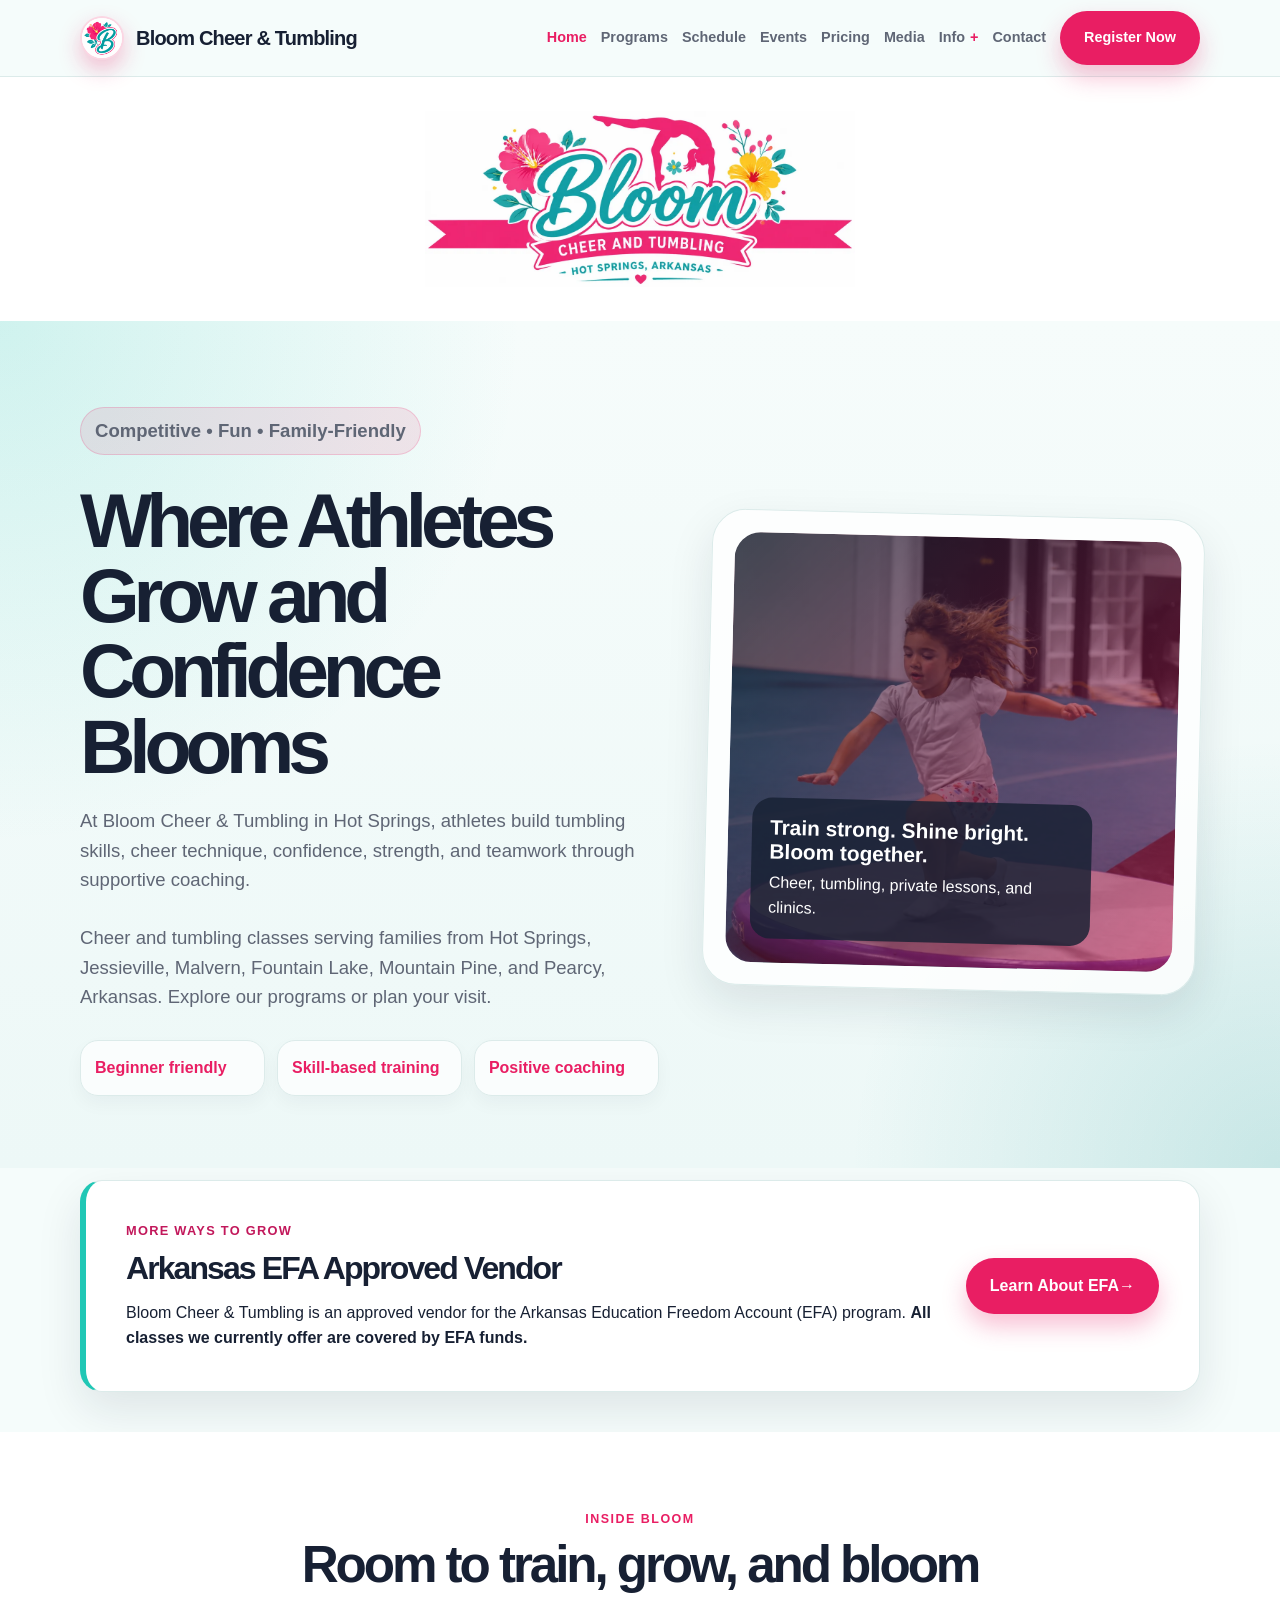
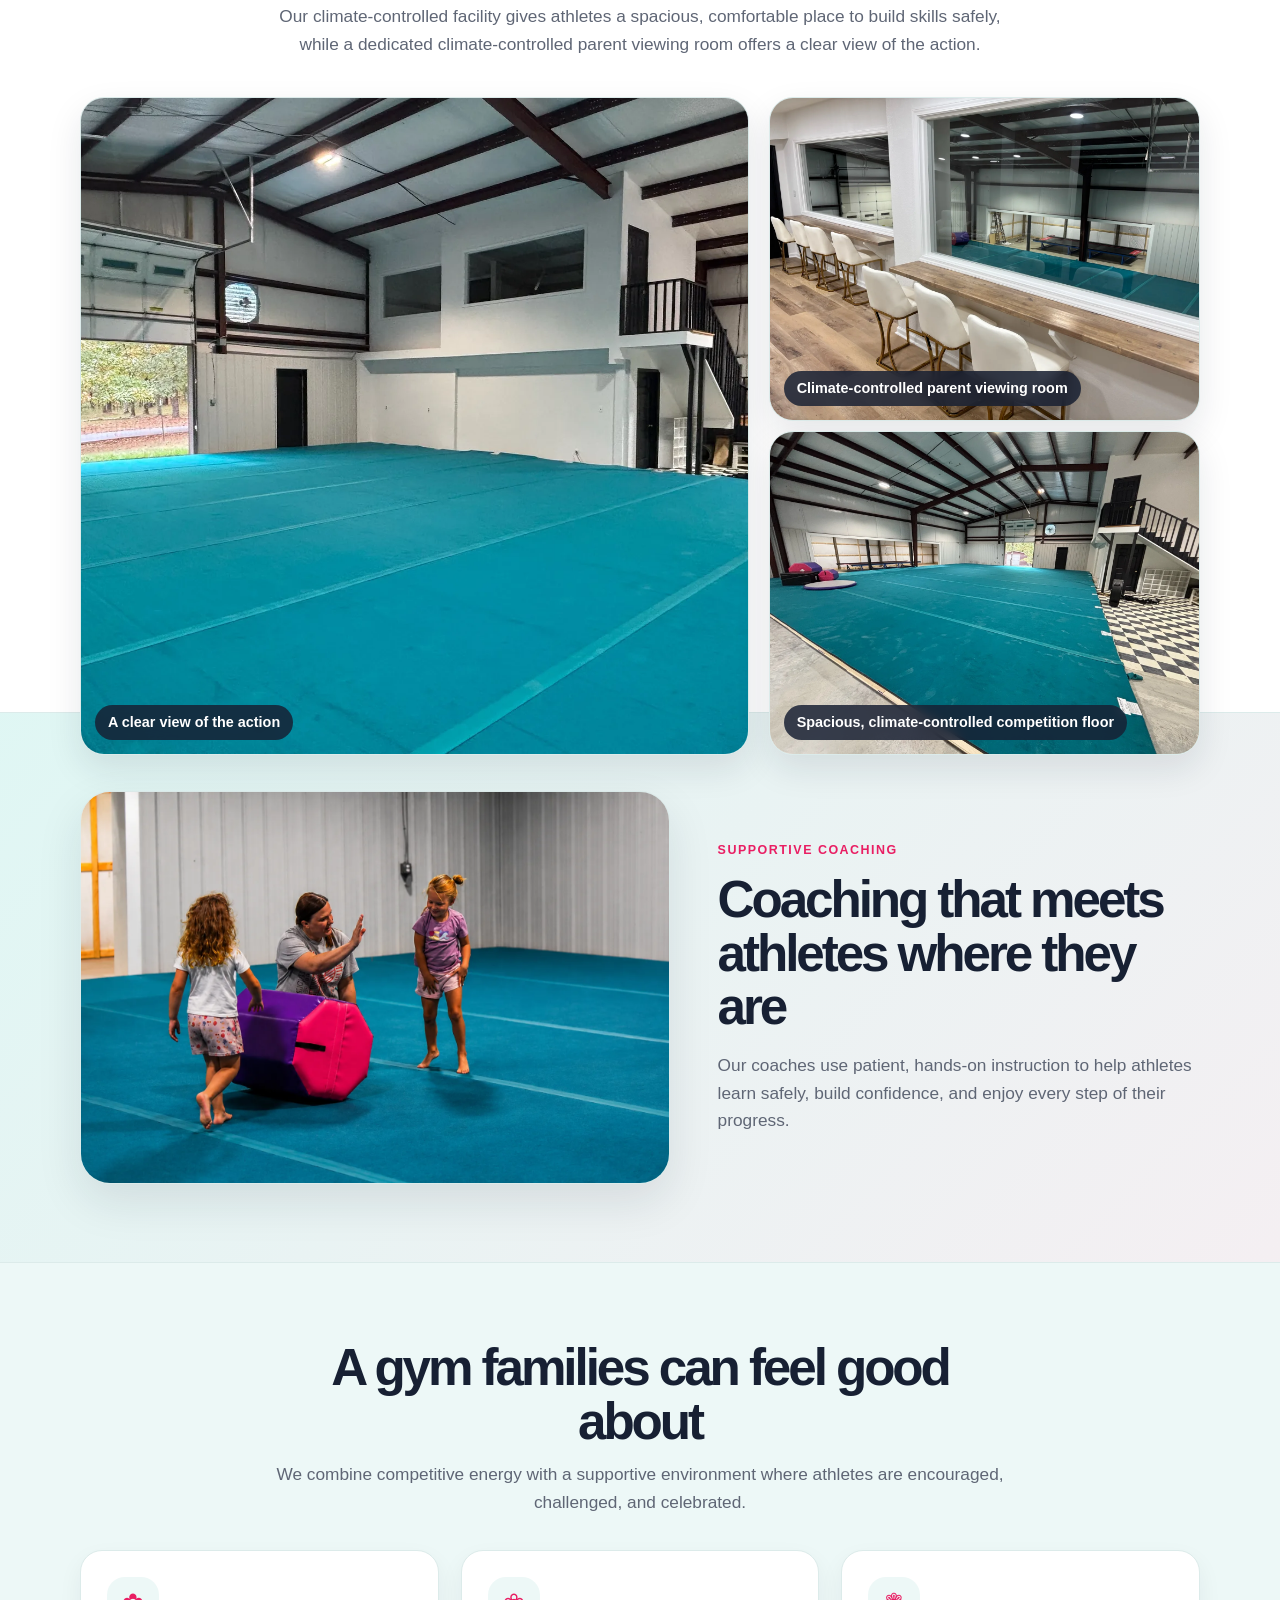
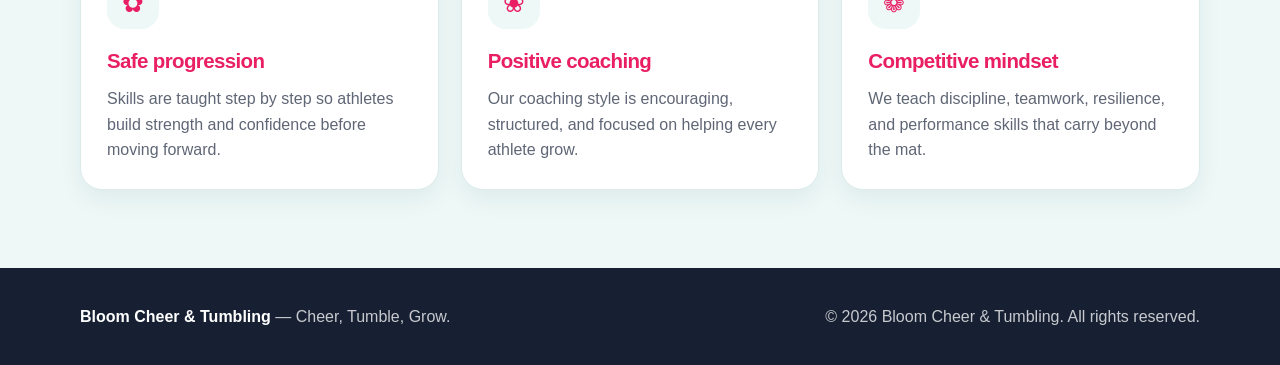
<file: index.html>
<!DOCTYPE html>
<html lang="en">
<head>
  <meta charset="UTF-8" />
  <meta name="viewport" content="width=device-width, initial-scale=1.0" />
  <title>Bloom Cheer & Tumbling | Cheer & Tumbling Classes in Hot Springs, AR</title>
  <meta name="description" content="Cheer and tumbling classes in Hot Springs, AR, serving families from Jessieville, Malvern, Fountain Lake, Mountain Pine, and Pearcy." />
  <link rel="canonical" href="https://bloomcheerandtumbling.com/" />
  <meta property="og:type" content="website" />
  <meta property="og:site_name" content="Bloom Cheer & Tumbling" />
  <meta property="og:title" content="Bloom Cheer & Tumbling | Cheer & Tumbling Classes in Hot Springs, AR" />
  <meta property="og:description" content="Cheer and tumbling classes in Hot Springs, AR, serving families from Jessieville, Malvern, Fountain Lake, Mountain Pine, and Pearcy." />
  <meta property="og:url" content="https://bloomcheerandtumbling.com/" />
  <meta property="og:image" content="https://bloomcheerandtumbling.com/assets/logo/logo_full.webp" />
  <meta property="og:image:alt" content="Bloom Cheer & Tumbling logo" />
  <meta name="twitter:card" content="summary_large_image" />
  <meta name="twitter:title" content="Bloom Cheer & Tumbling | Cheer & Tumbling Classes in Hot Springs, AR" />
  <meta name="twitter:description" content="Cheer and tumbling classes in Hot Springs, AR, serving families from Jessieville, Malvern, Fountain Lake, Mountain Pine, and Pearcy." />
  <meta name="twitter:image" content="https://bloomcheerandtumbling.com/assets/logo/logo_full.webp" />
  <script type="application/ld+json">
    {
      "@context": "https://schema.org",
      "@type": "SportsActivityLocation",
      "@id": "https://bloomcheerandtumbling.com/#business",
      "name": "Bloom Cheer & Tumbling",
      "url": "https://bloomcheerandtumbling.com/",
      "image": "https://bloomcheerandtumbling.com/assets/logo/logo_full.webp",
      "logo": "https://bloomcheerandtumbling.com/assets/logo/logo.webp",
      "email": "coach@bloomcheerandtumbling.com",
      "telephone": "+15012299368",
      "description": "Bloom Cheer & Tumbling offers cheer classes, tumbling classes, private lessons, clinics, and all-star cheer training in Hot Springs, Arkansas.",
      "address": {
        "@type": "PostalAddress",
        "streetAddress": "260 Wagonwheel Terrace",
        "addressLocality": "Hot Springs",
        "addressRegion": "AR",
        "postalCode": "71913",
        "addressCountry": "US"
      },
      "sameAs": [
        "https://www.facebook.com/people/Bloom-Cheer-and-Tumbling/61589331817205/"
      ],
      "areaServed": [
        "Hot Springs, AR",
        "Jessieville, AR",
        "Malvern, AR",
        "Fountain Lake, AR",
        "Mountain Pine, AR",
        "Pearcy, AR",
        "Hot Springs Village, AR",
        "Lake Hamilton, AR"
      ],
      "makesOffer": [
        {
          "@type": "Offer",
          "itemOffered": {
            "@type": "Service",
            "name": "Cheer classes"
          }
        },
        {
          "@type": "Offer",
          "itemOffered": {
            "@type": "Service",
            "name": "Tumbling classes"
          }
        },
        {
          "@type": "Offer",
          "itemOffered": {
            "@type": "Service",
            "name": "Private lessons"
          }
        },
        {
          "@type": "Offer",
          "itemOffered": {
            "@type": "Service",
            "name": "All-star cheer"
          }
        }
      ]
    }
  </script>
  <!-- Google tag (gtag.js) -->
  <script async src="https://www.googletagmanager.com/gtag/js?id=G-JEN015XNBV"></script>
  <script>
    window.dataLayer = window.dataLayer || [];
    function gtag(){dataLayer.push(arguments);}
    gtag('js', new Date());

    gtag('config', 'G-JEN015XNBV');
  </script>
  <link rel="stylesheet" href="css/styles.css?v=20261005-efa" />
  <style>
    .holiday-notice { position: fixed; inset: 0; margin: auto; width: min(90%, 460px); height: fit-content; border: 0; border-radius: 20px; padding: 2.25rem; text-align: center; color: #173c3b; box-shadow: 0 20px 60px rgba(0, 0, 0, .25); }
    .holiday-notice::backdrop { background: rgba(15, 38, 38, .65); }
    .holiday-notice h2 { margin: .4rem 0 1rem; font-size: 1.8rem; }
    .holiday-notice p { line-height: 1.6; }
    .holiday-notice .holiday-label { color: #a05b33; font-weight: 700; text-transform: uppercase; letter-spacing: .1em; font-size: .8rem; }
    .holiday-notice button { margin-top: .75rem; cursor: pointer; }
  </style>
</head><body>
  <dialog class="holiday-notice" id="holidayNotice" aria-labelledby="holidayNoticeTitle" aria-describedby="holidayNoticeMessage">
    <p class="holiday-label">Holiday announcement</p>
    <h2 id="holidayNoticeTitle">Closed for Thanksgiving</h2>
    <p id="holidayNoticeMessage">Bloom Cheer &amp; Tumbling is closed this week for the Thanksgiving holidays. We wish you and your family a wonderful Thanksgiving!</p>
    <form method="dialog"><button class="button button-primary" autofocus>Close</button></form>
  </dialog>
  <header>
    <div class="container nav">
      <a href="./" class="logo" aria-label="Bloom Cheer & Tumbling home">
        <img class="logo-mark" src="assets/logo/logo.webp" alt="" />
        <span>Bloom Cheer & Tumbling</span>
      </a>

      <button class="mobile-menu-button" id="menuButton" aria-label="Open navigation menu">
        Menu
      </button>

      <nav class="nav-links" id="navLinks" aria-label="Main navigation">
        <a href="./" class="active">Home</a>
        <a href="programs.html">Programs</a>
        <a href="schedule.html">Schedule</a>
        <a href="https://app.jackrabbitclass.com/eventcalendar.asp?orgID=558359">Events</a>
        <a href="pricing.html">Pricing</a>
        <a href="media.html">Media</a>
        <details class="nav-dropdown">
          <summary>Info</summary>
          <div class="nav-dropdown-menu">
            <a href="all-star-info.html" hidden>All Star Info</a>
            <a href="about.html">About</a>
            <a href="faq.html">FAQ</a>
          </div>
        </details>
        <a href="contact.html">Contact</a>
        <a href="register.html" class="button button-primary">Register Now</a>
      </nav>
    </div>
  </header>
  <main>
    <section class="brand-strip" aria-label="Bloom Cheer & Tumbling logo">
      <div class="container">
        <img src="assets/logo/logo_full.webp" alt="Bloom Cheer & Tumbling" />
      </div>
    </section>

<section class="hero">
      <div class="container hero-grid">
        <div>
          <p class="eyebrow">Competitive &bull; Fun &bull; Family-Friendly</p>
          <h1>Where Athletes Grow and Confidence Blooms</h1>
          <p>
            At Bloom Cheer &amp; Tumbling in Hot Springs, athletes build tumbling skills,
            cheer technique, confidence, strength, and teamwork through supportive coaching.
          </p>

          <p class="service-area">
            Cheer and tumbling classes serving families from Hot Springs, Jessieville, Malvern,
            Fountain Lake, Mountain Pine, and Pearcy, Arkansas.
            <a href="programs.html">Explore our programs</a> or <a href="contact.html">plan your visit</a>.
          </p>

          <div class="hero-points" aria-label="Highlights">
            <div class="hero-point">Beginner friendly</div>
            <div class="hero-point">Skill-based training</div>
            <div class="hero-point">Positive coaching</div>
          </div>
        </div>

        <div class="hero-card">
          <div class="photo-placeholder" role="img" aria-label="Young athlete building confidence during beginner tumbling practice at Bloom Cheer and Tumbling">
            <div class="photo-caption">
              <strong>Train strong. Shine bright. Bloom together.</strong>
              <span>Cheer, tumbling, private lessons, and clinics.</span>
            </div>
          </div>
        </div>
      </div>
    </section>

    <section class="efa-section" aria-labelledby="efa-heading">
      <div class="container">
        <div class="efa-callout">
          <div>
            <p class="efa-label">More ways to grow</p>
            <h2 id="efa-heading">Arkansas EFA Approved Vendor</h2>
            <p>Bloom Cheer &amp; Tumbling is an approved vendor for the Arkansas Education Freedom Account (EFA) program. <strong>All classes we currently offer are covered by EFA funds.</strong></p>
          </div>
          <a href="faq.html#efa" class="button button-primary">Learn About EFA <span aria-hidden="true">&rarr;</span></a>
        </div>
      </div>
    </section>

    <section class="facility-section" aria-labelledby="facility-heading">
      <div class="container">
        <div class="section-heading center">
          <div class="section-label">Inside Bloom</div>
          <h2 id="facility-heading">Room to train, grow, and bloom</h2>
          <p>
            Our climate-controlled facility gives athletes a spacious, comfortable place to build skills safely,
            while a dedicated climate-controlled parent viewing room offers a clear view of the action.
          </p>
        </div>

        <div class="facility-gallery">
          <figure class="facility-photo facility-photo-main">
            <img src="assets/photos/facility/bloom-cheer-tumbling-hot-springs-gym-floor.webp" alt="Bloom Cheer &amp; Tumbling gym floor and elevated parent viewing room in Hot Springs, Arkansas" width="1600" height="1200" loading="lazy" decoding="async" />
            <figcaption>A clear view of the action</figcaption>
          </figure>

          <div class="facility-photo-stack">
            <figure class="facility-photo">
              <img src="assets/photos/facility/parent-viewing-room-bloom-cheer-tumbling.webp" alt="Parent viewing room at Bloom Cheer &amp; Tumbling overlooking the training floor" width="1600" height="1200" loading="lazy" decoding="async" />
              <figcaption>Climate-controlled parent viewing room</figcaption>
            </figure>

            <figure class="facility-photo">
              <img src="assets/photos/facility/bloom-cheer-tumbling-hot-springs-competition-floor.webp" alt="Teal competition floor at Bloom Cheer &amp; Tumbling in Hot Springs, Arkansas" width="1600" height="1200" loading="lazy" decoding="async" />
              <figcaption>Spacious, climate-controlled competition floor</figcaption>
            </figure>
          </div>
        </div>
      </div>
    </section>

    <section class="coaching-section" aria-labelledby="coaching-heading">
      <div class="container coaching-feature">
        <div class="coaching-photo">
          <img src="assets/photos/about/supportive-youth-tumbling-coach-hot-springs.webp" alt="Coach encouraging young athletes during beginner tumbling practice at Bloom Cheer and Tumbling in Hot Springs" width="1536" height="1024" loading="lazy" decoding="async" />
        </div>

        <div class="coaching-content">
          <div class="section-label">Supportive coaching</div>
          <h2 id="coaching-heading">Coaching that meets athletes where they are</h2>
          <p>
            Our coaches use patient, hands-on instruction to help athletes learn safely,
            build confidence, and enjoy every step of their progress.
          </p>
        </div>
      </div>
    </section>

<section class="soft-section">
      <div class="container">
        <div class="section-heading center">
          <h2>A gym families can feel good about</h2>
          <p>
            We combine competitive energy with a supportive environment where athletes are encouraged, challenged, and celebrated.
          </p>
        </div>

        <div class="why-grid">
          <article class="card">
            <div class="card-icon">&#10047;</div>
            <h3>Safe progression</h3>
            <p>Skills are taught step by step so athletes build strength and confidence before moving forward.</p>
          </article>

          <article class="card">
            <div class="card-icon">&#10048;</div>
            <h3>Positive coaching</h3>
            <p>Our coaching style is encouraging, structured, and focused on helping every athlete grow.</p>
          </article>

          <article class="card">
            <div class="card-icon">&#10049;</div>
            <h3>Competitive mindset</h3>
            <p>We teach discipline, teamwork, resilience, and performance skills that carry beyond the mat.</p>
          </article>
        </div>
      </div>
    </section>
  </main>

<footer>
    <div class="container footer-grid">
      <p><strong>Bloom Cheer & Tumbling</strong> &mdash; Cheer, Tumble, Grow.</p>
      <p>&copy; <span id="year"></span> Bloom Cheer & Tumbling. All rights reserved.</p>
    </div>
  </footer>

  <script>
    // Hide the announcement at 8:00 a.m. Central Time on November 29.
    const holidayNotice = document.getElementById('holidayNotice');
    const holidayNoticeRemaining = Date.parse('2026-11-29T14:00:00Z') - Date.now();
    if (holidayNoticeRemaining > 0) {
      holidayNotice.showModal();
      setTimeout(() => holidayNotice.close(), holidayNoticeRemaining);
    }
  </script>
  <script src="js/media.js"></script>
  <script src="js/main.js"></script></body>
</html>
</file>
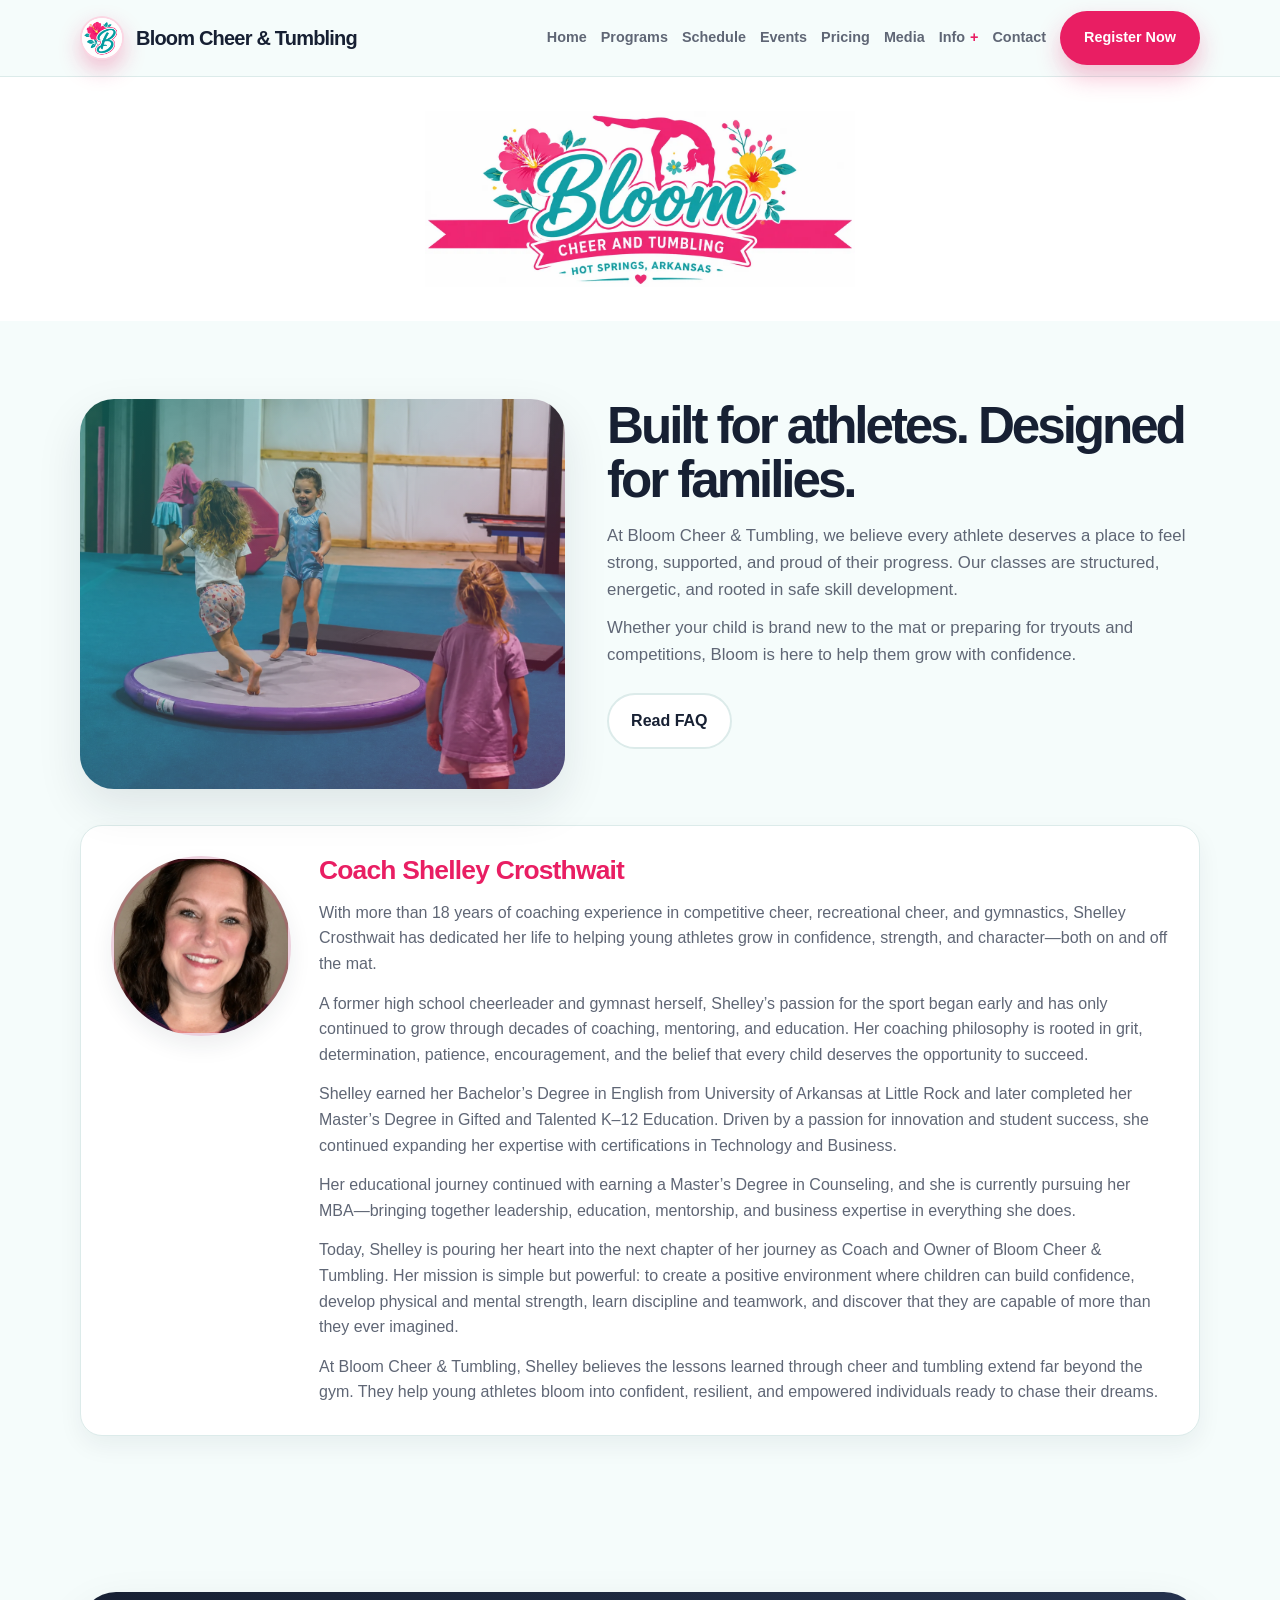
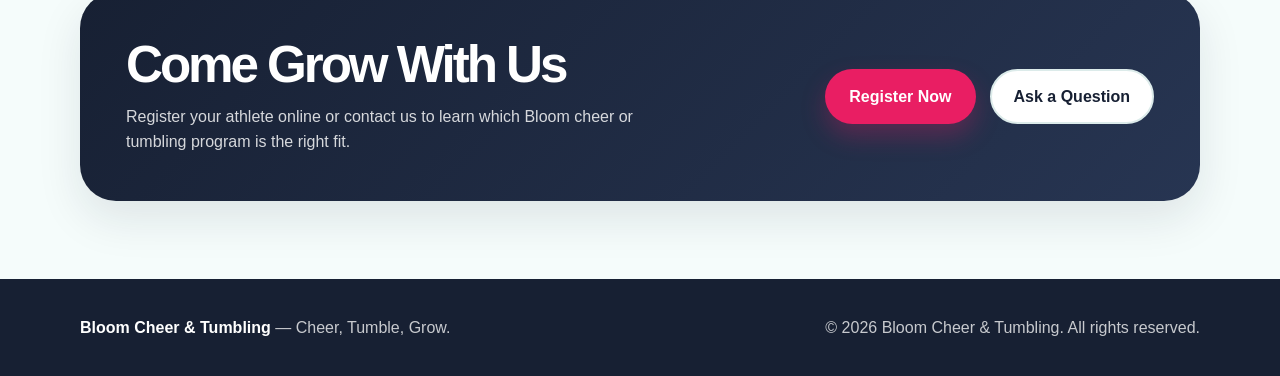
<file: about.html>
﻿<!DOCTYPE html>
<html lang="en">
<head>
  <meta charset="UTF-8" />
  <meta name="viewport" content="width=device-width, initial-scale=1.0" />
  <title>About Bloom Cheer & Tumbling in Hot Springs, AR</title>
  <meta name="description" content="Meet Coach Shelley and learn about Bloom Cheer & Tumbling, a positive cheer and tumbling gym helping athletes grow in Hot Springs, Arkansas." />
  <link rel="canonical" href="https://bloomcheerandtumbling.com/about.html" />
  <meta property="og:type" content="website" />
  <meta property="og:site_name" content="Bloom Cheer & Tumbling" />
  <meta property="og:title" content="About Bloom Cheer & Tumbling" />
  <meta property="og:description" content="Learn about Bloom Cheer & Tumbling, Coach Shelley Crosthwait, and the gym mission for athletes and families." />
  <meta property="og:url" content="https://bloomcheerandtumbling.com/about.html" />
  <meta property="og:image" content="https://bloomcheerandtumbling.com/assets/logo/logo_full.webp" />
  <meta property="og:image:alt" content="Bloom Cheer & Tumbling logo" />
  <meta name="twitter:card" content="summary_large_image" />
  <meta name="twitter:title" content="About Bloom Cheer & Tumbling" />
  <meta name="twitter:description" content="Learn about Bloom Cheer & Tumbling, Coach Shelley Crosthwait, and the gym mission for athletes and families." />
  <meta name="twitter:image" content="https://bloomcheerandtumbling.com/assets/logo/logo_full.webp" />
  <script type="application/ld+json">
    {
      "@context": "https://schema.org",
      "@type": "SportsActivityLocation",
      "@id": "https://bloomcheerandtumbling.com/#business",
      "name": "Bloom Cheer & Tumbling",
      "url": "https://bloomcheerandtumbling.com/",
      "image": "https://bloomcheerandtumbling.com/assets/logo/logo_full.webp",
      "logo": "https://bloomcheerandtumbling.com/assets/logo/logo.webp",
      "email": "coach@bloomcheerandtumbling.com",
      "telephone": "+15012299368",
      "description": "Bloom Cheer & Tumbling offers cheer, tumbling, private lessons, and all-star cheer training in Hot Springs, Arkansas.",
      "address": {
        "@type": "PostalAddress",
        "streetAddress": "260 Wagonwheel Terrace",
        "addressLocality": "Hot Springs",
        "addressRegion": "AR",
        "postalCode": "71913",
        "addressCountry": "US"
      },
      "sameAs": [
        "https://www.facebook.com/people/Bloom-Cheer-and-Tumbling/61589331817205/"
      ],
      "areaServed": {
        "@type": "City",
        "name": "Hot Springs"
      },
      "makesOffer": [
        {
          "@type": "Offer",
          "itemOffered": {
            "@type": "Service",
            "name": "Cheer classes"
          }
        },
        {
          "@type": "Offer",
          "itemOffered": {
            "@type": "Service",
            "name": "Tumbling classes"
          }
        },
        {
          "@type": "Offer",
          "itemOffered": {
            "@type": "Service",
            "name": "Private lessons"
          }
        },
        {
          "@type": "Offer",
          "itemOffered": {
            "@type": "Service",
            "name": "All-star cheer"
          }
        }
      ]
    }
  </script>
  <!-- Google tag (gtag.js) -->
  <script async src="https://www.googletagmanager.com/gtag/js?id=G-JEN015XNBV"></script>
  <script>
    window.dataLayer = window.dataLayer || [];
    function gtag(){dataLayer.push(arguments);}
    gtag('js', new Date());

    gtag('config', 'G-JEN015XNBV');
  </script>
  <link rel="stylesheet" href="css/styles.css" />
</head><body>
  <header>
    <div class="container nav">
      <a href="./" class="logo" aria-label="Bloom Cheer & Tumbling home">
        <img class="logo-mark" src="assets/logo/logo.webp" alt="" />
        <span>Bloom Cheer & Tumbling</span>
      </a>

      <button class="mobile-menu-button" id="menuButton" aria-label="Open navigation menu">
        Menu
      </button>

      <nav class="nav-links" id="navLinks" aria-label="Main navigation">
        <a href="./">Home</a>
        <a href="programs.html">Programs</a>
        <a href="schedule.html">Schedule</a>
        <a href="https://app.jackrabbitclass.com/eventcalendar.asp?orgID=558359">Events</a>
        <a href="pricing.html">Pricing</a>
        <a href="media.html">Media</a>
        <details class="nav-dropdown">
          <summary>Info</summary>
          <div class="nav-dropdown-menu">
            <a href="all-star-info.html" hidden>All Star Info</a>
            <a href="about.html" class="active">About</a>
            <a href="faq.html">FAQ</a>
          </div>
        </details>
        <a href="contact.html">Contact</a>
        <a href="register.html" class="button button-primary">Register Now</a>
      </nav>
    </div>
  </header>
  <main>
<section class="brand-strip" aria-label="Bloom Cheer & Tumbling logo">
      <div class="container">
        <img src="assets/logo/logo_full.webp" alt="Bloom Cheer & Tumbling" />
      </div>
    </section>

<section id="about">
      <div class="container">
        <div class="about-grid">
          <div class="about-image" role="img" aria-label="Young athletes smiling and encouraging one another during tumbling class at Bloom Cheer and Tumbling in Hot Springs"></div>
          <div class="about-content">
            <h1>Built for athletes. Designed for families.</h1>
            <div class="about-intro">
              <p>
                At Bloom Cheer &amp; Tumbling, we believe every athlete deserves a place to feel strong,
                supported, and proud of their progress. Our classes are structured, energetic, and rooted
                in safe skill development.
              </p>
              <p>
                Whether your child is brand new to the mat or preparing for tryouts and competitions,
                Bloom is here to help them grow with confidence.
              </p>
            </div>
            <div class="hero-actions" style="margin-top: 24px; margin-bottom: 0;">
              <a href="faq.html" class="button button-secondary">Read FAQ</a>
            </div>
          </div>
        </div>

        <div class="coach-bio">
          <div class="coach-bio-photo" role="img" aria-label="Coach Shelley Crosthwait headshot placeholder"></div>
          <div>
            <h3>Coach Shelley Crosthwait</h3>
            <p>
              With more than 18 years of coaching experience in competitive cheer, recreational cheer, and gymnastics, Shelley Crosthwait has dedicated her life to helping young athletes grow in confidence, strength, and character&mdash;both on and off the mat.
            </p>
            <p>
              A former high school cheerleader and gymnast herself, Shelley&rsquo;s passion for the sport began early and has only continued to grow through decades of coaching, mentoring, and education. Her coaching philosophy is rooted in grit, determination, patience, encouragement, and the belief that every child deserves the opportunity to succeed.
            </p>
            <p>
              Shelley earned her Bachelor&rsquo;s Degree in English from University of Arkansas at Little Rock and later completed her Master&rsquo;s Degree in Gifted and Talented K&ndash;12 Education. Driven by a passion for innovation and student success, she continued expanding her expertise with certifications in Technology and Business.
            </p>
            <p>
              Her educational journey continued with earning a Master&rsquo;s Degree in Counseling, and she is currently pursuing her MBA&mdash;bringing together leadership, education, mentorship, and business expertise in everything she does.
            </p>
            <p>
              Today, Shelley is pouring her heart into the next chapter of her journey as Coach and Owner of Bloom Cheer &amp; Tumbling. Her mission is simple but powerful: to create a positive environment where children can build confidence, develop physical and mental strength, learn discipline and teamwork, and discover that they are capable of more than they ever imagined.
            </p>
            <p>
              At Bloom Cheer &amp; Tumbling, Shelley believes the lessons learned through cheer and tumbling extend far beyond the gym. They help young athletes bloom into confident, resilient, and empowered individuals ready to chase their dreams.
            </p>
          </div>
        </div>
      </div>
    </section>

    <section class="cta-section">
      <div class="container">
        <div class="cta">
          <div>
            <h2>Come Grow With Us</h2>
            <p>Register your athlete online or contact us to learn which Bloom cheer or tumbling program is the right fit.</p>
          </div>
          <div class="cta-actions">
            <a href="register.html" class="button button-primary">Register Now</a>
            <a href="contact.html" class="button button-secondary">Ask a Question</a>
          </div>
        </div>
      </div>
    </section>
  </main>

<footer>
    <div class="container footer-grid">
      <p><strong>Bloom Cheer & Tumbling</strong> &mdash; Cheer, Tumble, Grow.</p>
      <p>&copy; <span id="year"></span> Bloom Cheer & Tumbling. All rights reserved.</p>
    </div>
  </footer>

  <script src="js/media.js"></script>
  <script src="js/main.js"></script></body>
</html>
</file>
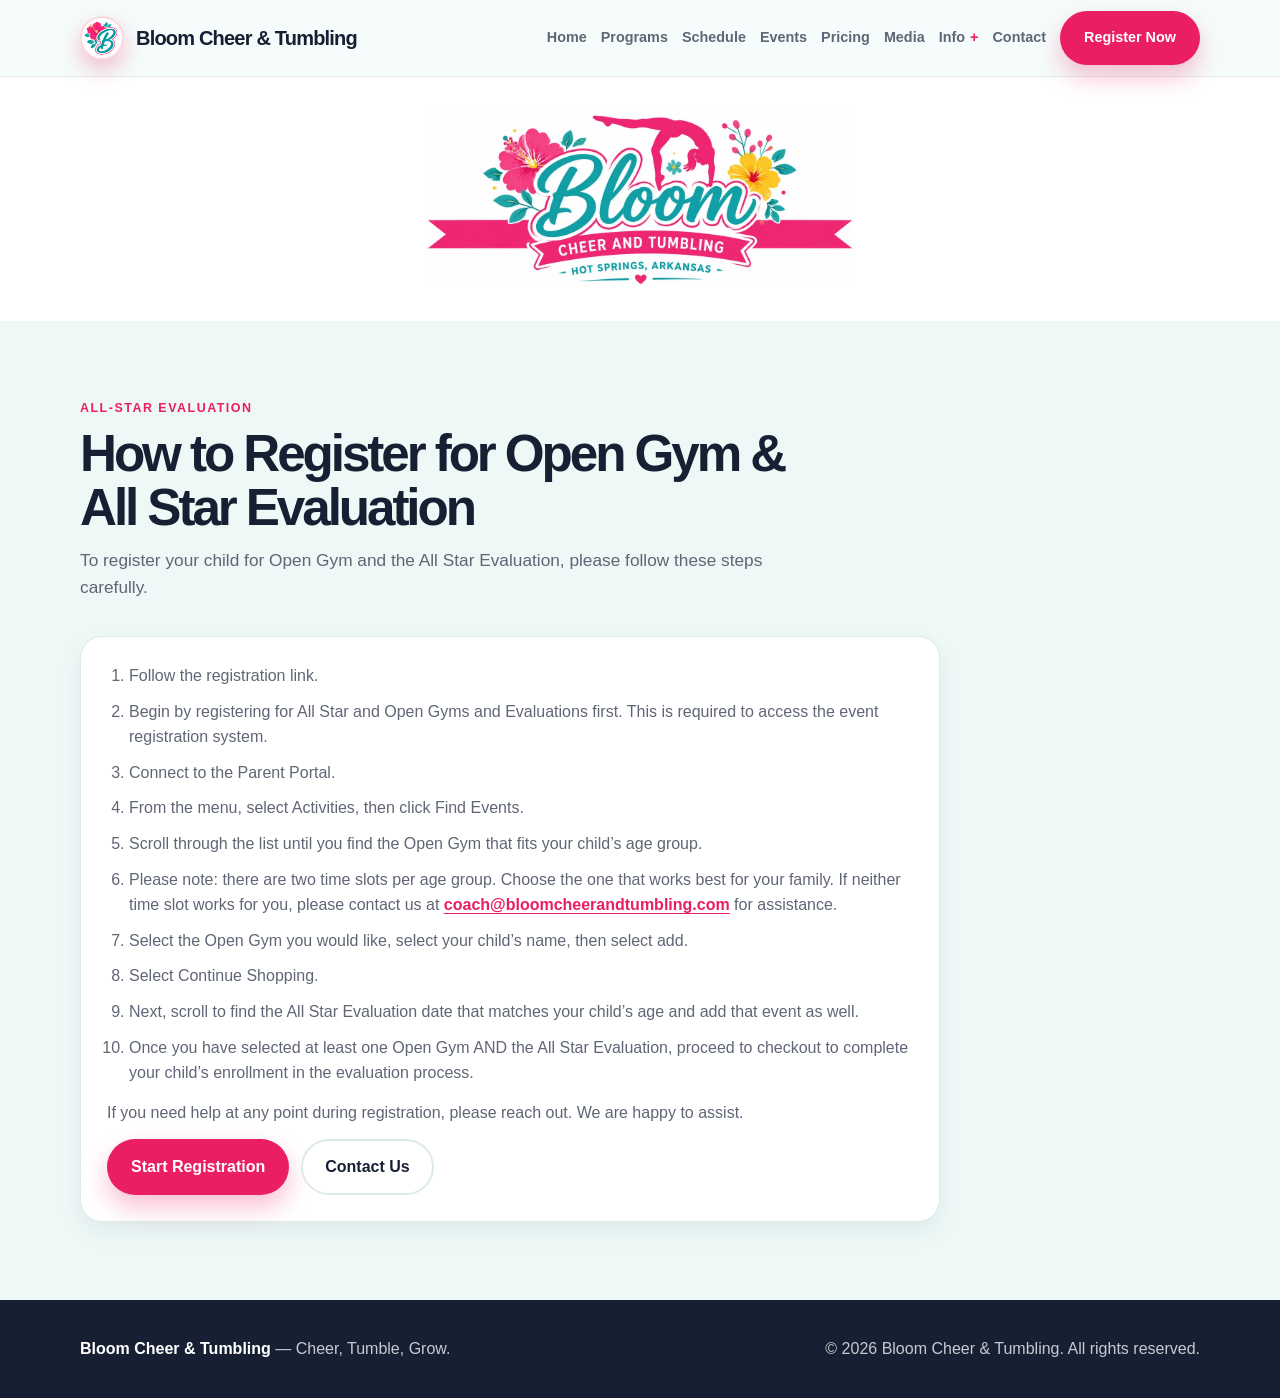
<file: all-star-evaluation-registration.html>
<!DOCTYPE html>
<html lang="en">
<head>
  <meta charset="UTF-8" />
  <meta name="viewport" content="width=device-width, initial-scale=1.0" />
  <title>All-Star Evaluation Registration | Bloom Cheer &amp; Tumbling</title>
  <meta name="description" content="Learn how to register for Open Gym and All Star Evaluation at Bloom Cheer & Tumbling." />
  <link rel="canonical" href="https://bloomcheerandtumbling.com/all-star-evaluation-registration.html" />
  <meta property="og:type" content="website" />
  <meta property="og:site_name" content="Bloom Cheer & Tumbling" />
  <meta property="og:title" content="All-Star Evaluation Registration | Bloom Cheer & Tumbling" />
  <meta property="og:description" content="Learn how to register for Open Gym and All Star Evaluation at Bloom Cheer & Tumbling." />
  <meta property="og:url" content="https://bloomcheerandtumbling.com/all-star-evaluation-registration.html" />
  <meta property="og:image" content="https://bloomcheerandtumbling.com/assets/logo/logo_full.webp" />
  <meta property="og:image:alt" content="Bloom Cheer & Tumbling logo" />
  <meta name="twitter:card" content="summary_large_image" />
  <meta name="twitter:title" content="All-Star Evaluation Registration | Bloom Cheer & Tumbling" />
  <meta name="twitter:description" content="Learn how to register for Open Gym and All Star Evaluation at Bloom Cheer & Tumbling." />
  <meta name="twitter:image" content="https://bloomcheerandtumbling.com/assets/logo/logo_full.webp" />
  <script type="application/ld+json">
    {
      "@context": "https://schema.org",
      "@type": "SportsActivityLocation",
      "@id": "https://bloomcheerandtumbling.com/#business",
      "name": "Bloom Cheer & Tumbling",
      "url": "https://bloomcheerandtumbling.com/",
      "image": "https://bloomcheerandtumbling.com/assets/logo/logo_full.webp",
      "logo": "https://bloomcheerandtumbling.com/assets/logo/logo.webp",
      "email": "coach@bloomcheerandtumbling.com",
      "telephone": "+15012299368",
      "description": "Bloom Cheer & Tumbling offers cheer, tumbling, private lessons, and all-star cheer training in Hot Springs, Arkansas.",
      "address": {
        "@type": "PostalAddress",
        "streetAddress": "260 Wagonwheel Terrace",
        "addressLocality": "Hot Springs",
        "addressRegion": "AR",
        "postalCode": "71913",
        "addressCountry": "US"
      },
      "sameAs": [
        "https://www.facebook.com/people/Bloom-Cheer-and-Tumbling/61589331817205/"
      ],
      "areaServed": {
        "@type": "City",
        "name": "Hot Springs"
      },
      "makesOffer": [
        {
          "@type": "Offer",
          "itemOffered": {
            "@type": "Service",
            "name": "Cheer classes"
          }
        },
        {
          "@type": "Offer",
          "itemOffered": {
            "@type": "Service",
            "name": "Tumbling classes"
          }
        },
        {
          "@type": "Offer",
          "itemOffered": {
            "@type": "Service",
            "name": "Private lessons"
          }
        },
        {
          "@type": "Offer",
          "itemOffered": {
            "@type": "Service",
            "name": "All-star cheer"
          }
        }
      ]
    }
  </script>
  <!-- Google tag (gtag.js) -->
  <script async src="https://www.googletagmanager.com/gtag/js?id=G-JEN015XNBV"></script>
  <script>
    window.dataLayer = window.dataLayer || [];
    function gtag(){dataLayer.push(arguments);}
    gtag('js', new Date());

    gtag('config', 'G-JEN015XNBV');
  </script>
  <link rel="stylesheet" href="css/styles.css" />
</head><body>
  <header>
    <div class="container nav">
      <a href="./" class="logo" aria-label="Bloom Cheer & Tumbling home">
        <img class="logo-mark" src="assets/logo/logo.webp" alt="" />
        <span>Bloom Cheer & Tumbling</span>
      </a>

      <button class="mobile-menu-button" id="menuButton" aria-label="Open navigation menu">
        Menu
      </button>

      <nav class="nav-links" id="navLinks" aria-label="Main navigation">
        <a href="./">Home</a>
        <a href="programs.html">Programs</a>
        <a href="schedule.html">Schedule</a>
        <a href="https://app.jackrabbitclass.com/eventcalendar.asp?orgID=558359">Events</a>
        <a href="pricing.html">Pricing</a>
        <a href="media.html">Media</a>
        <details class="nav-dropdown">
          <summary>Info</summary>
          <div class="nav-dropdown-menu">
            <a href="all-star-info.html" hidden>All Star Info</a>
            <a href="about.html">About</a>
            <a href="faq.html">FAQ</a>
          </div>
        </details>
        <a href="contact.html">Contact</a>
        <a href="register.html" class="button button-primary">Register Now</a>
      </nav>
    </div>
  </header>
  <main>
<section class="brand-strip" aria-label="Bloom Cheer & Tumbling logo">
      <div class="container">
        <img src="assets/logo/logo_full.webp" alt="Bloom Cheer & Tumbling" />
      </div>
    </section>

<section id="all-star-registration" class="soft-section">
      <div class="container">
        <div class="section-heading">
          <div class="section-label">All-Star Evaluation</div>
          <h1>How to Register for Open Gym &amp; All Star Evaluation</h1>
          <p>To register your child for Open Gym and the All Star Evaluation, please follow these steps carefully.</p>
        </div>

        <article class="registration-card registration-instructions">
          <ol>
            <li>Follow the registration link.</li>
            <li>Begin by registering for All Star and Open Gyms and Evaluations first. This is required to access the event registration system.</li>
            <li>Connect to the Parent Portal.</li>
            <li>From the menu, select Activities, then click Find Events.</li>
            <li>Scroll through the list until you find the Open Gym that fits your child&rsquo;s age group.</li>
            <li>Please note: there are two time slots per age group. Choose the one that works best for your family. If neither time slot works for you, please contact us at <a href="mailto:coach@bloomcheerandtumbling.com">coach@bloomcheerandtumbling.com</a> for assistance.</li>
            <li>Select the Open Gym you would like, select your child&rsquo;s name, then select add.</li>
            <li>Select Continue Shopping.</li>
            <li>Next, scroll to find the All Star Evaluation date that matches your child&rsquo;s age and add that event as well.</li>
            <li>Once you have selected at least one Open Gym AND the All Star Evaluation, proceed to checkout to complete your child&rsquo;s enrollment in the evaluation process.</li>
          </ol>

          <p>If you need help at any point during registration, please reach out. We are happy to assist.</p>

          <div class="registration-actions">
            <a href="https://app.jackrabbitclass.com/regv2.asp?id=558359" class="button button-primary" target="_blank" rel="noopener">Start Registration</a>
            <a href="contact.html" class="button button-secondary">Contact Us</a>
          </div>
        </article>
      </div>
    </section>
  </main>

<footer>
    <div class="container footer-grid">
      <p><strong>Bloom Cheer & Tumbling</strong> &mdash; Cheer, Tumble, Grow.</p>
      <p>&copy; <span id="year"></span> Bloom Cheer & Tumbling. All rights reserved.</p>
    </div>
  </footer>

  <script src="js/media.js"></script>
  <script src="js/main.js"></script></body>
</html>
</file>
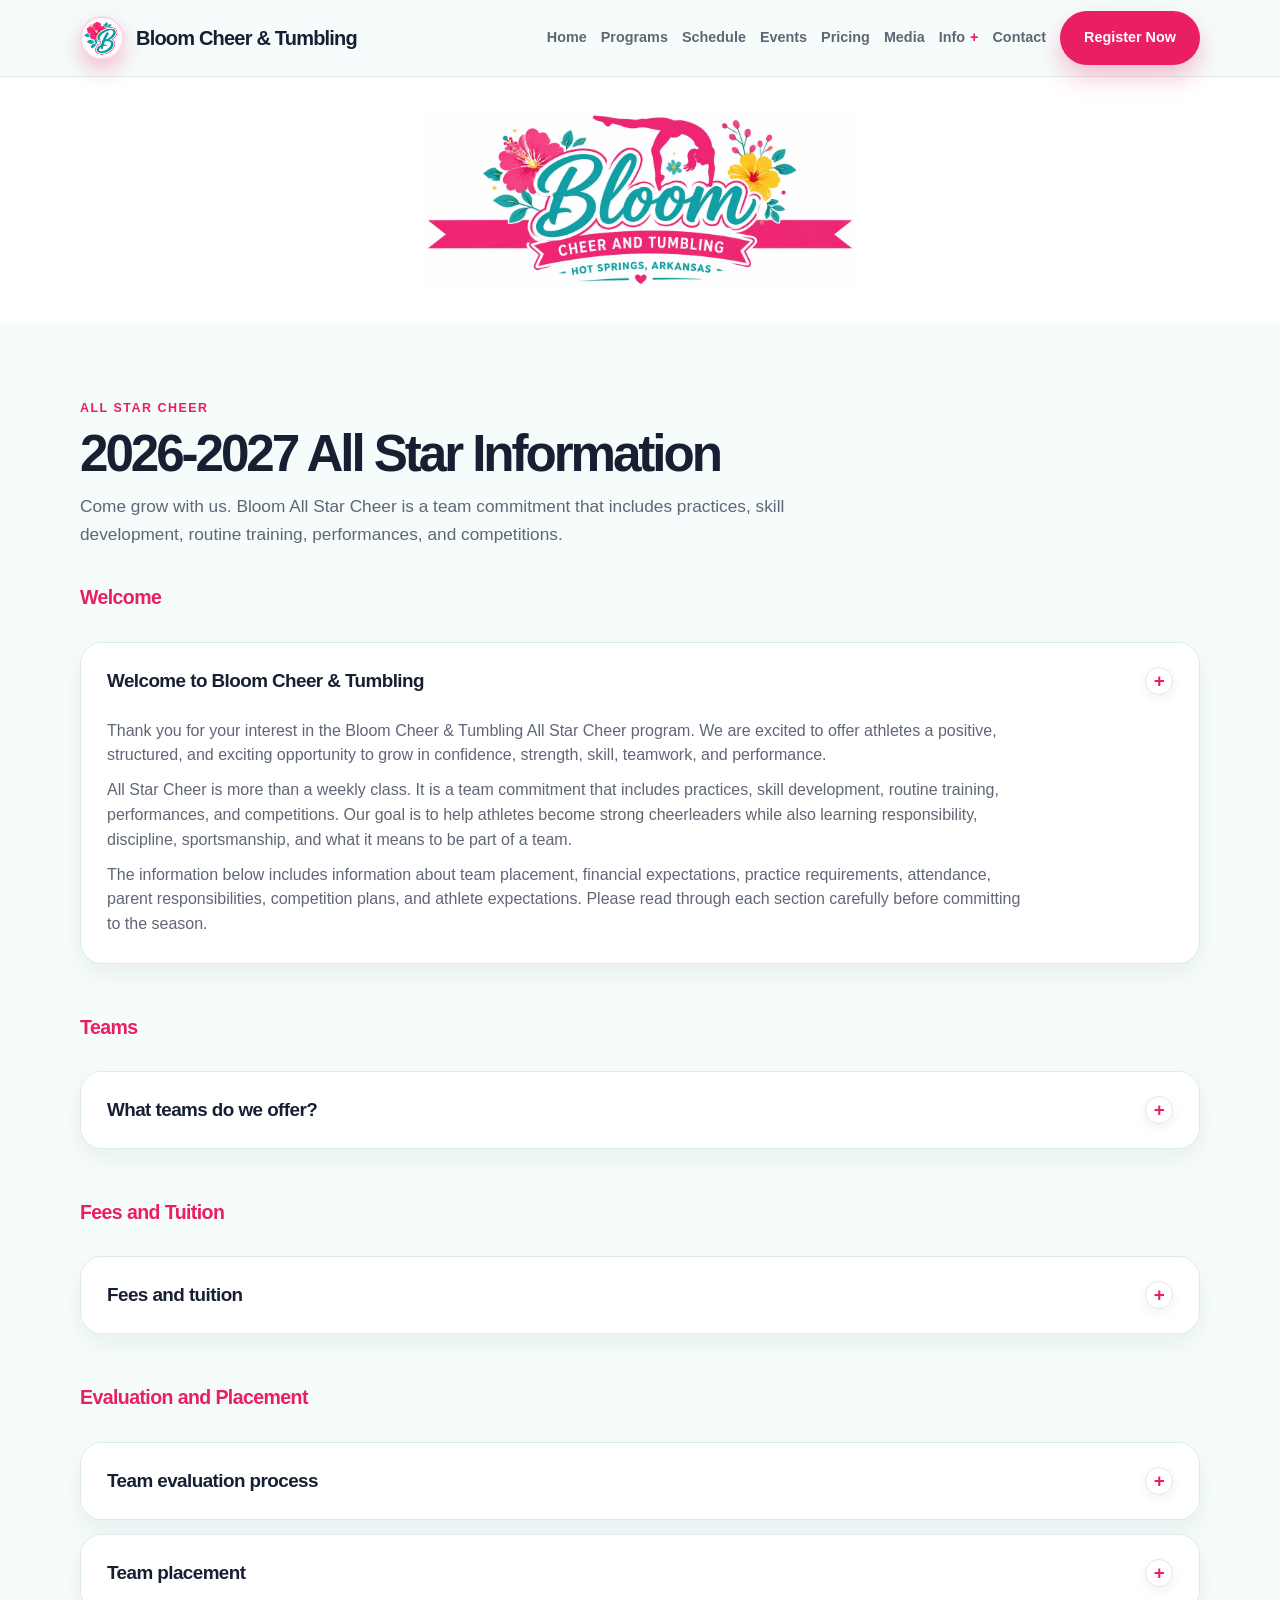
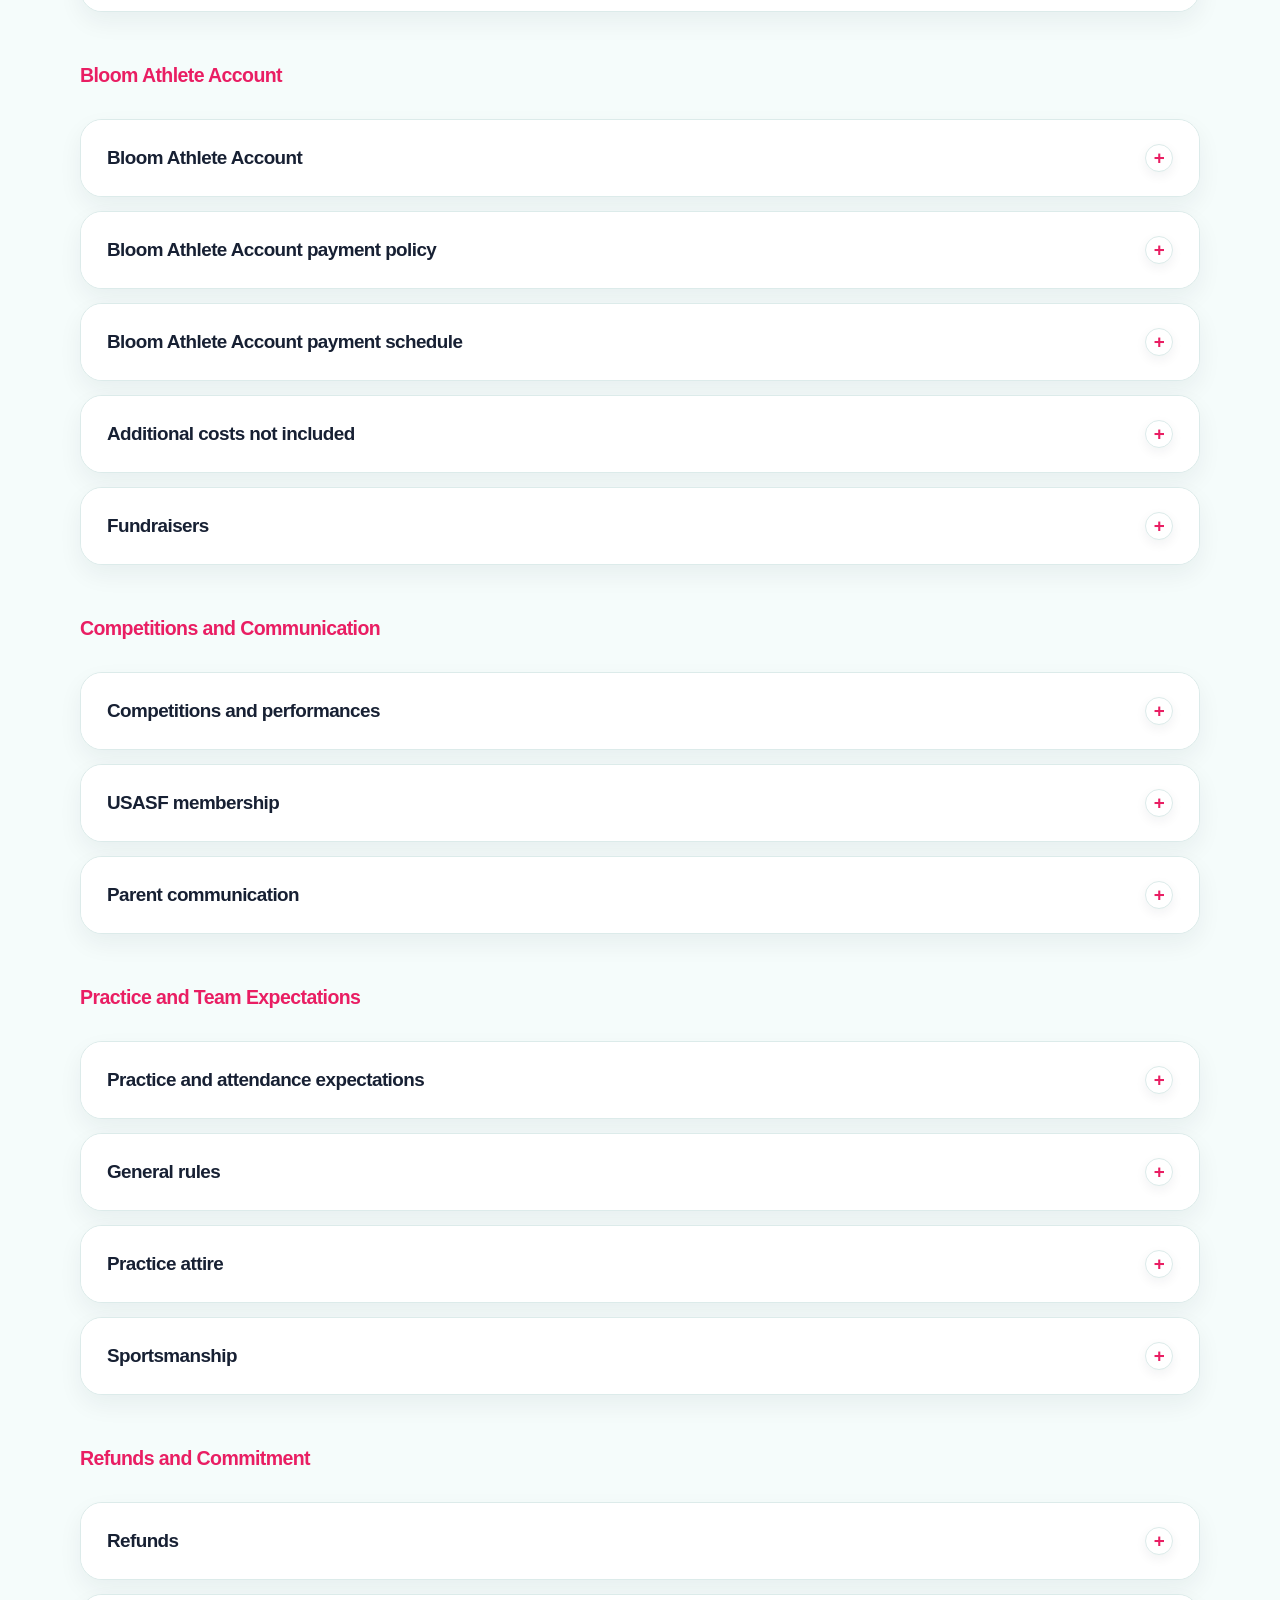
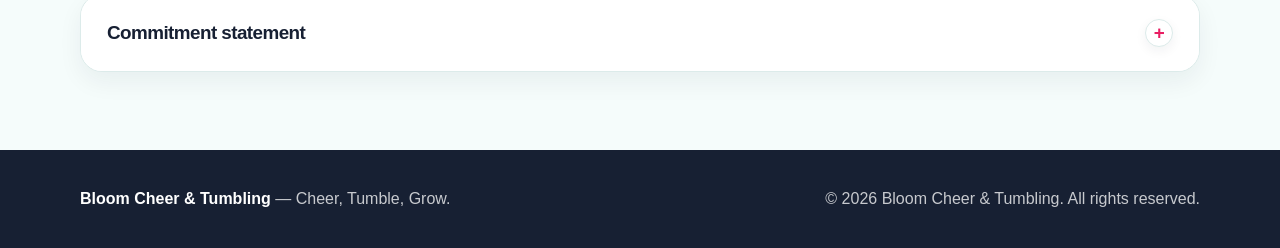
<file: all-star-info.html>
﻿<!DOCTYPE html>
<html lang="en">
<head>
  <meta charset="UTF-8" />
  <meta name="viewport" content="width=device-width, initial-scale=1.0" />
  <title>All Star Cheer in Hot Springs, AR | Bloom Cheer & Tumbling</title>
  <meta name="description" content="Read the Bloom Cheer & Tumbling 2026-2027 All Star Cheer information packet, including teams, tuition, athlete account details, expectations, and policies." />
  <link rel="canonical" href="https://bloomcheerandtumbling.com/all-star-info.html" />
  <meta property="og:type" content="website" />
  <meta property="og:site_name" content="Bloom Cheer & Tumbling" />
  <meta property="og:title" content="All Star Cheer Information | Bloom Cheer & Tumbling" />
  <meta property="og:description" content="Read the Bloom Cheer & Tumbling 2026-2027 All Star Cheer information packet, including teams, tuition, athlete account details, expectations, and policies." />
  <meta property="og:url" content="https://bloomcheerandtumbling.com/all-star-info.html" />
  <meta property="og:image" content="https://bloomcheerandtumbling.com/assets/logo/logo_full.webp" />
  <meta property="og:image:alt" content="Bloom Cheer & Tumbling logo" />
  <meta name="twitter:card" content="summary_large_image" />
  <meta name="twitter:title" content="All Star Cheer Information | Bloom Cheer & Tumbling" />
  <meta name="twitter:description" content="Read the Bloom Cheer & Tumbling 2026-2027 All Star Cheer information packet, including teams, tuition, athlete account details, expectations, and policies." />
  <meta name="twitter:image" content="https://bloomcheerandtumbling.com/assets/logo/logo_full.webp" />
  <script type="application/ld+json">
    {
      "@context": "https://schema.org",
      "@type": "SportsActivityLocation",
      "@id": "https://bloomcheerandtumbling.com/#business",
      "name": "Bloom Cheer & Tumbling",
      "url": "https://bloomcheerandtumbling.com/",
      "image": "https://bloomcheerandtumbling.com/assets/logo/logo_full.webp",
      "logo": "https://bloomcheerandtumbling.com/assets/logo/logo.webp",
      "email": "coach@bloomcheerandtumbling.com",
      "telephone": "+15012299368",
      "description": "Bloom Cheer & Tumbling offers cheer, tumbling, private lessons, and all-star cheer training in Hot Springs, Arkansas.",
      "address": {
        "@type": "PostalAddress",
        "streetAddress": "260 Wagonwheel Terrace",
        "addressLocality": "Hot Springs",
        "addressRegion": "AR",
        "postalCode": "71913",
        "addressCountry": "US"
      },
      "sameAs": [
        "https://www.facebook.com/people/Bloom-Cheer-and-Tumbling/61589331817205/"
      ],
      "areaServed": {
        "@type": "City",
        "name": "Hot Springs"
      },
      "makesOffer": [
        {
          "@type": "Offer",
          "itemOffered": {
            "@type": "Service",
            "name": "Cheer classes"
          }
        },
        {
          "@type": "Offer",
          "itemOffered": {
            "@type": "Service",
            "name": "Tumbling classes"
          }
        },
        {
          "@type": "Offer",
          "itemOffered": {
            "@type": "Service",
            "name": "Private lessons"
          }
        },
        {
          "@type": "Offer",
          "itemOffered": {
            "@type": "Service",
            "name": "All-star cheer"
          }
        }
      ]
    }
  </script>
  <!-- Google tag (gtag.js) -->
  <script async src="https://www.googletagmanager.com/gtag/js?id=G-JEN015XNBV"></script>
  <script>
    window.dataLayer = window.dataLayer || [];
    function gtag(){dataLayer.push(arguments);}
    gtag('js', new Date());

    gtag('config', 'G-JEN015XNBV');
  </script>
  <link rel="stylesheet" href="css/styles.css" />
</head><body>
  <header>
    <div class="container nav">
      <a href="./" class="logo" aria-label="Bloom Cheer & Tumbling home">
        <img class="logo-mark" src="assets/logo/logo.webp" alt="" />
        <span>Bloom Cheer & Tumbling</span>
      </a>

      <button class="mobile-menu-button" id="menuButton" aria-label="Open navigation menu">
        Menu
      </button>

      <nav class="nav-links" id="navLinks" aria-label="Main navigation">
        <a href="./">Home</a>
        <a href="programs.html">Programs</a>
        <a href="schedule.html">Schedule</a>
        <a href="https://app.jackrabbitclass.com/eventcalendar.asp?orgID=558359">Events</a>
        <a href="pricing.html">Pricing</a>
        <a href="media.html">Media</a>
        <details class="nav-dropdown">
          <summary>Info</summary>
          <div class="nav-dropdown-menu">
            <a href="all-star-info.html" class="active" hidden>All Star Info</a>
            <a href="about.html">About</a>
            <a href="faq.html">FAQ</a>
          </div>
        </details>
        <a href="contact.html">Contact</a>
        <a href="register.html" class="button button-primary">Register Now</a>
      </nav>
    </div>
  </header>
  <main>
<section class="brand-strip" aria-label="Bloom Cheer & Tumbling logo">
      <div class="container">
        <img src="assets/logo/logo_full.webp" alt="Bloom Cheer & Tumbling" />
      </div>
    </section>

<section id="all-star-info">
      <div class="container">
        <div class="section-heading">
          <div class="section-label">All Star Cheer</div>
          <h1>2026-2027 All Star Information</h1>
          <p>
            Come grow with us. Bloom All Star Cheer is a team commitment that includes practices, skill development, routine training, performances, and competitions.
          </p>
        </div>

        <div class="faq-list packet-list">
          <h3 class="faq-category">Welcome</h3>

          <div class="faq-item active">
            <button class="faq-question" type="button">
              Welcome to Bloom Cheer &amp; Tumbling
              <span>+</span>
            </button>
            <div class="faq-answer">
              <p>Thank you for your interest in the Bloom Cheer &amp; Tumbling All Star Cheer program. We are excited to offer athletes a positive, structured, and exciting opportunity to grow in confidence, strength, skill, teamwork, and performance.</p>
              <p>All Star Cheer is more than a weekly class. It is a team commitment that includes practices, skill development, routine training, performances, and competitions. Our goal is to help athletes become strong cheerleaders while also learning responsibility, discipline, sportsmanship, and what it means to be part of a team.</p>
              <p>The information below includes information about team placement, financial expectations, practice requirements, attendance, parent responsibilities, competition plans, and athlete expectations. Please read through each section carefully before committing to the season.</p>
            </div>
          </div>

          <h3 class="faq-category">Teams</h3>

          <div class="faq-item">
            <button class="faq-question" type="button">
              What teams do we offer?
              <span>+</span>
            </button>
            <div class="faq-answer">
              <div class="schedule-grid">
                <article class="schedule-day">
                  <h3>Bloom Novice Team</h3>
                  <div class="schedule-wrapper">
                    <table>
                      <tbody>
                        <tr>
                          <th>Team Type</th>
                          <td>Entry-level beginner team</td>
                        </tr>
                        <tr>
                          <th>Age Eligibility</th>
                          <td>Ages 5-13</td>
                        </tr>
                        <tr>
                          <th>Experience</th>
                          <td>No experience required</td>
                        </tr>
                        <tr>
                          <th>Routine Length</th>
                          <td>Approximately 1:30</td>
                        </tr>
                        <tr>
                          <th>Practice Requirements</th>
                          <td>1-2 practices per week</td>
                        </tr>
                        <tr>
                          <th>Expectations</th>
                          <td>Learn foundational cheer skills, teamwork, performance, and basic routine structure.</td>
                        </tr>
                        <tr>
                          <th>Events</th>
                          <td>Local performances and/or local competitions.</td>
                        </tr>
                      </tbody>
                    </table>
                  </div>
                  <p>Novice teams are designed for beginner athletes who are new to All Star Cheer and want to build confidence, learn the basics, and experience being part of a team.</p>
                </article>

                <article class="schedule-day">
                  <h3>Bloom Prep Team</h3>
                  <div class="schedule-wrapper">
                    <table>
                      <tbody>
                        <tr>
                          <th>Team Type</th>
                          <td>Experienced entry-level team</td>
                        </tr>
                        <tr>
                          <th>Age Eligibility</th>
                          <td>Ages 5-16</td>
                        </tr>
                        <tr>
                          <th>Experience</th>
                          <td>Some cheer, tumbling, or performance experience preferred</td>
                        </tr>
                        <tr>
                          <th>Routine Length</th>
                          <td>Approximately 2:00</td>
                        </tr>
                        <tr>
                          <th>Practice Requirements</th>
                          <td>2 practices per week</td>
                        </tr>
                        <tr>
                          <th>Expectations</th>
                          <td>Continue building cheer skills, stunts, jumps, tumbling, performance, and routine confidence.</td>
                        </tr>
                        <tr>
                          <th>Events</th>
                          <td>Local competitions and performances.</td>
                        </tr>
                      </tbody>
                    </table>
                  </div>
                  <p>Prep teams are designed for athletes who are ready for a stronger commitment than Novice but may not be ready for a full Elite-level season.</p>
                </article>
              </div>
            </div>
          </div>

          <h3 class="faq-category">Fees and Tuition</h3>

          <div class="faq-item">
            <button class="faq-question" type="button">
              Fees and tuition
              <span>+</span>
            </button>
            <div class="faq-answer">
              <div class="schedule-grid fees-tuition-grid">
                <article class="schedule-day">
                  <h3>Registration Fee</h3>
                  <div class="schedule-wrapper">
                    <table>
                      <thead>
                        <tr>
                          <th>Fee</th>
                          <th>Cost</th>
                          <th>Purpose</th>
                        </tr>
                      </thead>
                      <tbody>
                        <tr>
                          <td>Annual Registration Fee</td>
                          <td>$25</td>
                          <td>The registration fee helps cover administrative costs, insurance, system setup, and athlete processing.</td>
                        </tr>
                      </tbody>
                    </table>
                  </div>
                </article>

                <article class="schedule-day">
                  <h3>Monthly Tuition</h3>
                  <div class="schedule-wrapper">
                    <table>
                      <thead>
                        <tr>
                          <th>Program</th>
                          <th>Monthly Tuition</th>
                          <th>Includes</th>
                        </tr>
                      </thead>
                      <tbody>
                        <tr>
                          <td>Novice Team</td>
                          <td>$150/month</td>
                          <td>Team practices, tumbling class, coaching, routine instruction, skill training, stunt training, jump technique, motion technique, conditioning, flexibility, routine cleaning, performance preparation, and practice wear.</td>
                        </tr>
                        <tr>
                          <td>Prep Team</td>
                          <td>$175/month</td>
                          <td>Team practices, tumbling class, coaching, routine instruction, skill training, stunt training, jump technique, motion technique, conditioning, flexibility, routine cleaning, performance preparation, and practice wear.</td>
                        </tr>
                      </tbody>
                    </table>
                  </div>
                </article>
              </div>

              <p>Monthly tuition is separate from the Bloom Athlete Account.</p>
              <p>Tuition does not include uniform, competition bow, shoes, competition fees, choreography, music, travel, or private lessons.</p>
            </div>
          </div>

          <h3 class="faq-category">Evaluation and Placement</h3>

          <div class="faq-item">
            <button class="faq-question" type="button">
              Team evaluation process
              <span>+</span>
            </button>
            <div class="faq-answer">
              <p>All athletes interested in joining Bloom All Star Cheer will participate in a team evaluation. The evaluation process is designed to help coaches place athletes on the team where they will be most successful and safe.</p>
              <p>Athletes may be evaluated on:</p>
              <ul>
                <li>Jumps</li>
                <li>Motions</li>
                <li>Dance/performance</li>
                <li>Standing tumbling</li>
                <li>Running tumbling</li>
                <li>Stunting ability</li>
                <li>Flexibility</li>
                <li>Strength</li>
                <li>Learning pace</li>
                <li>Coachability</li>
                <li>Attention to detail</li>
                <li>Overall attitude and work ethic</li>
              </ul>
              <p>Team evaluations are not meant to be stressful. Athletes will have the opportunity to warm up, practice, and show the skills they are comfortable performing.</p>
            </div>
          </div>

          <div class="faq-item">
            <button class="faq-question" type="button">
              Team placement
              <span>+</span>
            </button>
            <div class="faq-answer">
              <p>All athletes will be placed on a team; however, team placement will be based on age, skill level, and what will help each athlete be successful and safe.</p>
              <p>Please understand that All Star Cheer is not only about tumbling, stunting, jumps, and motions. Performance, teamwork, and routine execution are also important parts of team placement.</p>
              <p>An athlete may have higher-level tumbling skills but still be placed on a team that best fits their overall ability and role. Coaches will make final placement decisions based on what is best for the athlete and the team.</p>
            </div>
          </div>

          <h3 class="faq-category">Bloom Athlete Account</h3>

          <div class="faq-item">
            <button class="faq-question" type="button">
              Bloom Athlete Account
              <span>+</span>
            </button>
            <div class="faq-answer">
              <p>Each All Star athlete will have a Bloom Athlete Account. This account is separate from monthly tuition and is used for season-related expenses. Monthly gym membership tuition payment is completely separate from the Bloom Athlete Account, which is the competition expenses account. The Bloom Athlete Account will hold all payments except tuition. All fundraising profits will accumulate in this account.</p>
              <p>The Bloom Athlete Account may cover:</p>
              <ul>
                <li>Uniform</li>
                <li>Bow</li>
                <li>Choreography</li>
                <li>Music</li>
                <li>Competition fees</li>
                <li>Coaches&rsquo; competition fees</li>
                <li>Showcase fees</li>
                <li>Team-related expenses</li>
              </ul>
              <p>Families may pay into the Bloom Athlete Account through scheduled payments, fundraising credits, or personal deposits. Fundraising profits can be applied to the athlete&rsquo;s account to help reduce out-of-pocket costs.</p>
            </div>
          </div>

          <div class="faq-item">
            <button class="faq-question" type="button">
              Bloom Athlete Account payment policy
              <span>+</span>
            </button>
            <div class="faq-answer">
              <p>All members must complete a Bloom Athlete Account Payment Intent Form as part of the online commitment forms. This form will let you choose whether you plan to fully participate in fundraising, partially participate, or pay all season expenses out-of-pocket.</p>
              <p>Regardless of your payment choice, all members are required to keep a debit or credit card on file for their Bloom Athlete Account. This card will only be charged if a scheduled payment is not fully covered by fundraising credits or personal deposits by the due date.</p>
              <p>For example, if a $300 payment is due on August 15 and your athlete has earned $100 through fundraising, only the remaining $200 would be due. If that balance is not paid by the due date, the card on file will be automatically charged for the remaining amount, plus a card processing fee.</p>
              <p>Families are encouraged to make payments through fundraising profits, cash, check, or other approved methods before each due date so the card on file does not need to be charged. If the full amount is available in your Bloom Athlete Account before the due date, your card will not be charged. If only a partial amount is available, only the remaining balance will be charged.</p>
              <p>Your Bloom Athlete Account should continue to build funds throughout the season like a savings account for your athlete. Expenses such as uniforms, competition fees, choreography, and other program costs may not show as deductions until Bloom Cheer &amp; Tumbling is required to make those payments based on vendor or event deadlines.</p>
              <p>Families will receive access to a Google account link showing deposits and deductions. It is your responsibility to review this regularly and make sure your account stays current.</p>
              <p>If the card on file is inactive or declined, and the required payment has not been made by the scheduled due date, the athlete will not be allowed to participate in practice or be choreographed into the routine. If payments remain past due after choreography, the athlete may be replaced with no refund issued.</p>
            </div>
          </div>

          <div class="faq-item">
            <button class="faq-question" type="button">
              Bloom Athlete Account payment schedule
              <span>+</span>
            </button>
            <div class="faq-answer">
              <div class="schedule-grid">
                <article class="schedule-day">
                  <h3>Novice Team Estimated Season</h3>
                  <div class="schedule-wrapper">
                    <table>
                      <thead>
                        <tr>
                          <th>Due Date</th>
                          <th>Amount Due</th>
                          <th>Covers</th>
                        </tr>
                      </thead>
                      <tbody>
                        <tr>
                          <td>August</td>
                          <td>$250</td>
                          <td>Partial uniform and partial choreography/music</td>
                        </tr>
                        <tr>
                          <td>September</td>
                          <td>$250</td>
                          <td>Partial uniform and competition fees</td>
                        </tr>
                        <tr>
                          <td>October</td>
                          <td>$250</td>
                          <td>Partial competition fees</td>
                        </tr>
                        <tr>
                          <td>December</td>
                          <td>$250</td>
                          <td>Final competition/team fees</td>
                        </tr>
                        <tr>
                          <td>Total</td>
                          <td>$1,000</td>
                          <td>Estimated season account total</td>
                        </tr>
                      </tbody>
                    </table>
                  </div>
                </article>

                <article class="schedule-day">
                  <h3>Prep Team Estimated Season</h3>
                  <div class="schedule-wrapper">
                    <table>
                      <thead>
                        <tr>
                          <th>Due Date</th>
                          <th>Amount Due</th>
                          <th>Covers</th>
                        </tr>
                      </thead>
                      <tbody>
                        <tr>
                          <td>August</td>
                          <td>$350</td>
                          <td>Partial uniform and choreography/music</td>
                        </tr>
                        <tr>
                          <td>September</td>
                          <td>$350</td>
                          <td>Partial choreography/music and competition fees</td>
                        </tr>
                        <tr>
                          <td>October</td>
                          <td>$350</td>
                          <td>Partial uniform and competition fees</td>
                        </tr>
                        <tr>
                          <td>December</td>
                          <td>$350</td>
                          <td>Final competition/team fees</td>
                        </tr>
                        <tr>
                          <td>Total</td>
                          <td>$1,400</td>
                          <td>Estimated season account total</td>
                        </tr>
                      </tbody>
                    </table>
                  </div>
                </article>
              </div>
            </div>
          </div>

          <div class="faq-item">
            <button class="faq-question" type="button">
              Additional costs not included
              <span>+</span>
            </button>
            <div class="faq-answer">
              <p>The following may not be included in tuition or the Bloom Athlete Account:</p>
              <ul>
                <li>Cheer shoes</li>
                <li>Makeup</li>
                <li>Extra bows</li>
                <li>Optional spirit wear</li>
                <li>Warm-ups</li>
                <li>Backpacks</li>
                <li>Private lessons</li>
                <li>Extra clinics</li>
                <li>Travel expenses</li>
                <li>Hotel expenses</li>
                <li>Food at competitions</li>
                <li>Spectator admission fees</li>
                <li>Optional end-of-season events</li>
              </ul>
            </div>
          </div>

          <div class="faq-item">
            <button class="faq-question" type="button">
              Fundraisers
              <span>+</span>
            </button>
            <div class="faq-answer">
              <p>Fundraisers are an optional way for families to help offset athlete expenses throughout the season. Money earned through approved fundraisers will be applied directly to the athlete&rsquo;s Bloom Athlete Account and may be used toward eligible cheer-related expenses such as competition fees, choreography, uniforms, music, practice wear, travel-related costs, and other program expenses.</p>
              <p>Families may choose to fully participate, partially participate, or opt out of fundraising. Any remaining balance that is not covered through fundraising will be the responsibility of the parent/guardian and must be paid by the scheduled due dates.</p>
              <p>Funds raised are non-refundable and remain connected to the athlete&rsquo;s account for approved program expenses. Fundraising does not replace payment deadlines unless the athlete has earned enough funds in their Bloom Athlete Account before the payment due date.</p>
            </div>
          </div>

          <h3 class="faq-category">Competitions and Communication</h3>

          <div class="faq-item">
            <button class="faq-question" type="button">
              Competitions and performances
              <span>+</span>
            </button>
            <div class="faq-answer">
              <p>Bloom All Star Cheer teams may participate in local performances, showcases, and competitions. Competition schedules will depend on team placement, readiness, athlete numbers, and the overall season plan.</p>
              <p>Possible events may include:</p>
              <ul>
                <li>Family and friends showcase</li>
                <li>Local community performances</li>
                <li>Local competitions</li>
                <li>Regional competitions</li>
                <li>Optional end-of-season events</li>
              </ul>
              <p>Competition season will typically take place during the second half of the season. Families will receive a tentative schedule once teams are formed and events are selected.</p>
            </div>
          </div>

          <div class="faq-item">
            <button class="faq-question" type="button">
              USASF membership
              <span>+</span>
            </button>
            <div class="faq-answer">
              <p>All athletes participating on a Bloom All Star competitive team will be required to join the U.S. All Star Federation, also known as USASF. USASF is the governing membership organization for All Star cheer and dance and helps provide structure, safety standards, age verification, rules, and competition guidelines for the sport.</p>
              <p>USASF membership is separate from Bloom Cheer &amp; Tumbling fees and must be completed by each athlete/parent through the USASF membership system. Athlete memberships are renewed each season and are required for athletes to be eligible to compete at USASF-sanctioned events. The current athlete membership fee listed by USASF is $49 per season, with the membership term running June 1 through May 31.</p>
              <p>Families will be responsible for creating or renewing their athlete&rsquo;s USASF membership, selecting Bloom Cheer &amp; Tumbling as their club, and completing any required athlete information or age verification. Athletes who are 18 or older during the membership season may have additional USASF requirements, including a background screening and abuse prevention training.</p>
            </div>
          </div>

          <div class="faq-item">
            <button class="faq-question" type="button">
              Parent communication
              <span>+</span>
            </button>
            <div class="faq-answer">
              <p>Communication is an important part of a successful season. Parents are responsible for staying informed about practices, payments, schedules, competitions, uniform information, and team updates.</p>
              <p>Bloom Cheer &amp; Tumbling may communicate through:</p>
              <ul>
                <li>Email</li>
                <li>Text message</li>
                <li>Band app or team app</li>
                <li>Website</li>
                <li>Social media</li>
                <li>Parent meetings</li>
              </ul>
              <p>Parents are expected to check communication regularly and respond when needed.</p>
            </div>
          </div>

          <h3 class="faq-category">Practice and Team Expectations</h3>

          <div class="faq-item">
            <button class="faq-question" type="button">
              Practice and attendance expectations
              <span>+</span>
            </button>
            <div class="faq-answer">
              <p>All Star Cheer is a team sport. Every athlete has an important role in the routine, and regular attendance is necessary for the team to be successful.</p>
              <p>Athletes are expected to attend all scheduled practices, performances, and competitions. Missing practice affects not only the athlete but also stunt groups, formations, timing, and the entire routine.</p>
              <p>Practices include:</p>
              <ul>
                <li>Warm-up and stretching</li>
                <li>Stunts</li>
                <li>Tumbling</li>
                <li>Jumps</li>
                <li>Motions</li>
                <li>Dance</li>
                <li>Conditioning</li>
                <li>Routine sections</li>
                <li>Full-out routine practice</li>
                <li>Routine cleaning</li>
              </ul>
              <p>Additional practices may be added closer to showcases or competitions if needed.</p>
            </div>
          </div>

          <div class="faq-item">
            <button class="faq-question" type="button">
              General rules
              <span>+</span>
            </button>
            <div class="faq-answer">
              <p>Athletes are expected to follow all gym rules during practices, performances, competitions, and team events.</p>
              <p>General expectations include:</p>
              <ul>
                <li>Be respectful to coaches, teammates, parents, and staff</li>
                <li>Arrive on time and ready to work</li>
                <li>No jewelry during practice or competition</li>
                <li>No gum</li>
                <li>Cell phones should stay put away during practice</li>
                <li>Practice only when a coach is present</li>
                <li>Use appropriate language</li>
                <li>Show good sportsmanship</li>
                <li>Follow uniform and appearance expectations</li>
                <li>Respect the facility and equipment</li>
                <li>Maintain a positive attitude</li>
              </ul>
            </div>
          </div>

          <div class="faq-item">
            <button class="faq-question" type="button">
              Practice attire
              <span>+</span>
            </button>
            <div class="faq-answer">
              <p>Athletes should arrive ready to practice with:</p>
              <ul class="practice-attire-list">
                <li>Hair pulled up and out of the face</li>
                <li>Proper practice wear</li>
                <li>No jewelry</li>
                <li>Nails trimmed</li>
                <li>Water bottle</li>
                <li>Positive attitude</li>
                <li>Cheer shoes or approved athletic shoes</li>
              </ul>
              <p>Once team practice wear is assigned, athletes will be expected to wear the correct outfit to practice.</p>
            </div>
          </div>

          <div class="faq-item">
            <button class="faq-question" type="button">
              Sportsmanship
              <span>+</span>
            </button>
            <div class="faq-answer">
              <p>Sportsmanship and team unity are extremely important at Bloom Cheer &amp; Tumbling. Athletes and parents are expected to represent the gym in a positive way at all times.</p>
              <p>Athletes and families should not speak negatively about:</p>
              <ul>
                <li>Other athletes</li>
                <li>Coaches</li>
                <li>Parents</li>
                <li>Teams</li>
                <li>Other gyms</li>
                <li>Scores</li>
                <li>Placements</li>
                <li>Competition results</li>
              </ul>
              <p>This includes comments made in person, by text, or on social media.</p>
            </div>
          </div>

          <h3 class="faq-category">Refunds and Commitment</h3>

          <div class="faq-item">
            <button class="faq-question" type="button">
              Refunds
              <span>+</span>
            </button>
            <div class="faq-answer">
              <p>If you quit or are removed from the program by Bloom Cheer &amp; Tumbling, you will not receive a refund of any kind. This includes any prepaid amounts to Bloom Athlete Account or fundraised money. Your tuition payment will continue to be drafted June 2026-April 2027 regardless of your departure, and you will be required to pay an in-full, up front cancellation fee of $550. Bloom Cheer &amp; Tumbling must be able to fund a replacement for your athlete as we choose our team numbers based on your athlete having a position.</p>
            </div>
          </div>

          <div class="faq-item">
            <button class="faq-question" type="button">
              Commitment statement
              <span>+</span>
            </button>
            <div class="faq-answer">
              <p>By joining Bloom All Star Cheer, athletes and families are committing to the team, the season, and the expectations listed in this packet. All Star Cheer requires dedication, teamwork, consistency, and a positive attitude.</p>
              <p>Our goal is to provide athletes with a fun, structured, and encouraging environment where they can grow as cheerleaders and as individuals.</p>
              <p>Thank you for being part of the Bloom Cheer &amp; Tumbling family. Come grow with us!</p>
            </div>
          </div>
        </div>
      </div>
    </section>
  </main>

<footer>
    <div class="container footer-grid">
      <p><strong>Bloom Cheer & Tumbling</strong> &mdash; Cheer, Tumble, Grow.</p>
      <p>&copy; <span id="year"></span> Bloom Cheer & Tumbling. All rights reserved.</p>
    </div>
  </footer>

  <script src="js/media.js"></script>
  <script src="js/main.js"></script></body>
</html>
</file>
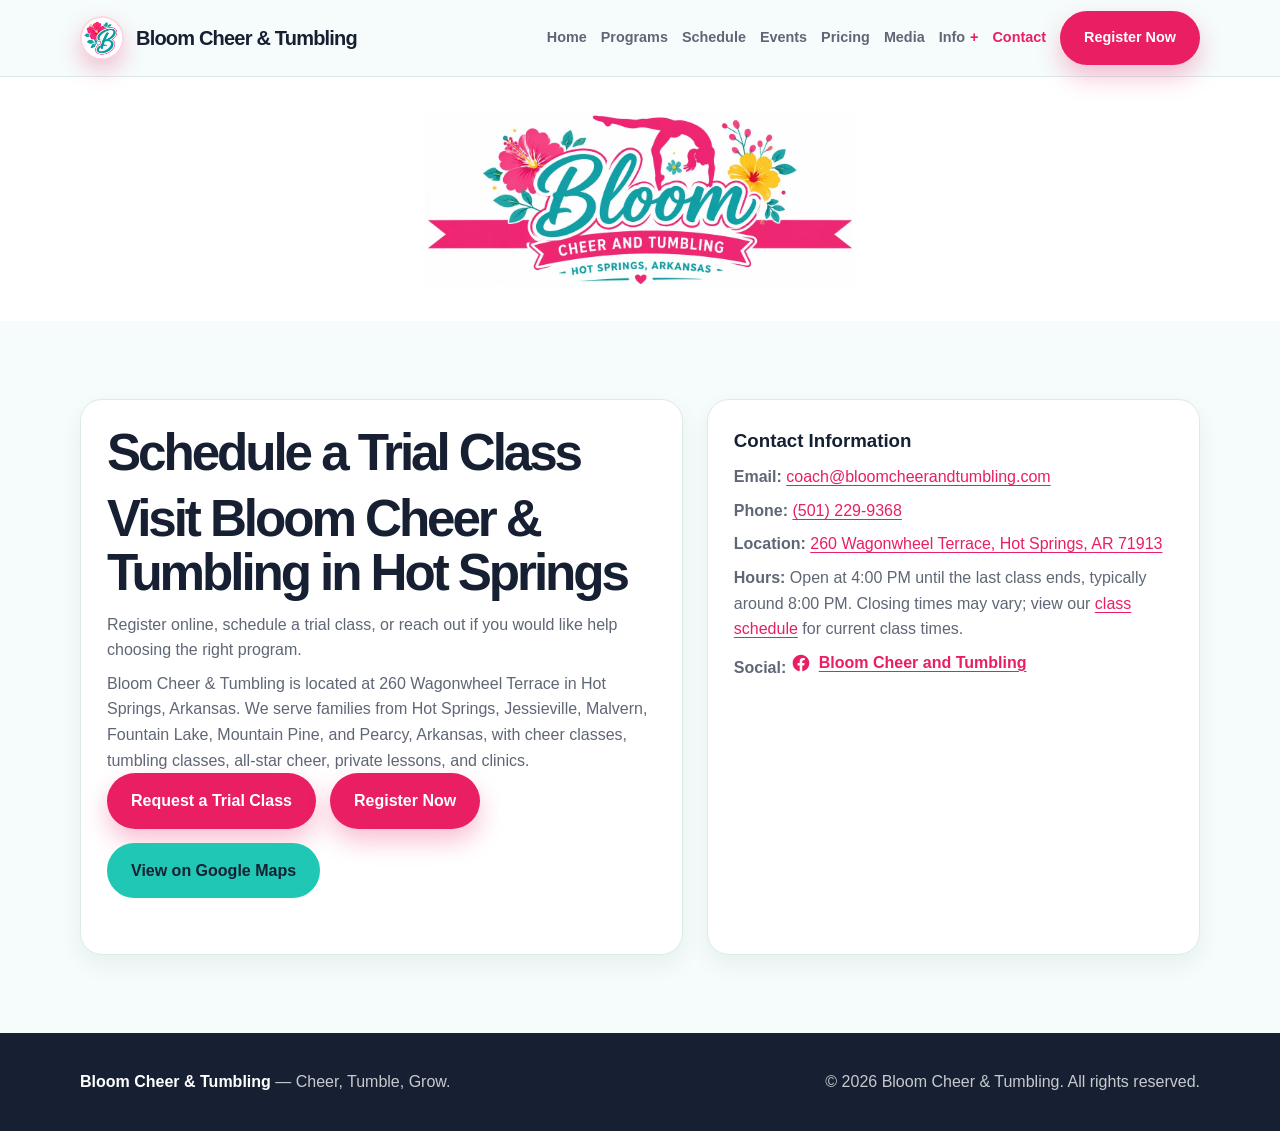
<file: contact.html>
﻿<!DOCTYPE html>
<html lang="en">
<head>
  <meta charset="UTF-8" />
  <meta name="viewport" content="width=device-width, initial-scale=1.0" />
  <title>Contact Bloom Cheer & Tumbling | Hot Springs, AR</title>
  <meta name="description" content="Visit Bloom in Hot Springs for cheer and tumbling. Welcoming families from Jessieville, Malvern, Fountain Lake, Mountain Pine, and Pearcy. Contact us." />
  <link rel="canonical" href="https://bloomcheerandtumbling.com/contact.html" />
  <meta property="og:type" content="website" />
  <meta property="og:site_name" content="Bloom Cheer & Tumbling" />
  <meta property="og:title" content="Contact Bloom Cheer & Tumbling" />
  <meta property="og:description" content="Visit Bloom in Hot Springs for cheer and tumbling. Welcoming families from Jessieville, Malvern, Fountain Lake, Mountain Pine, and Pearcy. Contact us." />
  <meta property="og:url" content="https://bloomcheerandtumbling.com/contact.html" />
  <meta property="og:image" content="https://bloomcheerandtumbling.com/assets/logo/logo_full.webp" />
  <meta property="og:image:alt" content="Bloom Cheer & Tumbling logo" />
  <meta name="twitter:card" content="summary_large_image" />
  <meta name="twitter:title" content="Contact Bloom Cheer & Tumbling" />
  <meta name="twitter:description" content="Visit Bloom in Hot Springs for cheer and tumbling. Welcoming families from Jessieville, Malvern, Fountain Lake, Mountain Pine, and Pearcy. Contact us." />
  <meta name="twitter:image" content="https://bloomcheerandtumbling.com/assets/logo/logo_full.webp" />
  <script type="application/ld+json">
    {
      "@context": "https://schema.org",
      "@type": "SportsActivityLocation",
      "@id": "https://bloomcheerandtumbling.com/#business",
      "name": "Bloom Cheer & Tumbling",
      "url": "https://bloomcheerandtumbling.com/",
      "image": "https://bloomcheerandtumbling.com/assets/logo/logo_full.webp",
      "logo": "https://bloomcheerandtumbling.com/assets/logo/logo.webp",
      "email": "coach@bloomcheerandtumbling.com",
      "telephone": "+15012299368",
      "description": "Bloom Cheer & Tumbling offers cheer classes, tumbling classes, private lessons, clinics, and all-star cheer training in Hot Springs, Arkansas.",
      "address": {
        "@type": "PostalAddress",
        "streetAddress": "260 Wagonwheel Terrace",
        "addressLocality": "Hot Springs",
        "addressRegion": "AR",
        "postalCode": "71913",
        "addressCountry": "US"
      },
      "sameAs": [
        "https://www.facebook.com/people/Bloom-Cheer-and-Tumbling/61589331817205/"
      ],
      "areaServed": [
        "Hot Springs, AR",
        "Jessieville, AR",
        "Malvern, AR",
        "Fountain Lake, AR",
        "Mountain Pine, AR",
        "Pearcy, AR",
        "Hot Springs Village, AR",
        "Lake Hamilton, AR"
      ],
      "makesOffer": [
        {
          "@type": "Offer",
          "itemOffered": {
            "@type": "Service",
            "name": "Cheer classes"
          }
        },
        {
          "@type": "Offer",
          "itemOffered": {
            "@type": "Service",
            "name": "Tumbling classes"
          }
        },
        {
          "@type": "Offer",
          "itemOffered": {
            "@type": "Service",
            "name": "Private lessons"
          }
        },
        {
          "@type": "Offer",
          "itemOffered": {
            "@type": "Service",
            "name": "All-star cheer"
          }
        }
      ]
    }
  </script>
  <!-- Google tag (gtag.js) -->
  <script async src="https://www.googletagmanager.com/gtag/js?id=G-JEN015XNBV"></script>
  <script>
    window.dataLayer = window.dataLayer || [];
    function gtag(){dataLayer.push(arguments);}
    gtag('js', new Date());

    gtag('config', 'G-JEN015XNBV');
  </script>
  <link rel="stylesheet" href="css/styles.css" />
</head><body>
  <header>
    <div class="container nav">
      <a href="./" class="logo" aria-label="Bloom Cheer & Tumbling home">
        <img class="logo-mark" src="assets/logo/logo.webp" alt="" />
        <span>Bloom Cheer & Tumbling</span>
      </a>

      <button class="mobile-menu-button" id="menuButton" aria-label="Open navigation menu">
        Menu
      </button>

      <nav class="nav-links" id="navLinks" aria-label="Main navigation">
        <a href="./">Home</a>
        <a href="programs.html">Programs</a>
        <a href="schedule.html">Schedule</a>
        <a href="https://app.jackrabbitclass.com/eventcalendar.asp?orgID=558359">Events</a>
        <a href="pricing.html">Pricing</a>
        <a href="media.html">Media</a>
        <details class="nav-dropdown">
          <summary>Info</summary>
          <div class="nav-dropdown-menu">
            <a href="all-star-info.html" hidden>All Star Info</a>
            <a href="about.html">About</a>
            <a href="faq.html">FAQ</a>
          </div>
        </details>
        <a href="contact.html" class="active">Contact</a>
        <a href="register.html" class="button button-primary">Register Now</a>
      </nav>
    </div>
  </header>
  <main>
<section class="brand-strip" aria-label="Bloom Cheer & Tumbling logo">
      <div class="container">
        <img src="assets/logo/logo_full.webp" alt="Bloom Cheer & Tumbling" />
      </div>
    </section>

<section id="contact">
      <div class="container">
        <div class="cta">
          <div>
            <h1>Schedule a Trial Class</h1>
            <h2>Visit Bloom Cheer &amp; Tumbling in Hot Springs</h2>
            <p>
              Register online, schedule a trial class, or reach out if you would like help choosing the right program.
            </p>
            <p>
              Bloom Cheer &amp; Tumbling is located at 260 Wagonwheel Terrace in Hot Springs, Arkansas.
              We serve families from Hot Springs, Jessieville, Malvern, Fountain Lake, Mountain Pine,
              and Pearcy, Arkansas, with cheer classes, tumbling classes, all-star cheer, private lessons, and clinics.
            </p>
            <div class="hero-actions">
              <a href="mailto:coach@bloomcheerandtumbling.com?subject=Trial%20Class%20Request" class="button button-primary">Request a Trial Class</a>
              <a href="register.html" class="button button-primary">Register Now</a>
              <a
                class="button button-map"
                href="https://www.google.com/maps/search/?api=1&amp;query=260%20Wagonwheel%20Terrace%2C%20Hot%20Springs%2C%20AR%2071913"
                target="_blank"
                rel="noopener noreferrer"
              >View on Google Maps</a>
            </div>
          </div>

          <div class="contact-card">
            <h3>Contact Information</h3>
            <p><strong>Email:</strong> <a href="mailto:coach@bloomcheerandtumbling.com">coach@bloomcheerandtumbling.com</a></p>
            <p><strong>Phone:</strong> <a href="tel:+15012299368">(501) 229-9368</a></p>
            <p>
              <strong>Location:</strong>
              <a
                href="https://www.google.com/maps/search/?api=1&amp;query=260%20Wagonwheel%20Terrace%2C%20Hot%20Springs%2C%20AR%2071913"
                target="_blank"
                rel="noopener noreferrer"
              >
                260 Wagonwheel Terrace, Hot Springs, AR 71913
              </a>
            </p>
            <p>
              <strong>Hours:</strong> Open at 4:00 PM until the last class ends, typically around 8:00 PM. Closing times may vary; view our <a href="schedule.html">class schedule</a> for current class times.
            </p>
            <p>
              <strong>Social:</strong>
              <a
                class="social-link"
                href="https://www.facebook.com/people/Bloom-Cheer-and-Tumbling/61589331817205/"
                target="_blank"
                rel="noopener noreferrer"
                aria-label="Bloom Cheer and Tumbling on Facebook"
              >
                <svg class="social-icon" viewBox="0 0 24 24" aria-hidden="true" focusable="false">
                  <path d="M22 12.06C22 6.5 17.52 2 12 2S2 6.5 2 12.06c0 5.02 3.66 9.18 8.44 9.94v-7.03H7.9v-2.91h2.54V9.85c0-2.52 1.49-3.91 3.77-3.91 1.09 0 2.23.2 2.23.2v2.47h-1.26c-1.24 0-1.63.78-1.63 1.56v1.89h2.77l-.44 2.91h-2.33V22C18.34 21.24 22 17.08 22 12.06z" />
                </svg>
                Bloom Cheer and Tumbling
              </a>
            </p>
          </div>
        </div>
      </div>
    </section>
  </main>

<footer>
    <div class="container footer-grid">
      <p><strong>Bloom Cheer & Tumbling</strong> &mdash; Cheer, Tumble, Grow.</p>
      <p>&copy; <span id="year"></span> Bloom Cheer & Tumbling. All rights reserved.</p>
    </div>
  </footer>

  <script src="js/media.js"></script>
  <script src="js/main.js"></script></body>
</html>
</file>
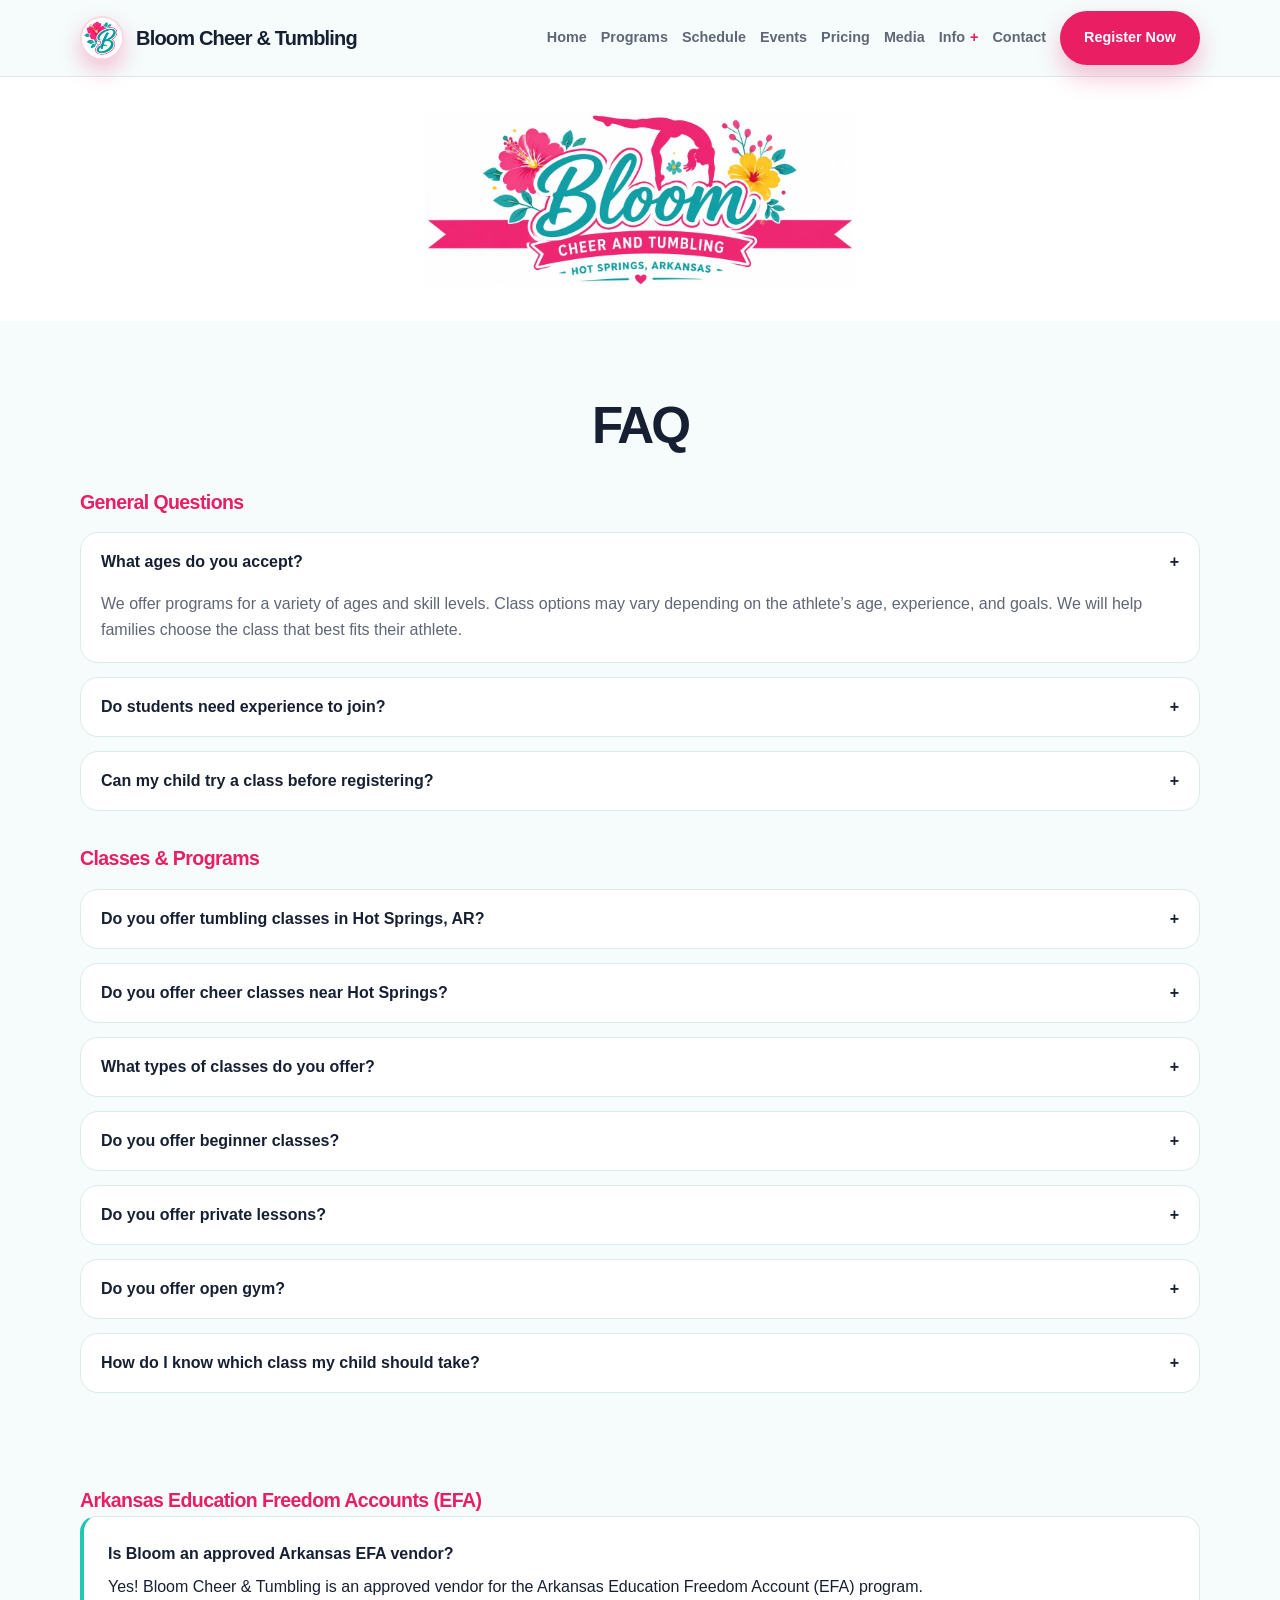
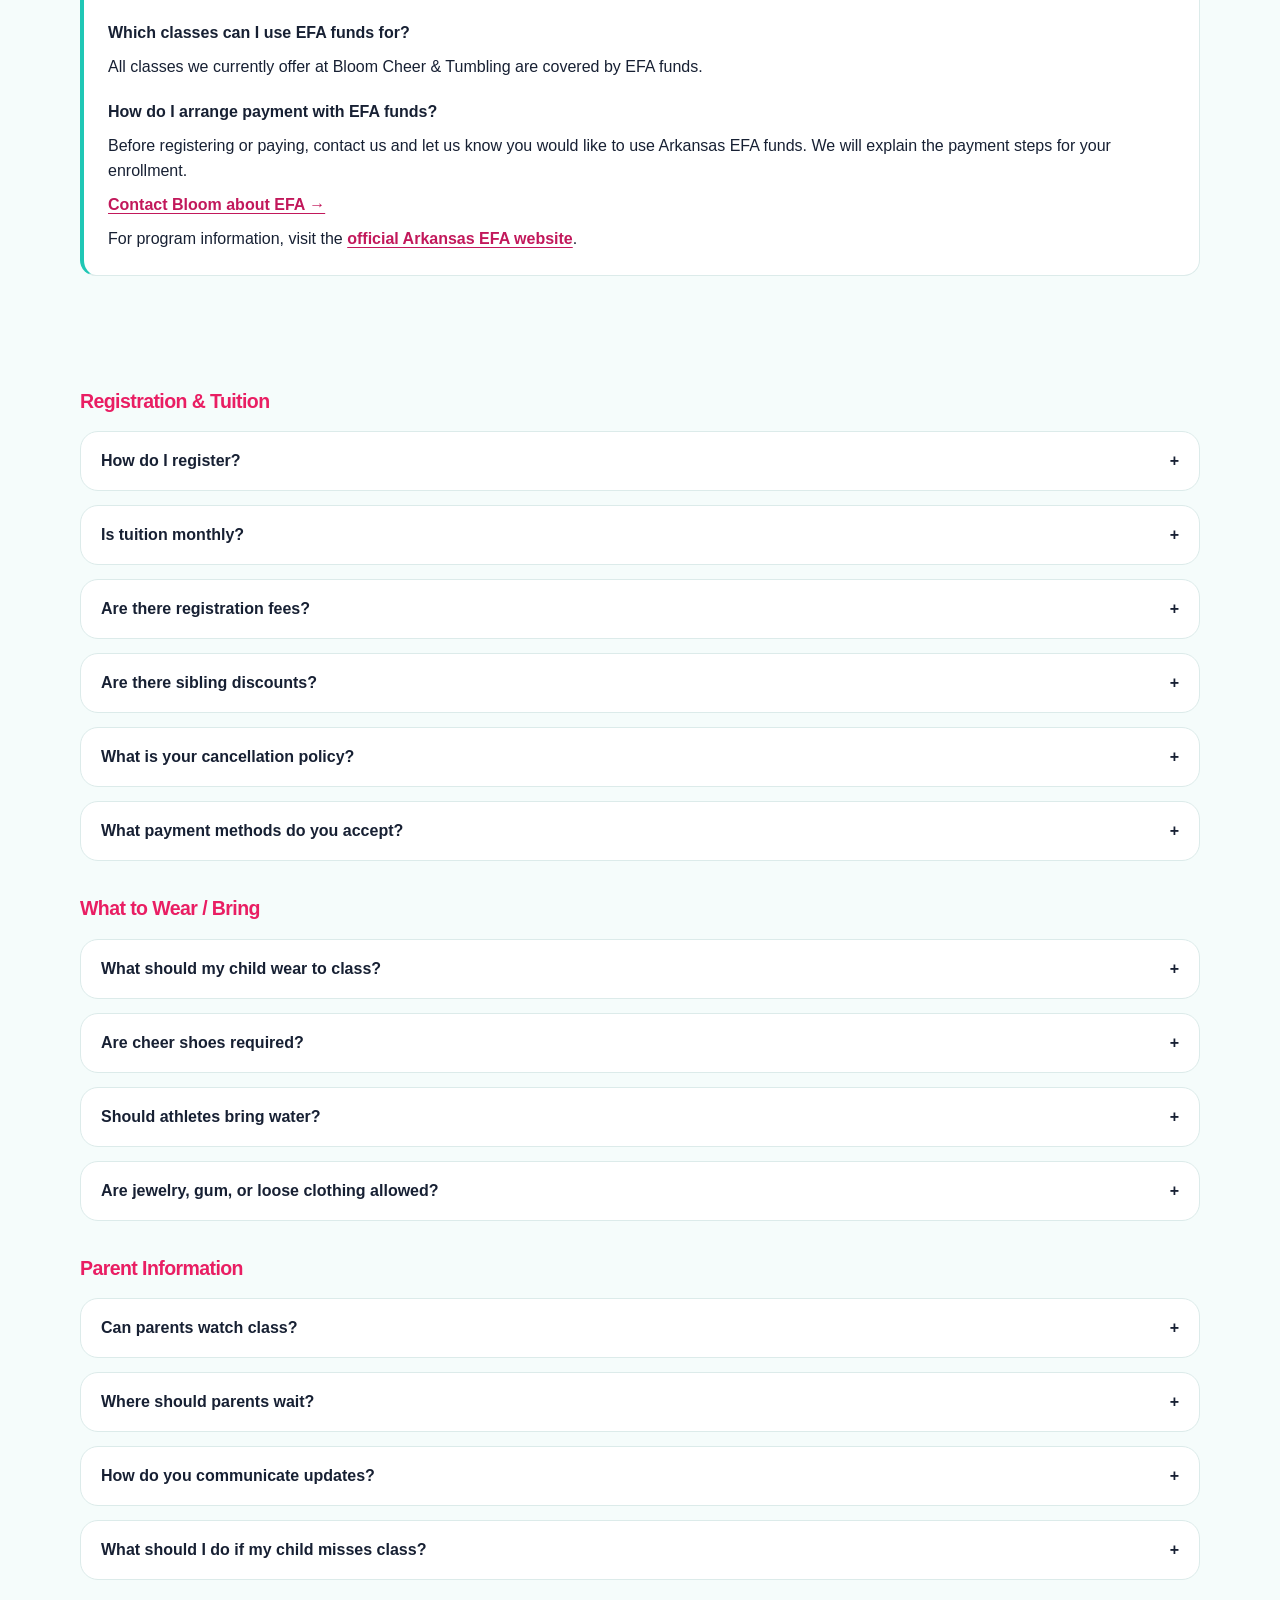
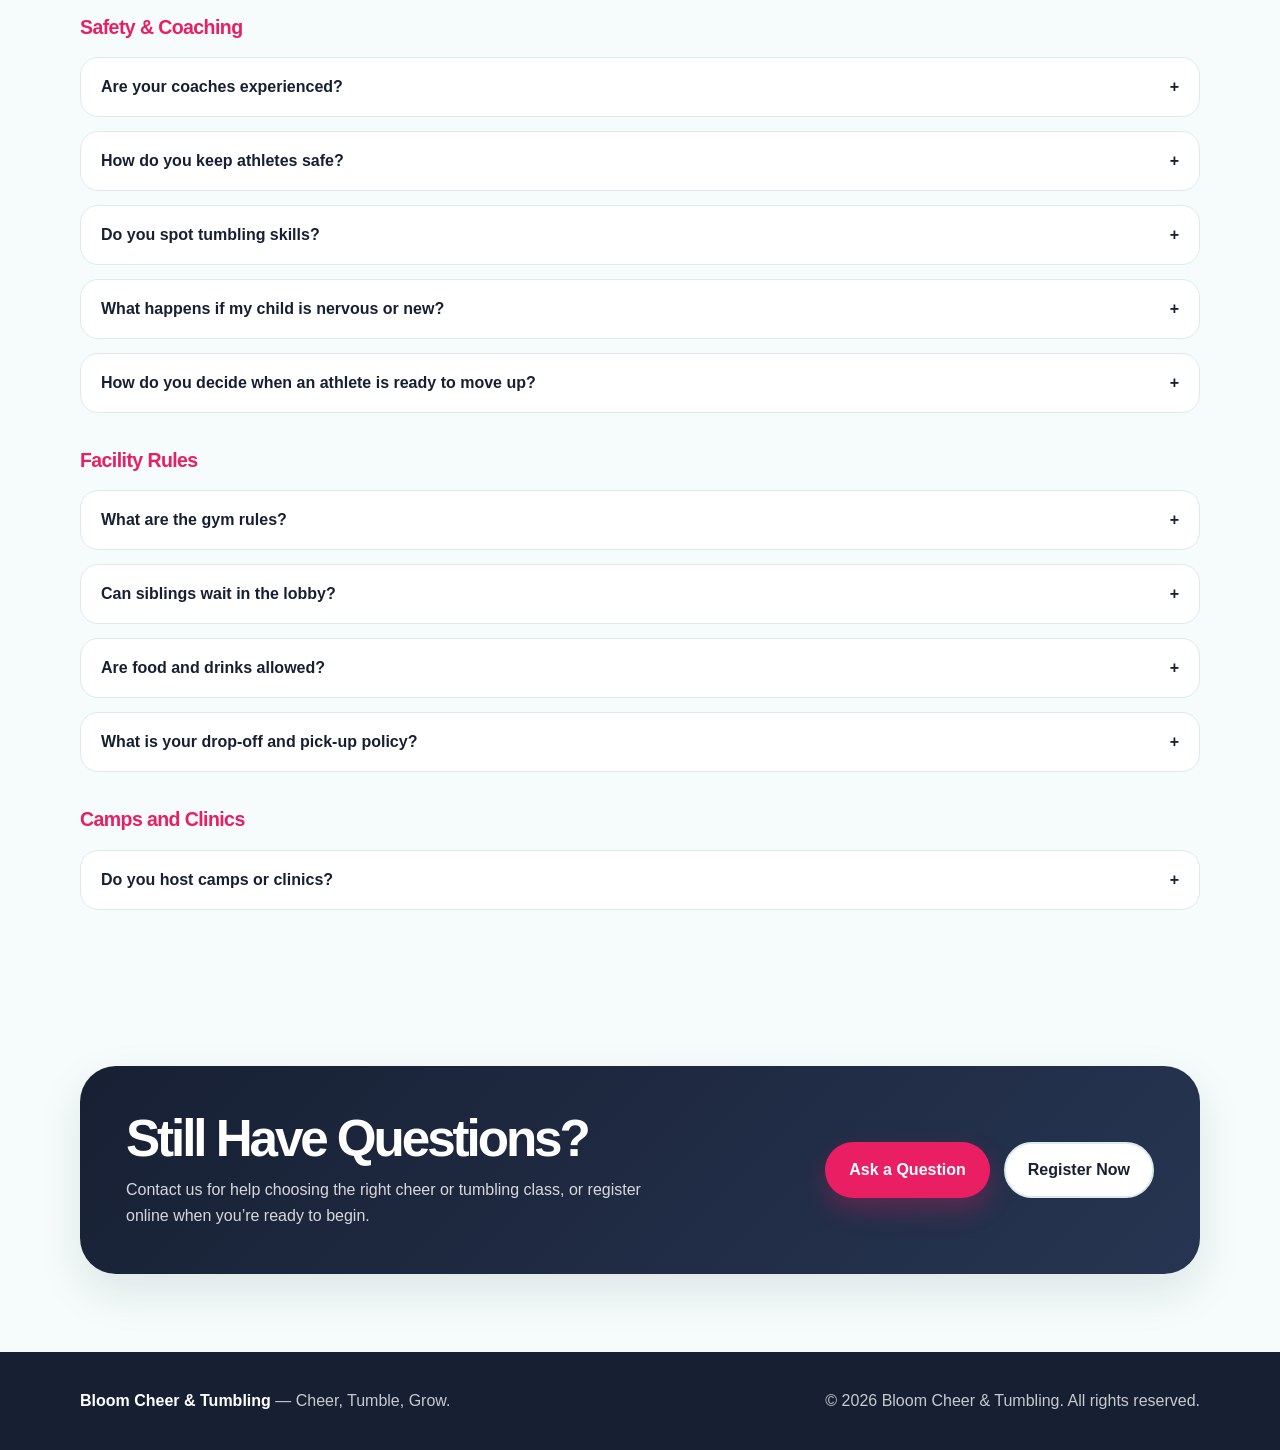
<file: faq.html>
﻿<!DOCTYPE html>
<html lang="en">
<head>
  <meta charset="UTF-8" />
  <meta name="viewport" content="width=device-width, initial-scale=1.0" />
  <title>Cheer & Tumbling FAQ | Bloom Cheer & Tumbling Hot Springs</title>
  <meta name="description" content="Find answers about cheer classes, tumbling classes, trial classes, what to wear, registration, tuition, parent viewing, and all-star cheer at Bloom Cheer & Tumbling." />
  <link rel="canonical" href="https://bloomcheerandtumbling.com/faq.html" />
  <meta property="og:type" content="website" />
  <meta property="og:site_name" content="Bloom Cheer & Tumbling" />
  <meta property="og:title" content="FAQ | Bloom Cheer & Tumbling" />
  <meta property="og:description" content="Find answers to common questions about Bloom Cheer & Tumbling classes, registration, tuition, safety, parent information, and gym rules." />
  <meta property="og:url" content="https://bloomcheerandtumbling.com/faq.html" />
  <meta property="og:image" content="https://bloomcheerandtumbling.com/assets/logo/logo_full.webp" />
  <meta property="og:image:alt" content="Bloom Cheer & Tumbling logo" />
  <meta name="twitter:card" content="summary_large_image" />
  <meta name="twitter:title" content="FAQ | Bloom Cheer & Tumbling" />
  <meta name="twitter:description" content="Find answers to common questions about Bloom Cheer & Tumbling classes, registration, tuition, safety, parent information, and gym rules." />
  <meta name="twitter:image" content="https://bloomcheerandtumbling.com/assets/logo/logo_full.webp" />
  <script type="application/ld+json">
    {
      "@context": "https://schema.org",
      "@type": "SportsActivityLocation",
      "@id": "https://bloomcheerandtumbling.com/#business",
      "name": "Bloom Cheer & Tumbling",
      "url": "https://bloomcheerandtumbling.com/",
      "image": "https://bloomcheerandtumbling.com/assets/logo/logo_full.webp",
      "logo": "https://bloomcheerandtumbling.com/assets/logo/logo.webp",
      "email": "coach@bloomcheerandtumbling.com",
      "telephone": "+15012299368",
      "description": "Bloom Cheer & Tumbling offers cheer, tumbling, private lessons, and all-star cheer training in Hot Springs, Arkansas.",
      "address": {
        "@type": "PostalAddress",
        "streetAddress": "260 Wagonwheel Terrace",
        "addressLocality": "Hot Springs",
        "addressRegion": "AR",
        "postalCode": "71913",
        "addressCountry": "US"
      },
      "sameAs": [
        "https://www.facebook.com/people/Bloom-Cheer-and-Tumbling/61589331817205/"
      ],
      "areaServed": {
        "@type": "City",
        "name": "Hot Springs"
      },
      "makesOffer": [
        {
          "@type": "Offer",
          "itemOffered": {
            "@type": "Service",
            "name": "Cheer classes"
          }
        },
        {
          "@type": "Offer",
          "itemOffered": {
            "@type": "Service",
            "name": "Tumbling classes"
          }
        },
        {
          "@type": "Offer",
          "itemOffered": {
            "@type": "Service",
            "name": "Private lessons"
          }
        },
        {
          "@type": "Offer",
          "itemOffered": {
            "@type": "Service",
            "name": "All-star cheer"
          }
        }
      ]
    }
  </script>
  <script type="application/ld+json">
    {
      "@context": "https://schema.org",
      "@type": "FAQPage",
      "mainEntity": [
        {
          "@type": "Question",
          "name": "What ages do you accept?",
          "acceptedAnswer": {
            "@type": "Answer",
            "text": "We offer programs for a variety of ages and skill levels. Class options may vary depending on the athlete's age, experience, and goals. We will help families choose the class that best fits their athlete."
          }
        },
        {
          "@type": "Question",
          "name": "Do students need experience to join?",
          "acceptedAnswer": {
            "@type": "Answer",
            "text": "No experience is required for beginner classes. We welcome athletes who are brand new, as well as athletes who have previous cheer or tumbling experience. Each athlete will be placed in a class that matches their current skill level."
          }
        },
        {
          "@type": "Question",
          "name": "Can my child try a class before registering?",
          "acceptedAnswer": {
            "@type": "Answer",
            "text": "Yes. Trial classes are a great way to meet our coaches, see the gym, and choose the right class for your athlete."
          }
        },
        {
          "@type": "Question",
          "name": "Do you offer tumbling classes in Hot Springs, AR?",
          "acceptedAnswer": {
            "@type": "Answer",
            "text": "Yes. Bloom Cheer & Tumbling offers beginner, intermediate, and advanced tumbling classes for athletes in Hot Springs, Arkansas and surrounding communities."
          }
        },
        {
          "@type": "Question",
          "name": "Do you offer cheer classes near Hot Springs?",
          "acceptedAnswer": {
            "@type": "Answer",
            "text": "Yes. We offer tumbling, private lessons, and clinics for athletes interested in cheer and tumbling."
          }
        },
        {
          "@type": "Question",
          "name": "What types of classes do you offer?",
          "acceptedAnswer": {
            "@type": "Answer",
            "text": "We offer tumbling, cheer skill classes, beginner classes, private lessons, clinics, and open gym opportunities. As the gym grows, additional programs may be added based on athlete interest and community needs."
          }
        },
        {
          "@type": "Question",
          "name": "What is the difference between tumbling, cheer, and all-star cheer?",
          "acceptedAnswer": {
            "@type": "Answer",
            "text": "Tumbling focuses on skills such as rolls, cartwheels, walkovers, handsprings, tucks, and other floor skills. Cheer classes focus on cheer motions, jumps, stunts, tumbling, strength, and performance skills. All-star cheer is a competitive team program where athletes train and perform a full routine at competitions."
          }
        },
        {
          "@type": "Question",
          "name": "Do you offer beginner classes?",
          "acceptedAnswer": {
            "@type": "Answer",
            "text": "Yes. Beginner classes are designed for athletes who are new to cheer or tumbling. Coaches focus on building strong fundamentals, proper technique, body control, confidence, and safety."
          }
        },
        {
          "@type": "Question",
          "name": "Do you offer private lessons?",
          "acceptedAnswer": {
            "@type": "Answer",
            "text": "Yes, private lessons may be available depending on coach availability. Private lessons are helpful for athletes who want extra practice, individualized instruction, or focused help on specific skills."
          }
        },
        {
          "@type": "Question",
          "name": "How do I know which class my child should take?",
          "acceptedAnswer": {
            "@type": "Answer",
            "text": "We will help place your child in the class that best matches their age, experience, and current skill level. If needed, a coach may evaluate your athlete to make sure they are placed safely and appropriately."
          }
        },
        {
          "@type": "Question",
          "name": "Does Bloom offer all-star competition cheer?",
          "acceptedAnswer": {
            "@type": "Answer",
            "text": "Yes, Bloom Cheer and Tumbling offers all-star competition cheer. Our goal is to give athletes in the Hot Springs area an opportunity to train, compete, and grow without having to travel far from home."
          }
        },
        {
          "@type": "Question",
          "name": "Are tryouts required?",
          "acceptedAnswer": {
            "@type": "Answer",
            "text": "Yes, evaluations will be required for competitive cheer. Every athlete will be placed on a team, but teams will be formed based on each athlete's age, skill level, experience, and readiness. This helps us make sure athletes are placed where they can grow, contribute, and be successful while keeping teams safe and competitive."
          }
        },
        {
          "@type": "Question",
          "name": "How do I register?",
          "acceptedAnswer": {
            "@type": "Answer",
            "text": "Families can register online through the Bloom Cheer and Tumbling registration page or contact us for help choosing the right class. We will provide class options, pricing, and any required forms before your athlete begins."
          }
        },
        {
          "@type": "Question",
          "name": "Is tuition monthly?",
          "acceptedAnswer": {
            "@type": "Answer",
            "text": "Yes, tuition is typically paid monthly. Monthly tuition helps reserve your athlete's spot in class and allows us to maintain consistent coaching, scheduling, and programming."
          }
        },
        {
          "@type": "Question",
          "name": "What should my child wear to class?",
          "acceptedAnswer": {
            "@type": "Answer",
            "text": "Athletes should wear comfortable athletic clothing that allows them to move freely. Fitted shirts, shorts, leggings, or athletic wear are recommended. Clothing should not be too loose or distracting."
          }
        },
        {
          "@type": "Question",
          "name": "How do you keep athletes safe?",
          "acceptedAnswer": {
            "@type": "Answer",
            "text": "Safety is a priority at Bloom Cheer and Tumbling. Coaches use proper skill progressions, spotting when appropriate, structured class plans, and clear gym rules to help athletes train safely."
          }
        },
        {
          "@type": "Question",
          "name": "Do you host camps or clinics?",
          "acceptedAnswer": {
            "@type": "Answer",
            "text": "Yes, we may offer camps and clinics throughout the year. These may focus on tumbling, jumps, stunting, cheer skills, beginner training, or special events."
          }
        }
      ]
    }
  </script>
  <!-- Google tag (gtag.js) -->
  <script async src="https://www.googletagmanager.com/gtag/js?id=G-JEN015XNBV"></script>
  <script>
    window.dataLayer = window.dataLayer || [];
    function gtag(){dataLayer.push(arguments);}
    gtag('js', new Date());

    gtag('config', 'G-JEN015XNBV');
  </script>
  <link rel="stylesheet" href="css/styles.css?v=20261005-efa" />
</head><body>
  <header>
    <div class="container nav">
      <a href="./" class="logo" aria-label="Bloom Cheer & Tumbling home">
        <img class="logo-mark" src="assets/logo/logo.webp" alt="" />
        <span>Bloom Cheer & Tumbling</span>
      </a>

      <button class="mobile-menu-button" id="menuButton" aria-label="Open navigation menu">
        Menu
      </button>

      <nav class="nav-links" id="navLinks" aria-label="Main navigation">
        <a href="./">Home</a>
        <a href="programs.html">Programs</a>
        <a href="schedule.html">Schedule</a>
        <a href="https://app.jackrabbitclass.com/eventcalendar.asp?orgID=558359">Events</a>
        <a href="pricing.html">Pricing</a>
        <a href="media.html">Media</a>
        <details class="nav-dropdown">
          <summary>Info</summary>
          <div class="nav-dropdown-menu">
            <a href="all-star-info.html" hidden>All Star Info</a>
            <a href="about.html">About</a>
            <a href="faq.html" class="active">FAQ</a>
          </div>
        </details>
        <a href="contact.html">Contact</a>
        <a href="register.html" class="button button-primary">Register Now</a>
      </nav>
    </div>
  </header>
  <main>
<section class="brand-strip" aria-label="Bloom Cheer & Tumbling logo">
      <div class="container">
        <img src="assets/logo/logo_full.webp" alt="Bloom Cheer & Tumbling" />
      </div>
    </section>

<section id="faq">
      <div class="container">
        <div class="section-heading center">
          <h1>FAQ</h1>
        </div>

        <div class="faq-list">
          <h3 class="faq-category">General Questions</h3>

          <div class="faq-item active">
            <button class="faq-question" type="button">
              What ages do you accept?
              <span>+</span>
            </button>
            <div class="faq-answer">
              We offer programs for a variety of ages and skill levels. Class options may vary depending on the athlete&rsquo;s age, experience, and goals. We will help families choose the class that best fits their athlete.
            </div>
          </div>

          <div class="faq-item">
            <button class="faq-question" type="button">
              Do students need experience to join?
              <span>+</span>
            </button>
            <div class="faq-answer">
              No experience is required for beginner classes. We welcome athletes who are brand new, as well as athletes who have previous cheer or tumbling experience. Each athlete will be placed in a class that matches their current skill level.
            </div>
          </div>

          <div class="faq-item">
            <button class="faq-question" type="button">
              Can my child try a class before registering?
              <span>+</span>
            </button>
            <div class="faq-answer">
              Yes. Trial classes are a great way to meet our coaches, see the gym, and choose the right class for your athlete.
            </div>
          </div>

          <h3 class="faq-category">Classes &amp; Programs</h3>

          <div class="faq-item">
            <button class="faq-question" type="button">
              Do you offer tumbling classes in Hot Springs, AR?
              <span>+</span>
            </button>
            <div class="faq-answer">
              Yes. Bloom Cheer &amp; Tumbling offers beginner, intermediate, and advanced tumbling classes for athletes in Hot Springs, Arkansas and surrounding communities.
            </div>
          </div>

          <div class="faq-item">
            <button class="faq-question" type="button">
              Do you offer cheer classes near Hot Springs?
              <span>+</span>
            </button>
            <div class="faq-answer">
              Yes. We offer tumbling, private lessons, and clinics for athletes interested in cheer and tumbling.
            </div>
          </div>

          <div class="faq-item">
            <button class="faq-question" type="button">
              What types of classes do you offer?
              <span>+</span>
            </button>
            <div class="faq-answer">
              We offer tumbling, cheer skill classes, beginner classes, private lessons, clinics, and open gym opportunities. As the gym grows, additional programs may be added based on athlete interest and community needs.
            </div>
          </div>

          <div class="faq-item" hidden>
            <button class="faq-question" type="button">
              What is the difference between tumbling, cheer, and all-star cheer?
              <span>+</span>
            </button>
            <div class="faq-answer">
              Tumbling focuses on skills such as rolls, cartwheels, walkovers, handsprings, tucks, and other floor skills. Cheer classes focus on cheer motions, jumps, stunts, tumbling, strength, and performance skills. All-star cheer is a competitive team program where athletes train and perform a full routine at competitions.
            </div>
          </div>

          <div class="faq-item">
            <button class="faq-question" type="button">
              Do you offer beginner classes?
              <span>+</span>
            </button>
            <div class="faq-answer">
              Yes. Beginner classes are designed for athletes who are new to cheer or tumbling. Coaches focus on building strong fundamentals, proper technique, body control, confidence, and safety.
            </div>
          </div>

          <div class="faq-item">
            <button class="faq-question" type="button">
              Do you offer private lessons?
              <span>+</span>
            </button>
            <div class="faq-answer">
              Yes, private lessons may be available depending on coach availability. Private lessons are helpful for athletes who want extra practice, individualized instruction, or focused help on specific skills.
            </div>
          </div>

          <div class="faq-item">
            <button class="faq-question" type="button">
              Do you offer open gym?
              <span>+</span>
            </button>
            <div class="faq-answer">
              Yes, we offer open gym opportunities. Check our event calendar for available sessions. Open gym gives athletes extra time to practice skills in a supervised environment.
            </div>
          </div>

          <div class="faq-item">
            <button class="faq-question" type="button">
              How do I know which class my child should take?
              <span>+</span>
            </button>
            <div class="faq-answer">
              We will help place your child in the class that best matches their age, experience, and current skill level. If needed, a coach may evaluate your athlete to make sure they are placed safely and appropriately.
            </div>
          </div>

          <div hidden>
          <h3 class="faq-category">All-Star / Competitive Cheer</h3>

          <div class="faq-item">
            <button class="faq-question" type="button">
              Does Bloom offer all-star competition cheer?
              <span>+</span>
            </button>
            <div class="faq-answer">
              Yes, Bloom Cheer and Tumbling offers all-star competition cheer. Our goal is to give athletes in the Hot Springs area an opportunity to train, compete, and grow without having to travel far from home.
            </div>
          </div>

          <div class="faq-item">
            <button class="faq-question" type="button">
              What age groups will compete?
              <span>+</span>
            </button>
            <div class="faq-answer">
              Age groups will depend on athlete interest, enrollment, and skill levels. Teams will be formed based on what allows athletes to be successful, safe, and competitive.
            </div>
          </div>

          <div class="faq-item">
            <button class="faq-question" type="button">
              Are tryouts required?
              <span>+</span>
            </button>
            <div class="faq-answer">
              Yes, evaluations will be required for competitive cheer. Every athlete will be placed on a team, but teams will be formed based on each athlete&rsquo;s age, skill level, experience, and readiness. This helps us make sure athletes are placed where they can grow, contribute, and be successful while keeping teams safe and competitive.
            </div>
          </div>

          <div class="faq-item">
            <button class="faq-question" type="button">
              What is the commitment level?
              <span>+</span>
            </button>
            <div class="faq-answer">
              Competitive cheer requires a higher level of commitment than regular classes. Athletes are expected to attend practices, work hard, support their teammates, and participate in scheduled performances or competitions.
            </div>
          </div>

          <div class="faq-item">
            <button class="faq-question" type="button">
              What expenses should families expect?
              <span>+</span>
            </button>
            <div class="faq-answer">
              Competitive cheer expenses may include tuition, registration fees, uniforms, practice wear, competition fees, and possible travel costs. We will communicate costs clearly so families understand expectations before committing.
            </div>
          </div>

          <div class="faq-item">
            <button class="faq-question" type="button">
              Can beginners join a competitive team?
              <span>+</span>
            </button>
            <div class="faq-answer">
              Beginners may be able to join depending on the team level and program structure. We believe every athlete has to start somewhere, and we will work to create opportunities for athletes who are ready to learn, commit, and grow.
            </div>
          </div>
          </div>

          <section id="efa" class="efa-faq" aria-labelledby="efa-faq-heading">
            <h3 id="efa-faq-heading" class="faq-category">Arkansas Education Freedom Accounts (EFA)</h3>
            <div class="efa-faq-content">
              <h4>Is Bloom an approved Arkansas EFA vendor?</h4>
              <p>Yes! Bloom Cheer &amp; Tumbling is an approved vendor for the Arkansas Education Freedom Account (EFA) program.</p>
              <h4>Which classes can I use EFA funds for?</h4>
              <p>All classes we currently offer at Bloom Cheer &amp; Tumbling are covered by EFA funds.</p>
              <h4>How do I arrange payment with EFA funds?</h4>
              <p>Before registering or paying, contact us and let us know you would like to use Arkansas EFA funds. We will explain the payment steps for your enrollment.</p>
              <p><a href="contact.html">Contact Bloom about EFA &rarr;</a></p>
              <p>For program information, visit the <a href="https://dese.ade.arkansas.gov/Offices/office-of-school-choice-and-parent-empowerment/education-freedom-accounts">official Arkansas EFA website</a>.</p>
            </div>
          </section>

          <h3 class="faq-category">Registration &amp; Tuition</h3>

          <div class="faq-item">
            <button class="faq-question" type="button">
              How do I register?
              <span>+</span>
            </button>
            <div class="faq-answer">
              Families can register online through the Bloom Cheer and Tumbling registration page or contact us for help choosing the right class. We will provide class options, pricing, and any required forms before your athlete begins.
            </div>
          </div>

          <div class="faq-item">
            <button class="faq-question" type="button">
              Is tuition monthly?
              <span>+</span>
            </button>
            <div class="faq-answer">
              Yes, tuition is typically paid monthly. Monthly tuition helps reserve your athlete&rsquo;s spot in class and allows us to maintain consistent coaching, scheduling, and programming.
            </div>
          </div>

          <div class="faq-item">
            <button class="faq-question" type="button">
              Are there registration fees?
              <span>+</span>
            </button>
            <div class="faq-answer">
              A registration fee may be required when enrolling. This fee helps cover administrative costs and reserves your athlete&rsquo;s place in the program.
            </div>
          </div>

          <div class="faq-item">
            <button class="faq-question" type="button">
              Are there sibling discounts?
              <span>+</span>
            </button>
            <div class="faq-answer">
              Sibling discounts may be available. We want to make our programs accessible for families with more than one athlete whenever possible.
            </div>
          </div>

          <div class="faq-item">
            <button class="faq-question" type="button">
              What is your cancellation policy?
              <span>+</span>
            </button>
            <div class="faq-answer">
              Cancellation policies will be communicated during registration. In general, families should provide notice before withdrawing from a class so we can update billing and offer the spot to another athlete.
            </div>
          </div>

          <div class="faq-item">
            <button class="faq-question" type="button">
              What payment methods do you accept?
              <span>+</span>
            </button>
            <div class="faq-answer">
              Accepted payment methods are listed during online registration. We make payment as simple and convenient as possible for families.
            </div>
          </div>

          <h3 class="faq-category">What to Wear / Bring</h3>

          <div class="faq-item">
            <button class="faq-question" type="button">
              What should my child wear to class?
              <span>+</span>
            </button>
            <div class="faq-answer">
              Athletes should wear comfortable athletic clothing that allows them to move freely. Fitted shirts, shorts, leggings, or athletic wear are recommended. Clothing should not be too loose or distracting.
            </div>
          </div>

          <div class="faq-item">
            <button class="faq-question" type="button">
              Are cheer shoes required?
              <span>+</span>
            </button>
            <div class="faq-answer">
              Cheer shoes may be recommended or required depending on the class or team. For beginner classes, athletes may be able to start with clean athletic shoes until specific requirements are shared.
            </div>
          </div>

          <div class="faq-item">
            <button class="faq-question" type="button">
              Should athletes bring water?
              <span>+</span>
            </button>
            <div class="faq-answer">
              Yes. Athletes should bring a water bottle to every class or practice. Staying hydrated is important, especially during tumbling, conditioning, and cheer activities.
            </div>
          </div>

          <div class="faq-item">
            <button class="faq-question" type="button">
              Are jewelry, gum, or loose clothing allowed?
              <span>+</span>
            </button>
            <div class="faq-answer">
              No. For safety reasons, athletes should not wear jewelry, chew gum, or wear loose clothing during class. Hair should be pulled back and secured away from the face.
            </div>
          </div>

          <h3 class="faq-category">Parent Information</h3>

          <div class="faq-item">
            <button class="faq-question" type="button">
              Can parents watch class?
              <span>+</span>
            </button>
            <div class="faq-answer">
              In most cases, yes! Parents are welcome to watch class from our climate-controlled parent viewing room, where they can stay comfortable while athletes stay focused and engaged during instruction.
            </div>
          </div>

          <div class="faq-item">
            <button class="faq-question" type="button">
              Where should parents wait?
              <span>+</span>
            </button>
            <div class="faq-answer">
              Parents should wait in the designated parent area, if available. To keep athletes safe, only coaches and athletes should be on the practice floor unless otherwise invited by staff.
            </div>
          </div>

          <div class="faq-item">
            <button class="faq-question" type="button">
              How do you communicate updates?
              <span>+</span>
            </button>
            <div class="faq-answer">
              We will communicate important updates through the gym&rsquo;s official communication channels, such as email, text, social media, or parent apps if used. Families should make sure their contact information stays current.
            </div>
          </div>

          <div class="faq-item">
            <button class="faq-question" type="button">
              What should I do if my child misses class?
              <span>+</span>
            </button>
            <div class="faq-answer">
              If your child misses class, please notify the gym when possible. Make-up options may depend on class availability and the reason for the absence.
            </div>
          </div>

          <h3 class="faq-category">Safety &amp; Coaching</h3>

          <div class="faq-item">
            <button class="faq-question" type="button">
              Are your coaches experienced?
              <span>+</span>
            </button>
            <div class="faq-answer">
              Our coaches are committed to providing safe, positive, and effective instruction. Athletes will be coached with proper progressions, encouragement, and attention to technique.
            </div>
          </div>

          <div class="faq-item">
            <button class="faq-question" type="button">
              How do you keep athletes safe?
              <span>+</span>
            </button>
            <div class="faq-answer">
              Safety is a priority at Bloom Cheer and Tumbling. Coaches use proper skill progressions, spotting when appropriate, structured class plans, and clear gym rules to help athletes train safely.
            </div>
          </div>

          <div class="faq-item">
            <button class="faq-question" type="button">
              Do you spot tumbling skills?
              <span>+</span>
            </button>
            <div class="faq-answer">
              Yes, coaches may spot tumbling skills when appropriate. Spotting is used to help athletes learn proper technique and build confidence while progressing safely.
            </div>
          </div>

          <div class="faq-item">
            <button class="faq-question" type="button">
              What happens if my child is nervous or new?
              <span>+</span>
            </button>
            <div class="faq-answer">
              That is completely normal. Our coaches work to create a welcoming and encouraging environment. We help new athletes build confidence step by step and celebrate progress at every level.
            </div>
          </div>

          <div class="faq-item">
            <button class="faq-question" type="button">
              How do you decide when an athlete is ready to move up?
              <span>+</span>
            </button>
            <div class="faq-answer">
              Athletes move up when they demonstrate the required skills safely, consistently, and with proper technique. Readiness is based on more than just completing a skill one time; athletes should show control, strength, and confidence.
            </div>
          </div>

          <h3 class="faq-category">Facility Rules</h3>

          <div class="faq-item">
            <button class="faq-question" type="button">
              What are the gym rules?
              <span>+</span>
            </button>
            <div class="faq-answer">
              Gym rules are designed to keep athletes safe and focused. Athletes should listen to coaches, use equipment properly, stay in designated areas, respect others, and follow all safety instructions.
            </div>
          </div>

          <div class="faq-item">
            <button class="faq-question" type="button">
              Can siblings wait in the lobby?
              <span>+</span>
            </button>
            <div class="faq-answer">
              Siblings may wait in the lobby or designated waiting area if space allows, but they must be supervised by a parent or guardian. For safety reasons, siblings who are not enrolled should not be on the gym floor.
            </div>
          </div>

          <div class="faq-item">
            <button class="faq-question" type="button">
              Are food and drinks allowed?
              <span>+</span>
            </button>
            <div class="faq-answer">
              Water is allowed and encouraged. Food and other drinks should stay in designated areas only. No food, gum, or sugary drinks should be on the practice floor.
            </div>
          </div>

          <div class="faq-item">
            <button class="faq-question" type="button">
              What is your drop-off and pick-up policy?
              <span>+</span>
            </button>
            <div class="faq-answer">
              Athletes should arrive on time and be picked up promptly at the end of class or practice. Parents should make sure athletes are safely checked in and picked up by an approved adult.
            </div>
          </div>

          <h3 class="faq-category">Camps and Clinics</h3>

          <div class="faq-item">
            <button class="faq-question" type="button">
              Do you host camps or clinics?
              <span>+</span>
            </button>
            <div class="faq-answer">
              Yes, we may offer camps and clinics throughout the year. These may focus on tumbling, jumps, stunting, cheer skills, beginner training, or special events.
            </div>
          </div>
        </div>
      </div>
    </section>

    <section class="cta-section">
      <div class="container">
        <div class="cta">
          <div>
            <h2>Still Have Questions?</h2>
            <p>Contact us for help choosing the right cheer or tumbling class, or register online when you&rsquo;re ready to begin.</p>
          </div>
          <div class="cta-actions">
            <a href="contact.html" class="button button-primary">Ask a Question</a>
            <a href="register.html" class="button button-secondary">Register Now</a>
          </div>
        </div>
      </div>
    </section>
  </main>

<footer>
    <div class="container footer-grid">
      <p><strong>Bloom Cheer & Tumbling</strong> &mdash; Cheer, Tumble, Grow.</p>
      <p>&copy; <span id="year"></span> Bloom Cheer & Tumbling. All rights reserved.</p>
    </div>
  </footer>

  <script src="js/media.js"></script>
  <script src="js/main.js"></script></body>
</html>
</file>
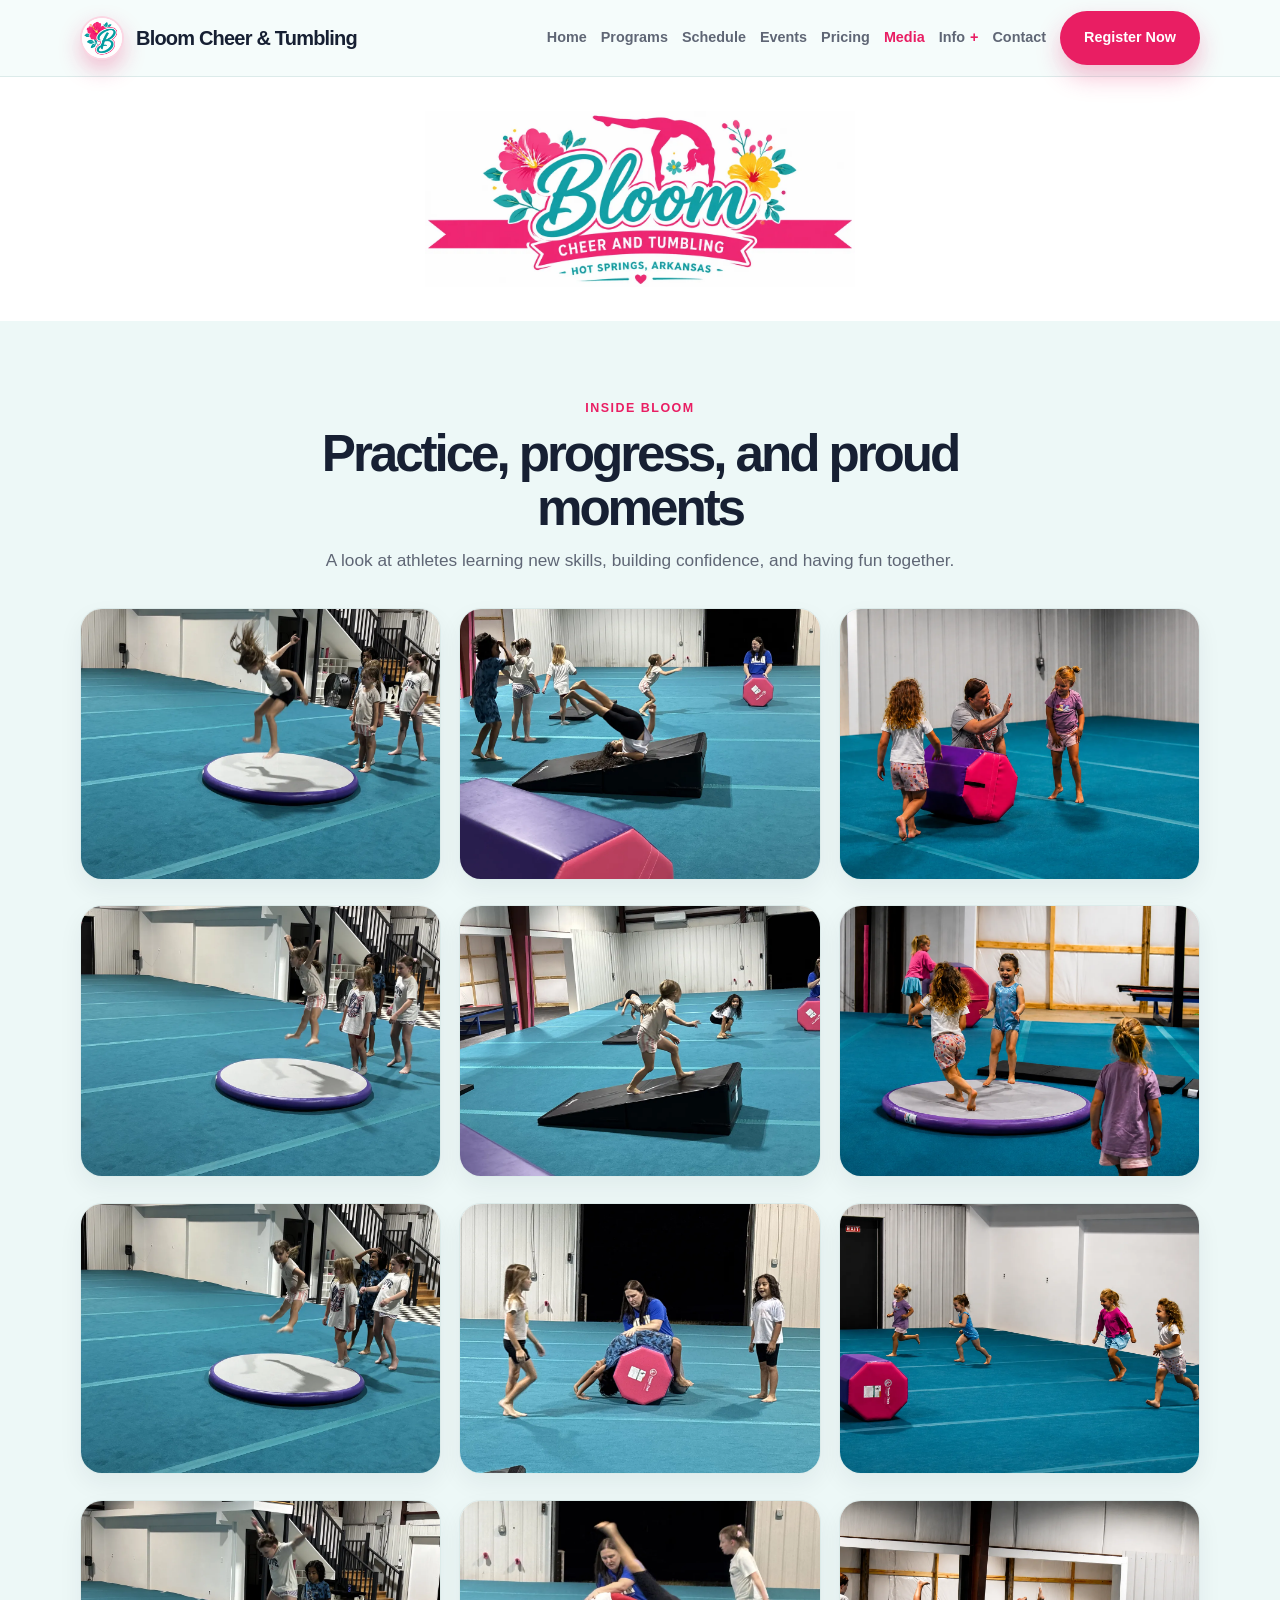
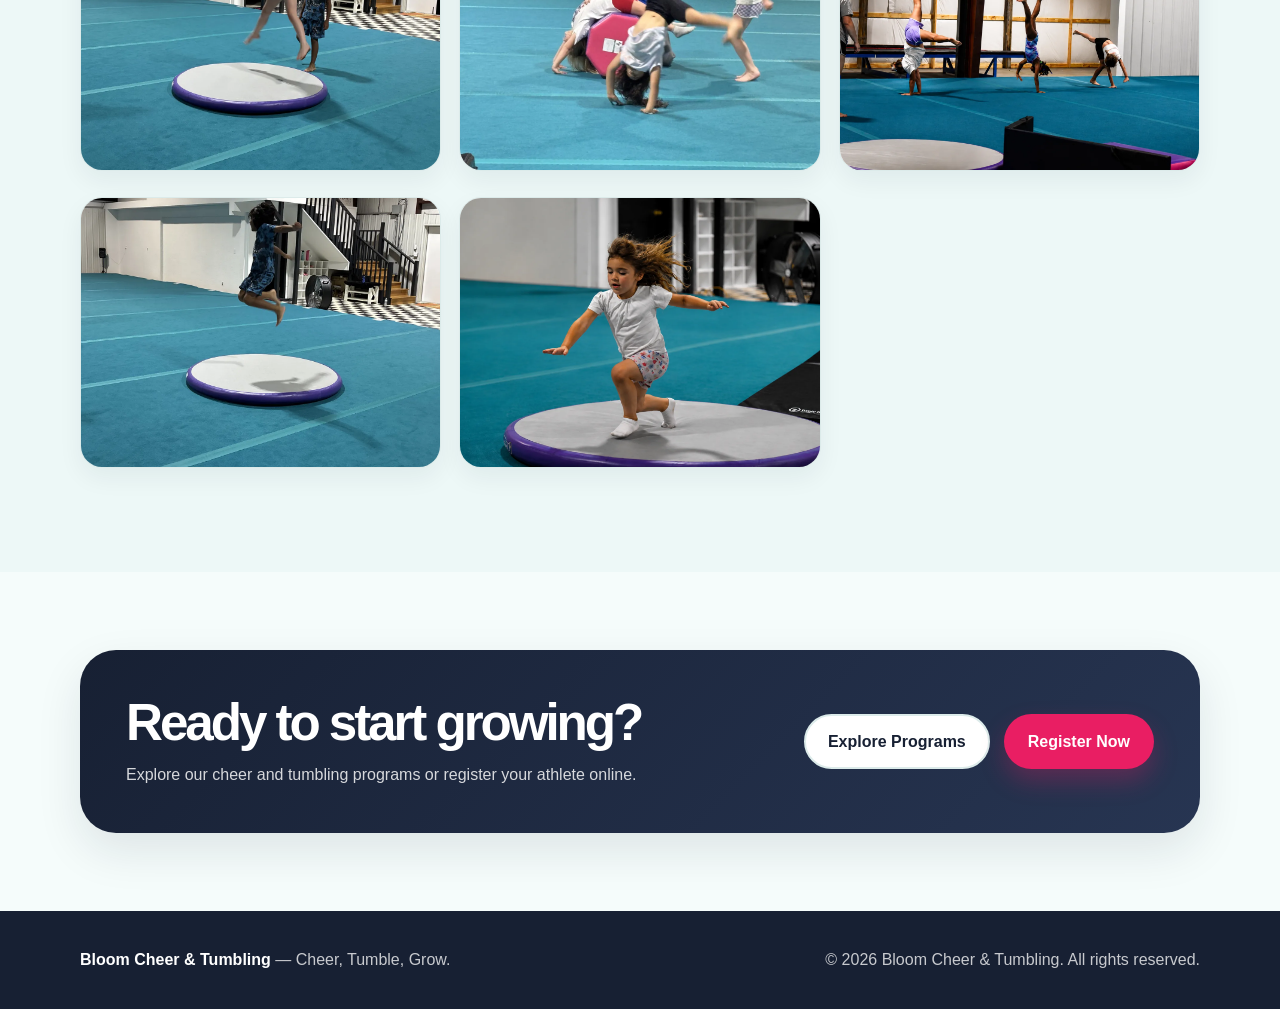
<file: media.html>
<!DOCTYPE html>
<html lang="en">
<head>
  <meta charset="UTF-8" />
  <meta name="viewport" content="width=device-width, initial-scale=1.0" />
  <title>Photos &amp; Videos | Bloom Cheer &amp; Tumbling</title>
  <meta name="description" content="See cheer and tumbling practices, skill progressions, team moments, and events from Bloom Cheer &amp; Tumbling in Hot Springs, Arkansas." />
  <link rel="canonical" href="https://bloomcheerandtumbling.com/media.html" />
  <meta property="og:type" content="website" />
  <meta property="og:site_name" content="Bloom Cheer &amp; Tumbling" />
  <meta property="og:title" content="Photos &amp; Videos | Bloom Cheer &amp; Tumbling" />
  <meta property="og:description" content="See practice, progress, and team moments from Bloom Cheer &amp; Tumbling." />
  <meta property="og:url" content="https://bloomcheerandtumbling.com/media.html" />
  <meta property="og:image" content="https://bloomcheerandtumbling.com/assets/photos/hero/beginner-tumbling-practice-hot-springs.webp" />
  <meta property="og:image:alt" content="Young athlete practicing at Bloom Cheer &amp; Tumbling" />
  <meta name="twitter:card" content="summary_large_image" />
  <meta name="twitter:title" content="Photos &amp; Videos | Bloom Cheer &amp; Tumbling" />
  <meta name="twitter:description" content="See practice, progress, and team moments from Bloom Cheer &amp; Tumbling." />
  <meta name="twitter:image" content="https://bloomcheerandtumbling.com/assets/photos/hero/beginner-tumbling-practice-hot-springs.webp" />
  <!-- Google tag (gtag.js) -->
  <script async src="https://www.googletagmanager.com/gtag/js?id=G-JEN015XNBV"></script>
  <script>
    window.dataLayer = window.dataLayer || [];
    function gtag(){dataLayer.push(arguments);}
    gtag('js', new Date());

    gtag('config', 'G-JEN015XNBV');
  </script>
  <link rel="stylesheet" href="css/styles.css?v=20260808-open-house" />
</head><body>
  <header>
    <div class="container nav">
      <a href="./" class="logo" aria-label="Bloom Cheer &amp; Tumbling home">
        <img class="logo-mark" src="assets/logo/logo.webp" alt="" />
        <span>Bloom Cheer &amp; Tumbling</span>
      </a>

      <button class="mobile-menu-button" id="menuButton" aria-label="Open navigation menu">
        Menu
      </button>

      <nav class="nav-links" id="navLinks" aria-label="Main navigation">
        <a href="./">Home</a>
        <a href="programs.html">Programs</a>
        <a href="schedule.html">Schedule</a>
        <a href="https://app.jackrabbitclass.com/eventcalendar.asp?orgID=558359">Events</a>
        <a href="pricing.html">Pricing</a>
        <a href="media.html" class="active">Media</a>
        <details class="nav-dropdown">
          <summary>Info</summary>
          <div class="nav-dropdown-menu">
            <a href="all-star-info.html" hidden>All Star Info</a>
            <a href="about.html">About</a>
            <a href="faq.html">FAQ</a>
          </div>
        </details>
        <a href="contact.html">Contact</a>
        <a href="register.html" class="button button-primary">Register Now</a>
      </nav>
    </div>
  </header>

  <main>
    <section class="brand-strip" aria-label="Bloom Cheer &amp; Tumbling logo">
      <div class="container">
        <img src="assets/logo/logo_full.webp" alt="Bloom Cheer &amp; Tumbling" />
      </div>
    </section>

    <section id="media" class="soft-section">
      <div class="container">
        <div class="section-heading center">
          <div class="section-label">Inside Bloom</div>
          <h1>Practice, progress, and proud moments</h1>
          <p>A look at athletes learning new skills, building confidence, and having fun together.</p>
        </div>

        <div class="media-grid" id="mediaGrid" aria-live="polite"></div>
        <p class="media-empty" id="mediaEmpty">No media has been added to this category yet.</p>
      </div>
    </section>

    <section class="cta-section">
      <div class="container">
        <div class="cta">
          <div>
            <h2>Ready to start growing?</h2>
            <p>Explore our cheer and tumbling programs or register your athlete online.</p>
          </div>
          <div class="cta-actions">
            <a href="programs.html" class="button button-secondary">Explore Programs</a>
            <a href="register.html" class="button button-primary">Register Now</a>
          </div>
        </div>
      </div>
    </section>
  </main>

  <footer>
    <div class="container footer-grid">
      <p><strong>Bloom Cheer &amp; Tumbling</strong> &mdash; Cheer, Tumble, Grow.</p>
      <p>&copy; <span id="year"></span> Bloom Cheer &amp; Tumbling. All rights reserved.</p>
    </div>
  </footer>

  <script src="js/media.js?v=20261102-class-photos"></script>
  <script src="js/main.js?v=20261102-class-photos"></script>
</body>
</html>
</file>
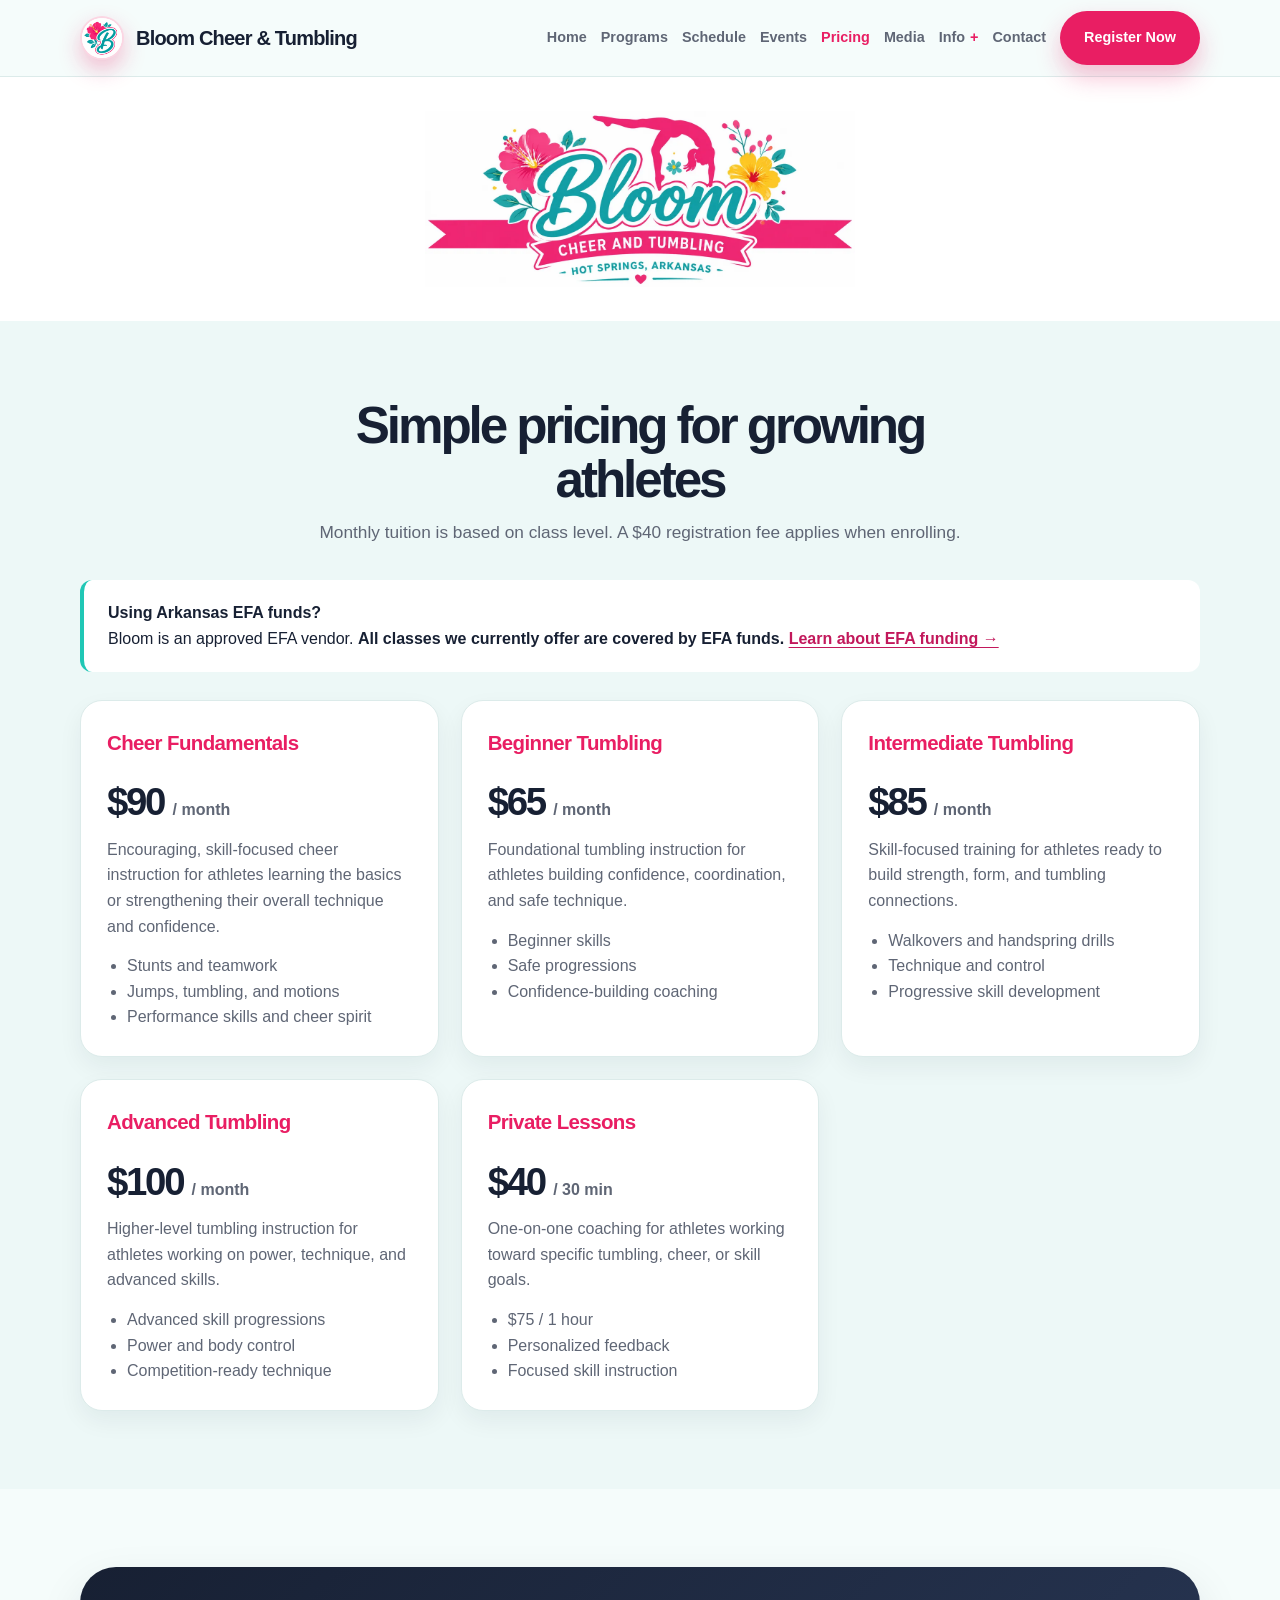
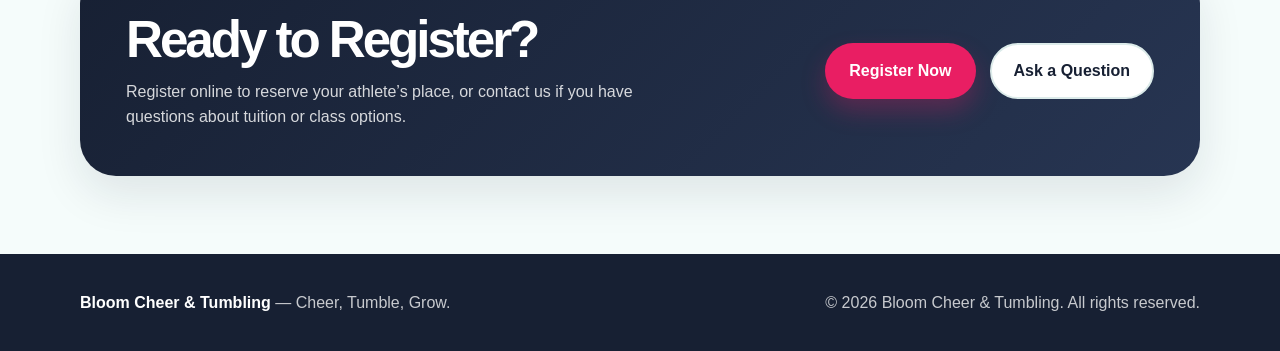
<file: pricing.html>
﻿<!DOCTYPE html>
<html lang="en">
<head>
  <meta charset="UTF-8" />
  <meta name="viewport" content="width=device-width, initial-scale=1.0" />
  <title>Cheer & Tumbling Pricing in Hot Springs, AR | Bloom</title>
  <meta name="description" content="See monthly pricing for beginner tumbling, intermediate tumbling, advanced tumbling, all-star cheer, and private lessons at Bloom Cheer & Tumbling." />
  <link rel="canonical" href="https://bloomcheerandtumbling.com/pricing.html" />
  <meta property="og:type" content="website" />
  <meta property="og:site_name" content="Bloom Cheer & Tumbling" />
  <meta property="og:title" content="Pricing | Bloom Cheer & Tumbling" />
  <meta property="og:description" content="View Bloom Cheer & Tumbling pricing for tumbling classes, all-star cheer, private lessons, and registration fees." />
  <meta property="og:url" content="https://bloomcheerandtumbling.com/pricing.html" />
  <meta property="og:image" content="https://bloomcheerandtumbling.com/assets/logo/logo_full.webp" />
  <meta property="og:image:alt" content="Bloom Cheer & Tumbling logo" />
  <meta name="twitter:card" content="summary_large_image" />
  <meta name="twitter:title" content="Pricing | Bloom Cheer & Tumbling" />
  <meta name="twitter:description" content="View Bloom Cheer & Tumbling pricing for tumbling classes, all-star cheer, private lessons, and registration fees." />
  <meta name="twitter:image" content="https://bloomcheerandtumbling.com/assets/logo/logo_full.webp" />
  <script type="application/ld+json">
    {
      "@context": "https://schema.org",
      "@type": "SportsActivityLocation",
      "@id": "https://bloomcheerandtumbling.com/#business",
      "name": "Bloom Cheer & Tumbling",
      "url": "https://bloomcheerandtumbling.com/",
      "image": "https://bloomcheerandtumbling.com/assets/logo/logo_full.webp",
      "logo": "https://bloomcheerandtumbling.com/assets/logo/logo.webp",
      "email": "coach@bloomcheerandtumbling.com",
      "telephone": "+15012299368",
      "description": "Bloom Cheer & Tumbling offers cheer, tumbling, private lessons, and all-star cheer training in Hot Springs, Arkansas.",
      "address": {
        "@type": "PostalAddress",
        "streetAddress": "260 Wagonwheel Terrace",
        "addressLocality": "Hot Springs",
        "addressRegion": "AR",
        "postalCode": "71913",
        "addressCountry": "US"
      },
      "sameAs": [
        "https://www.facebook.com/people/Bloom-Cheer-and-Tumbling/61589331817205/"
      ],
      "areaServed": {
        "@type": "City",
        "name": "Hot Springs"
      },
      "makesOffer": [
        {
          "@type": "Offer",
          "itemOffered": {
            "@type": "Service",
            "name": "Cheer classes"
          }
        },
        {
          "@type": "Offer",
          "itemOffered": {
            "@type": "Service",
            "name": "Tumbling classes"
          }
        },
        {
          "@type": "Offer",
          "itemOffered": {
            "@type": "Service",
            "name": "Private lessons"
          }
        },
        {
          "@type": "Offer",
          "itemOffered": {
            "@type": "Service",
            "name": "All-star cheer"
          }
        }
      ]
    }
  </script>
  <!-- Google tag (gtag.js) -->
  <script async src="https://www.googletagmanager.com/gtag/js?id=G-JEN015XNBV"></script>
  <script>
    window.dataLayer = window.dataLayer || [];
    function gtag(){dataLayer.push(arguments);}
    gtag('js', new Date());

    gtag('config', 'G-JEN015XNBV');
  </script>
  <link rel="stylesheet" href="css/styles.css?v=20261005-efa" />
</head><body>
  <header>
    <div class="container nav">
      <a href="./" class="logo" aria-label="Bloom Cheer & Tumbling home">
        <img class="logo-mark" src="assets/logo/logo.webp" alt="" />
        <span>Bloom Cheer & Tumbling</span>
      </a>

      <button class="mobile-menu-button" id="menuButton" aria-label="Open navigation menu">
        Menu
      </button>

      <nav class="nav-links" id="navLinks" aria-label="Main navigation">
        <a href="./">Home</a>
        <a href="programs.html">Programs</a>
        <a href="schedule.html">Schedule</a>
        <a href="https://app.jackrabbitclass.com/eventcalendar.asp?orgID=558359">Events</a>
        <a href="pricing.html" class="active">Pricing</a>
        <a href="media.html">Media</a>
        <details class="nav-dropdown">
          <summary>Info</summary>
          <div class="nav-dropdown-menu">
            <a href="all-star-info.html" hidden>All Star Info</a>
            <a href="about.html">About</a>
            <a href="faq.html">FAQ</a>
          </div>
        </details>
        <a href="contact.html">Contact</a>
        <a href="register.html" class="button button-primary">Register Now</a>
      </nav>
    </div>
  </header>
  <main>
<section class="brand-strip" aria-label="Bloom Cheer & Tumbling logo">
      <div class="container">
        <img src="assets/logo/logo_full.webp" alt="Bloom Cheer & Tumbling" />
      </div>
    </section>

<section id="pricing" class="soft-section">
      <div class="container">
        <div class="section-heading center">
          <h1>Simple pricing for growing athletes</h1>
          <p>
            Monthly tuition is based on class level. A $40 registration fee applies when enrolling.
          </p>
        </div>

        <aside class="efa-pricing-notice" aria-label="Arkansas EFA funding">
          <strong>Using Arkansas EFA funds?</strong>
          <p>Bloom is an approved EFA vendor. <strong>All classes we currently offer are covered by EFA funds.</strong> <a href="faq.html#efa">Learn about EFA funding &rarr;</a></p>
        </aside>

        <div class="pricing-grid">
          <article class="card">
            <h3>Cheer Fundamentals</h3>
            <div class="price">$90 <span>/ month</span></div>
            <p>Encouraging, skill-focused cheer instruction for athletes learning the basics or strengthening their overall technique and confidence.</p>
            <ul>
              <li>Stunts and teamwork</li>
              <li>Jumps, tumbling, and motions</li>
              <li>Performance skills and cheer spirit</li>
            </ul>
          </article>

<!-- Cheer Prep temporarily hidden
          <article class="card">
            <h3>Cheer Prep</h3>
            <div class="price">$180 <span>one-time fee</span></div>
            <p>The one-time fee covers the full non-recurring, 6-week Cheer Prep session for athletes building confidence and learning cheer fundamentals.</p>
            <ul>
              <li>Motions and jumps</li>
              <li>Dance, chants, and basic tumbling</li>
              <li>End-of-session family performance</li>
            </ul>
          </article>
          -->

          <article class="card">
            <h3>Beginner Tumbling</h3>
            <div class="price">$65 <span>/ month</span></div>
            <p>Foundational tumbling instruction for athletes building confidence, coordination, and safe technique.</p>
            <ul>
              <li>Beginner skills</li>
              <li>Safe progressions</li>
              <li>Confidence-building coaching</li>
            </ul>
          </article>

          <article class="card">
            <h3>Intermediate Tumbling</h3>
            <div class="price">$85 <span>/ month</span></div>
            <p>Skill-focused training for athletes ready to build strength, form, and tumbling connections.</p>
            <ul>
              <li>Walkovers and handspring drills</li>
              <li>Technique and control</li>
              <li>Progressive skill development</li>
            </ul>
          </article>

          <article class="card">
            <h3>Advanced Tumbling</h3>
            <div class="price">$100 <span>/ month</span></div>
            <p>Higher-level tumbling instruction for athletes working on power, technique, and advanced skills.</p>
            <ul>
              <li>Advanced skill progressions</li>
              <li>Power and body control</li>
              <li>Competition-ready technique</li>
            </ul>
          </article>

          <article class="card" hidden>
            <h3>All Star Novice</h3>
            <div class="price">$150 <span>/ month</span></div>
            <p>Introductory all-star cheer team training for athletes ready for a competitive team environment.</p>
            <ul>
              <li>Competitive cheer training</li>
              <li>Stunts, jumps, dance, and tumbling</li>
              <li>Team commitment and growth</li>
            </ul>
          </article>

          <article class="card" hidden>
            <h3>All Star Prep</h3>
            <div class="price">$175 <span>/ month</span></div>
            <p>All-star prep team training for athletes building competitive skills, commitment, and routine execution.</p>
            <ul>
              <li>Competitive cheer training</li>
              <li>Stunts, jumps, dance, and tumbling</li>
              <li>Team commitment and growth</li>
            </ul>
          </article>

          <article class="card">
            <h3>Private Lessons</h3>
            <div class="price">$40 <span>/ 30 min</span></div>
            <p>One-on-one coaching for athletes working toward specific tumbling, cheer, or skill goals.</p>
            <ul>
              <li>$75 / 1 hour</li>
              <li>Personalized feedback</li>
              <li>Focused skill instruction</li>
            </ul>
          </article>
        </div>
      </div>
    </section>

    <section class="cta-section">
      <div class="container">
        <div class="cta">
          <div>
            <h2>Ready to Register?</h2>
            <p>Register online to reserve your athlete&rsquo;s place, or contact us if you have questions about tuition or class options.</p>
          </div>
          <div class="cta-actions">
            <a href="register.html" class="button button-primary">Register Now</a>
            <a href="contact.html" class="button button-secondary">Ask a Question</a>
          </div>
        </div>
      </div>
    </section>
  </main>

<footer>
    <div class="container footer-grid">
      <p><strong>Bloom Cheer & Tumbling</strong> &mdash; Cheer, Tumble, Grow.</p>
      <p>&copy; <span id="year"></span> Bloom Cheer & Tumbling. All rights reserved.</p>
    </div>
  </footer>

  <script src="js/media.js"></script>
  <script src="js/main.js"></script></body>
</html>
</file>
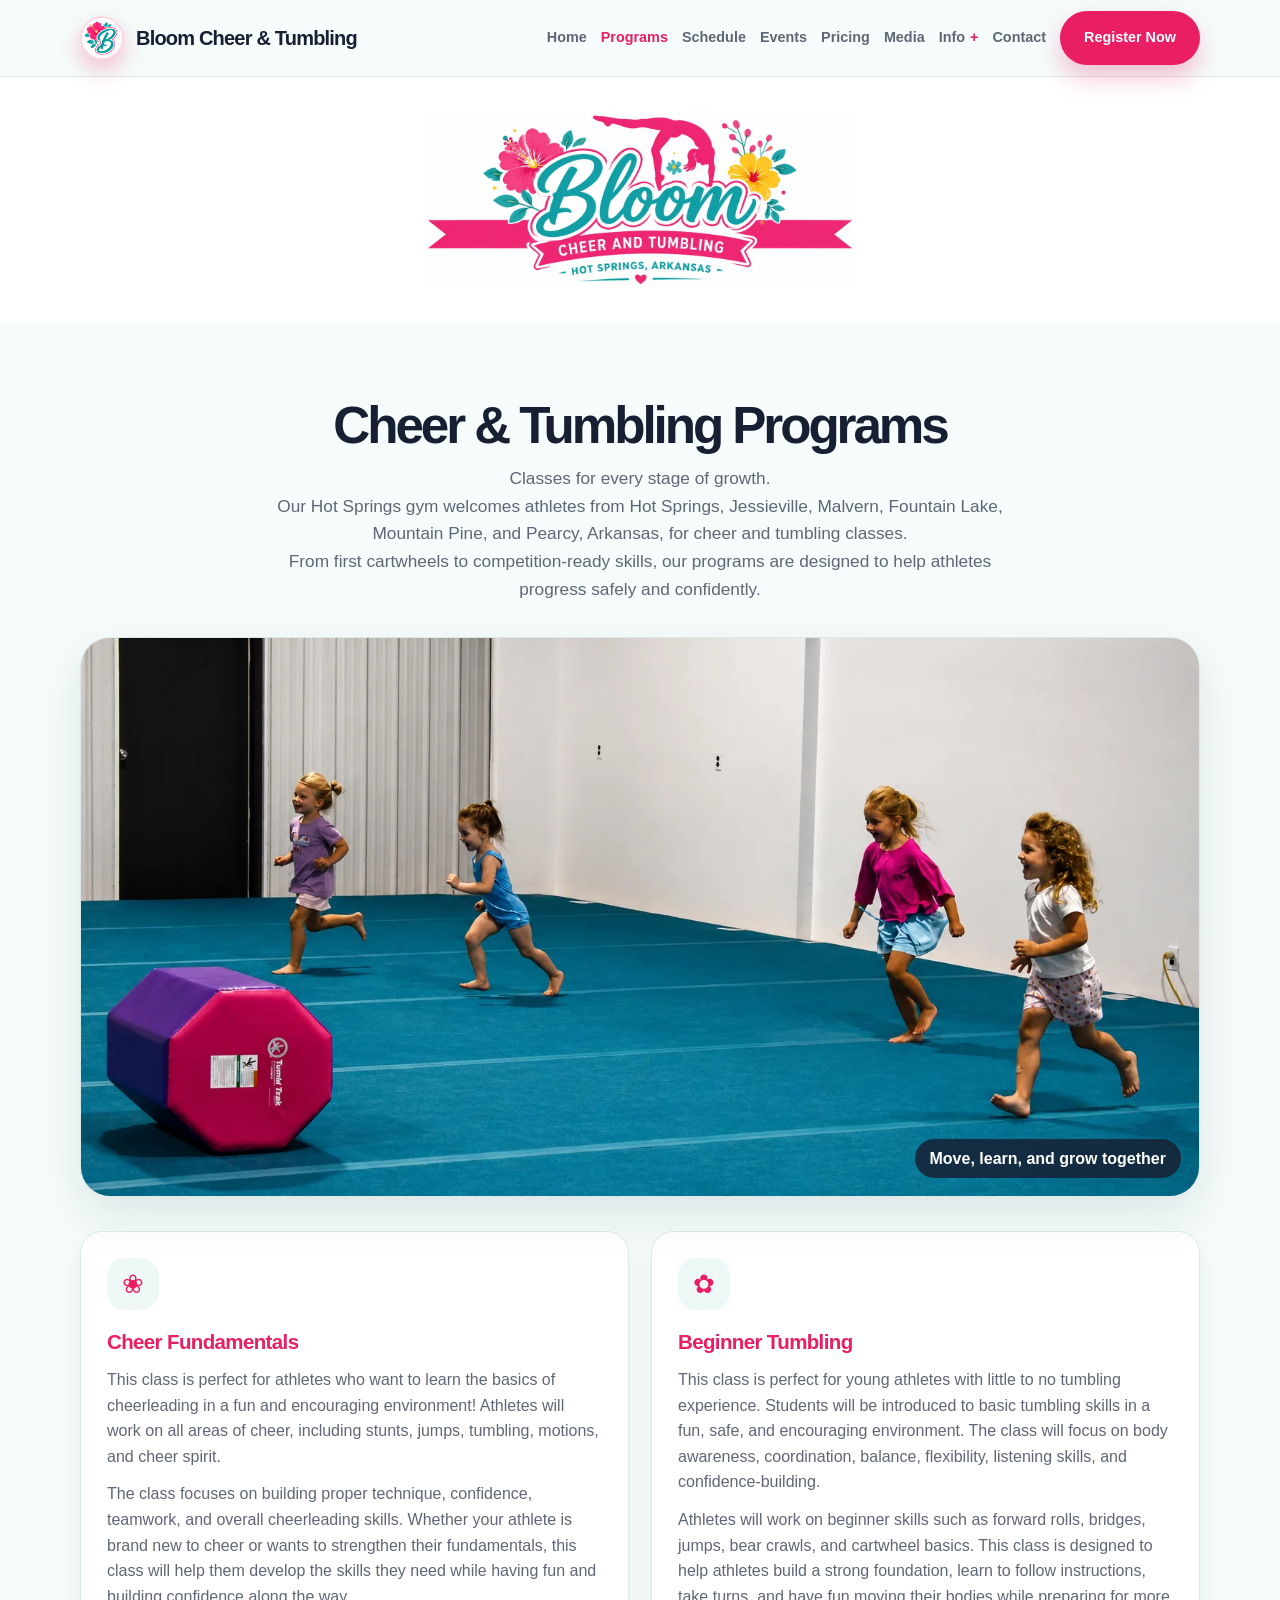
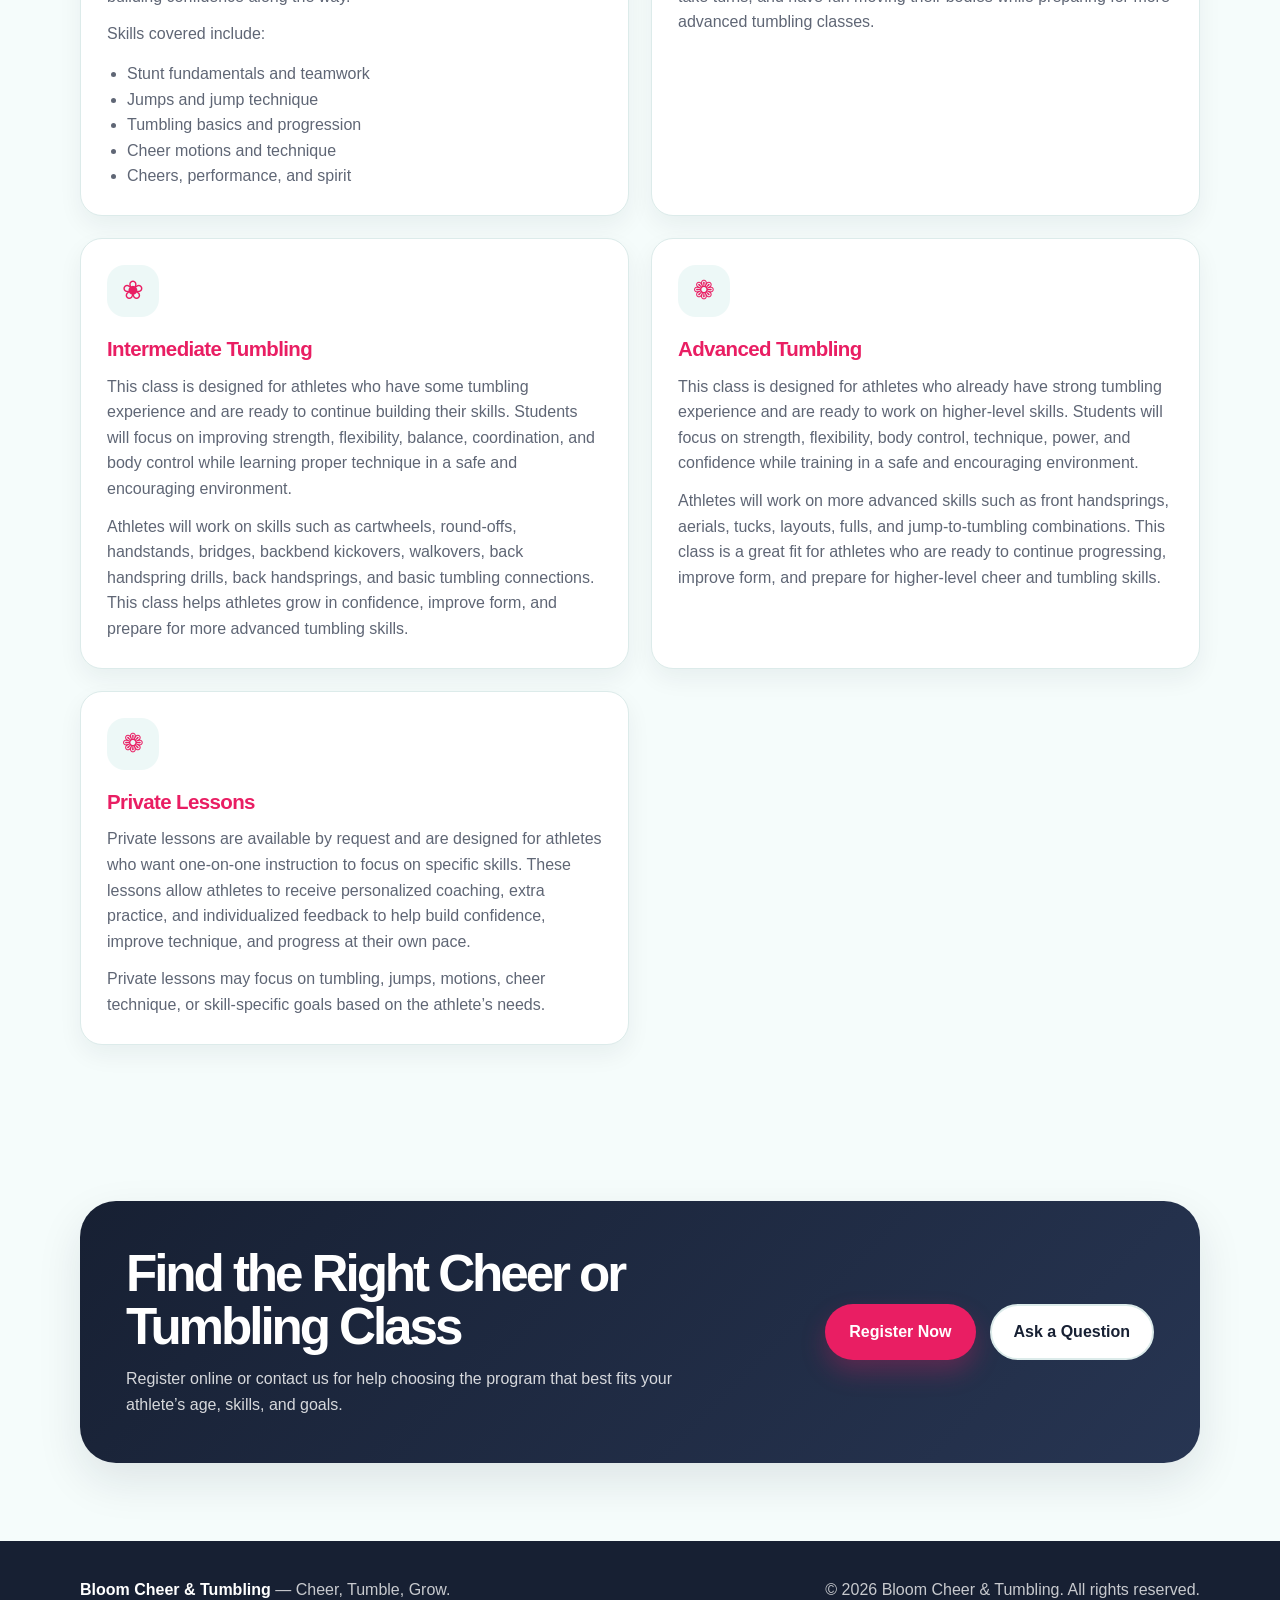
<file: programs.html>
﻿<!DOCTYPE html>
<html lang="en">
<head>
  <meta charset="UTF-8" />
  <meta name="viewport" content="width=device-width, initial-scale=1.0" />
  <title>Cheer & Tumbling Programs in Hot Springs, AR | Bloom Cheer & Tumbling</title>
  <meta name="description" content="Explore cheer and tumbling programs at our Hot Springs gym, welcoming athletes from Jessieville, Malvern, Fountain Lake, Mountain Pine, and Pearcy." />
  <link rel="canonical" href="https://bloomcheerandtumbling.com/programs.html" />
  <meta property="og:type" content="website" />
  <meta property="og:site_name" content="Bloom Cheer & Tumbling" />
  <meta property="og:title" content="Cheer & Tumbling Programs | Bloom Cheer & Tumbling" />
  <meta property="og:description" content="Explore cheer and tumbling programs at our Hot Springs gym, welcoming athletes from Jessieville, Malvern, Fountain Lake, Mountain Pine, and Pearcy." />
  <meta property="og:url" content="https://bloomcheerandtumbling.com/programs.html" />
  <meta property="og:image" content="https://bloomcheerandtumbling.com/assets/logo/logo_full.webp" />
  <meta property="og:image:alt" content="Bloom Cheer & Tumbling logo" />
  <meta name="twitter:card" content="summary_large_image" />
  <meta name="twitter:title" content="Cheer & Tumbling Programs | Bloom Cheer & Tumbling" />
  <meta name="twitter:description" content="Explore cheer and tumbling programs at our Hot Springs gym, welcoming athletes from Jessieville, Malvern, Fountain Lake, Mountain Pine, and Pearcy." />
  <meta name="twitter:image" content="https://bloomcheerandtumbling.com/assets/logo/logo_full.webp" />
  <script type="application/ld+json">
    {
      "@context": "https://schema.org",
      "@type": "SportsActivityLocation",
      "@id": "https://bloomcheerandtumbling.com/#business",
      "name": "Bloom Cheer & Tumbling",
      "url": "https://bloomcheerandtumbling.com/",
      "image": "https://bloomcheerandtumbling.com/assets/logo/logo_full.webp",
      "logo": "https://bloomcheerandtumbling.com/assets/logo/logo.webp",
      "email": "coach@bloomcheerandtumbling.com",
      "telephone": "+15012299368",
      "description": "Bloom Cheer & Tumbling offers cheer, tumbling, private lessons, and all-star cheer training in Hot Springs, Arkansas.",
      "address": {
        "@type": "PostalAddress",
        "streetAddress": "260 Wagonwheel Terrace",
        "addressLocality": "Hot Springs",
        "addressRegion": "AR",
        "postalCode": "71913",
        "addressCountry": "US"
      },
      "sameAs": [
        "https://www.facebook.com/people/Bloom-Cheer-and-Tumbling/61589331817205/"
      ],
      "areaServed": [
        "Hot Springs, AR",
        "Jessieville, AR",
        "Malvern, AR",
        "Fountain Lake, AR",
        "Mountain Pine, AR",
        "Pearcy, AR",
        "Hot Springs Village, AR",
        "Lake Hamilton, AR"
      ],
      "makesOffer": [
        {
          "@type": "Offer",
          "itemOffered": {
            "@type": "Service",
            "name": "Cheer classes"
          }
        },
        {
          "@type": "Offer",
          "itemOffered": {
            "@type": "Service",
            "name": "Tumbling classes"
          }
        },
        {
          "@type": "Offer",
          "itemOffered": {
            "@type": "Service",
            "name": "Private lessons"
          }
        },
        {
          "@type": "Offer",
          "itemOffered": {
            "@type": "Service",
            "name": "All-star cheer"
          }
        }
      ]
    }
  </script>
  <!-- Google tag (gtag.js) -->
  <script async src="https://www.googletagmanager.com/gtag/js?id=G-JEN015XNBV"></script>
  <script>
    window.dataLayer = window.dataLayer || [];
    function gtag(){dataLayer.push(arguments);}
    gtag('js', new Date());

    gtag('config', 'G-JEN015XNBV');
  </script>
  <link rel="stylesheet" href="css/styles.css" />
</head><body>
  <header>
    <div class="container nav">
      <a href="./" class="logo" aria-label="Bloom Cheer & Tumbling home">
        <img class="logo-mark" src="assets/logo/logo.webp" alt="" />
        <span>Bloom Cheer & Tumbling</span>
      </a>

      <button class="mobile-menu-button" id="menuButton" aria-label="Open navigation menu">
        Menu
      </button>

      <nav class="nav-links" id="navLinks" aria-label="Main navigation">
        <a href="./">Home</a>
        <a href="programs.html" class="active">Programs</a>
        <a href="schedule.html">Schedule</a>
        <a href="https://app.jackrabbitclass.com/eventcalendar.asp?orgID=558359">Events</a>
        <a href="pricing.html">Pricing</a>
        <a href="media.html">Media</a>
        <details class="nav-dropdown">
          <summary>Info</summary>
          <div class="nav-dropdown-menu">
            <a href="all-star-info.html" hidden>All Star Info</a>
            <a href="about.html">About</a>
            <a href="faq.html">FAQ</a>
          </div>
        </details>
        <a href="contact.html">Contact</a>
        <a href="register.html" class="button button-primary">Register Now</a>
      </nav>
    </div>
  </header>
  <main>
<section class="brand-strip" aria-label="Bloom Cheer & Tumbling logo">
      <div class="container">
        <img src="assets/logo/logo_full.webp" alt="Bloom Cheer & Tumbling" />
      </div>
    </section>

<section id="programs">
      <div class="container">
        <div class="section-heading center">
          <h1>Cheer &amp; Tumbling Programs</h1>
          <p>Classes for every stage of growth.</p>
          <p>Our Hot Springs gym welcomes athletes from Hot Springs, Jessieville, Malvern, Fountain Lake, Mountain Pine, and Pearcy, Arkansas, for cheer and tumbling classes.</p>
          <p>
            From first cartwheels to competition-ready skills, our programs are designed to help athletes progress safely and confidently.
          </p>
        </div>

        <figure class="program-feature-photo">
          <img src="assets/photos/programs/youth-cheer-tumbling-classes-hot-springs.webp" alt="Young athletes enjoying a group cheer and tumbling class at Bloom Cheer and Tumbling in Hot Springs, Arkansas" width="1536" height="1024" decoding="async" />
          <figcaption>Move, learn, and grow together</figcaption>
        </figure>

        <div class="program-grid">
          <article class="card">
            <div class="card-icon">&#10048;</div>
            <h3>Cheer Fundamentals</h3>
            <p>This class is perfect for athletes who want to learn the basics of cheerleading in a fun and encouraging environment! Athletes will work on all areas of cheer, including stunts, jumps, tumbling, motions, and cheer spirit.</p>
            <p>The class focuses on building proper technique, confidence, teamwork, and overall cheerleading skills. Whether your athlete is brand new to cheer or wants to strengthen their fundamentals, this class will help them develop the skills they need while having fun and building confidence along the way.</p>
            <p>Skills covered include:</p>
            <ul>
              <li>Stunt fundamentals and teamwork</li>
              <li>Jumps and jump technique</li>
              <li>Tumbling basics and progression</li>
              <li>Cheer motions and technique</li>
              <li>Cheers, performance, and spirit</li>
            </ul>
          </article>

<!-- Cheer Prep temporarily hidden
          <article class="card">
            <div class="card-icon">&#10047;</div>
            <h3>Cheer Prep</h3>
            <p>Cheer Prep is the perfect class for athletes who want to try cheerleading in a non-competitive setting. This 6-week class is designed to introduce athletes to the basics of cheer in a fun, supportive, and low-pressure environment.</p>
            <p>Athletes will learn beginner cheer skills such as motions, jumps, basic tumbling, dance, chants, and simple stunt technique. During the session, they will work together to learn a short routine that they will perform for family and friends at the end of the class.</p>
            <p>Cheer Prep is a great option for athletes who are new to cheer, want to build confidence and coordination, or are interested in learning more about cheer before making a bigger commitment.</p>
          </article>
          -->

          <article class="card">
            <div class="card-icon">&#10047;</div>
            <h3>Beginner Tumbling</h3>
            <p>This class is perfect for young athletes with little to no tumbling experience. Students will be introduced to basic tumbling skills in a fun, safe, and encouraging environment. The class will focus on body awareness, coordination, balance, flexibility, listening skills, and confidence-building.</p>
            <p>Athletes will work on beginner skills such as forward rolls, bridges, jumps, bear crawls, and cartwheel basics. This class is designed to help athletes build a strong foundation, learn to follow instructions, take turns, and have fun moving their bodies while preparing for more advanced tumbling classes.</p>
          </article>

          <article class="card">
            <div class="card-icon">&#10048;</div>
            <h3>Intermediate Tumbling</h3>
            <p>This class is designed for athletes who have some tumbling experience and are ready to continue building their skills. Students will focus on improving strength, flexibility, balance, coordination, and body control while learning proper technique in a safe and encouraging environment.</p>
            <p>Athletes will work on skills such as cartwheels, round-offs, handstands, bridges, backbend kickovers, walkovers, back handspring drills, back handsprings, and basic tumbling connections. This class helps athletes grow in confidence, improve form, and prepare for more advanced tumbling skills.</p>
          </article>

          <article class="card">
            <div class="card-icon">&#10049;</div>
            <h3>Advanced Tumbling</h3>
            <p>This class is designed for athletes who already have strong tumbling experience and are ready to work on higher-level skills. Students will focus on strength, flexibility, body control, technique, power, and confidence while training in a safe and encouraging environment.</p>
            <p>Athletes will work on more advanced skills such as front handsprings, aerials, tucks, layouts, fulls, and jump-to-tumbling combinations. This class is a great fit for athletes who are ready to continue progressing, improve form, and prepare for higher-level cheer and tumbling skills.</p>
          </article>

          <article class="card" hidden>
            <div class="card-icon">&#10048;</div>
            <h3>All Star Cheer</h3>
            <p>All Star Cheer is a competitive cheerleading program for athletes who are ready to train, grow, and perform as part of a team. Athletes will work on cheer skills including motions, jumps, tumbling, stunts, dance, performance, and routine technique while building confidence, discipline, and teamwork.</p>
            <p>Teams are formed based on age, skill level, and experience so each athlete can be placed where they will be most successful. All Star Cheer requires commitment to practices, performances, and competitions throughout the season.</p>
            <p>This program is perfect for athletes who love cheer, want to improve their skills, and are excited to be part of a team that works together toward shared goals.</p>
          </article>

          <article class="card">
            <div class="card-icon">&#10049;</div>
            <h3>Private Lessons</h3>
            <p>Private lessons are available by request and are designed for athletes who want one-on-one instruction to focus on specific skills. These lessons allow athletes to receive personalized coaching, extra practice, and individualized feedback to help build confidence, improve technique, and progress at their own pace.</p>
            <p>Private lessons may focus on tumbling, jumps, motions, cheer technique, or skill-specific goals based on the athlete&rsquo;s needs.</p>
          </article>
        </div>
      </div>
    </section>

    <section class="cta-section">
      <div class="container">
        <div class="cta">
          <div>
            <h2>Find the Right Cheer or Tumbling Class</h2>
            <p>Register online or contact us for help choosing the program that best fits your athlete&rsquo;s age, skills, and goals.</p>
          </div>
          <div class="cta-actions">
            <a href="register.html" class="button button-primary">Register Now</a>
            <a href="contact.html" class="button button-secondary">Ask a Question</a>
          </div>
        </div>
      </div>
    </section>
  </main>

<footer>
    <div class="container footer-grid">
      <p><strong>Bloom Cheer & Tumbling</strong> &mdash; Cheer, Tumble, Grow.</p>
      <p>&copy; <span id="year"></span> Bloom Cheer & Tumbling. All rights reserved.</p>
    </div>
  </footer>

  <script src="js/media.js"></script>
  <script src="js/main.js"></script></body>
</html>
</file>
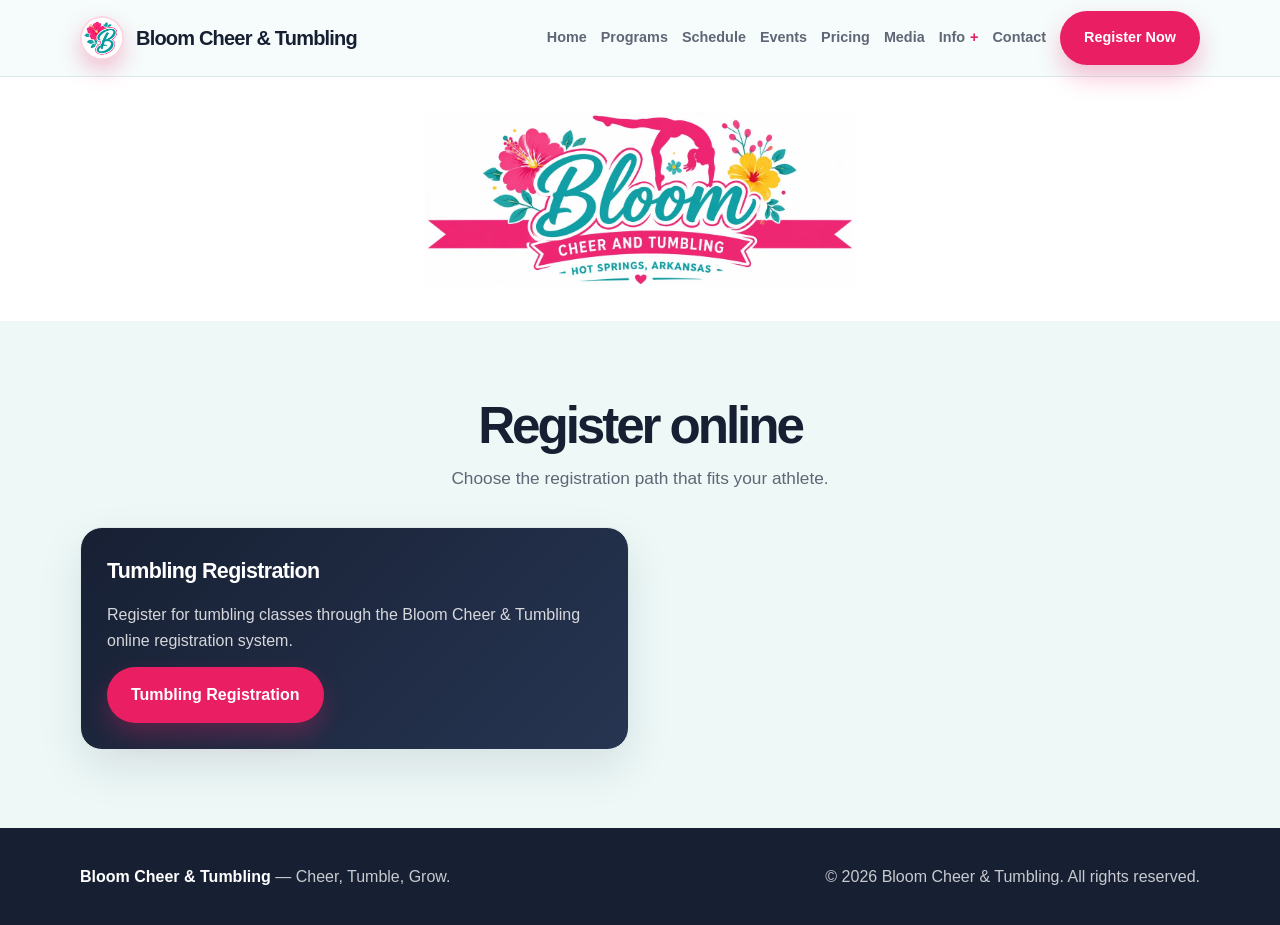
<file: register.html>
﻿<!DOCTYPE html>
<html lang="en">
<head>
  <meta charset="UTF-8" />
  <meta name="viewport" content="width=device-width, initial-scale=1.0" />
  <title>Register Online | Bloom Cheer & Tumbling</title>
  <meta name="description" content="Register online, create a family account, book classes, and manage parent portal access for Bloom Cheer & Tumbling." />
  <link rel="canonical" href="https://bloomcheerandtumbling.com/register.html" />
  <meta property="og:type" content="website" />
  <meta property="og:site_name" content="Bloom Cheer & Tumbling" />
  <meta property="og:title" content="Register Online | Bloom Cheer & Tumbling" />
  <meta property="og:description" content="Register online, create a family account, book classes, and manage parent portal access for Bloom Cheer & Tumbling." />
  <meta property="og:url" content="https://bloomcheerandtumbling.com/register.html" />
  <meta property="og:image" content="https://bloomcheerandtumbling.com/assets/logo/logo_full.webp" />
  <meta property="og:image:alt" content="Bloom Cheer & Tumbling logo" />
  <meta name="twitter:card" content="summary_large_image" />
  <meta name="twitter:title" content="Register Online | Bloom Cheer & Tumbling" />
  <meta name="twitter:description" content="Register online, create a family account, book classes, and manage parent portal access for Bloom Cheer & Tumbling." />
  <meta name="twitter:image" content="https://bloomcheerandtumbling.com/assets/logo/logo_full.webp" />
  <script type="application/ld+json">
    {
      "@context": "https://schema.org",
      "@type": "SportsActivityLocation",
      "@id": "https://bloomcheerandtumbling.com/#business",
      "name": "Bloom Cheer & Tumbling",
      "url": "https://bloomcheerandtumbling.com/",
      "image": "https://bloomcheerandtumbling.com/assets/logo/logo_full.webp",
      "logo": "https://bloomcheerandtumbling.com/assets/logo/logo.webp",
      "email": "coach@bloomcheerandtumbling.com",
      "telephone": "+15012299368",
      "description": "Bloom Cheer & Tumbling offers cheer, tumbling, private lessons, and all-star cheer training in Hot Springs, Arkansas.",
      "address": {
        "@type": "PostalAddress",
        "streetAddress": "260 Wagonwheel Terrace",
        "addressLocality": "Hot Springs",
        "addressRegion": "AR",
        "postalCode": "71913",
        "addressCountry": "US"
      },
      "sameAs": [
        "https://www.facebook.com/people/Bloom-Cheer-and-Tumbling/61589331817205/"
      ],
      "areaServed": {
        "@type": "City",
        "name": "Hot Springs"
      },
      "makesOffer": [
        {
          "@type": "Offer",
          "itemOffered": {
            "@type": "Service",
            "name": "Cheer classes"
          }
        },
        {
          "@type": "Offer",
          "itemOffered": {
            "@type": "Service",
            "name": "Tumbling classes"
          }
        },
        {
          "@type": "Offer",
          "itemOffered": {
            "@type": "Service",
            "name": "Private lessons"
          }
        },
        {
          "@type": "Offer",
          "itemOffered": {
            "@type": "Service",
            "name": "All-star cheer"
          }
        }
      ]
    }
  </script>
  <!-- Google tag (gtag.js) -->
  <script async src="https://www.googletagmanager.com/gtag/js?id=G-JEN015XNBV"></script>
  <script>
    window.dataLayer = window.dataLayer || [];
    function gtag(){dataLayer.push(arguments);}
    gtag('js', new Date());

    gtag('config', 'G-JEN015XNBV');
  </script>
  <link rel="stylesheet" href="css/styles.css" />
</head><body>
  <header>
    <div class="container nav">
      <a href="./" class="logo" aria-label="Bloom Cheer & Tumbling home">
        <img class="logo-mark" src="assets/logo/logo.webp" alt="" />
        <span>Bloom Cheer & Tumbling</span>
      </a>

      <button class="mobile-menu-button" id="menuButton" aria-label="Open navigation menu">
        Menu
      </button>

      <nav class="nav-links" id="navLinks" aria-label="Main navigation">
        <a href="./">Home</a>
        <a href="programs.html">Programs</a>
        <a href="schedule.html">Schedule</a>
        <a href="https://app.jackrabbitclass.com/eventcalendar.asp?orgID=558359">Events</a>
        <a href="pricing.html">Pricing</a>
        <a href="media.html">Media</a>
        <details class="nav-dropdown">
          <summary>Info</summary>
          <div class="nav-dropdown-menu">
            <a href="all-star-info.html" hidden>All Star Info</a>
            <a href="about.html">About</a>
            <a href="faq.html">FAQ</a>
          </div>
        </details>
        <a href="contact.html">Contact</a>
        <a href="register.html" class="button button-primary">Register Now</a>
      </nav>
    </div>
  </header>
  <main>
<section class="brand-strip" aria-label="Bloom Cheer & Tumbling logo">
      <div class="container">
        <img src="assets/logo/logo_full.webp" alt="Bloom Cheer & Tumbling" />
      </div>
    </section>

<section id="register" class="soft-section">
      <div class="container">
        <div class="section-heading center">
          <h1>Register online</h1>
          <p>Choose the registration path that fits your athlete.</p>
        </div>

        <div class="registration-grid">
          <article class="registration-card feature-card">
            <h3>Tumbling Registration</h3>
            <p>Register for tumbling classes through the Bloom Cheer &amp; Tumbling online registration system.</p>
            <div class="registration-actions">
              <a href="https://app.jackrabbitclass.com/regv2.asp?id=558359" class="button button-primary" target="_blank" rel="noopener">Tumbling Registration</a>
            </div>
          </article>

          <article class="registration-card" hidden>
            <h3>All-Star Evaluation Registration</h3>
            <p>Read the registration steps for Open Gym and All Star Evaluation before completing the online registration process.</p>
            <div class="registration-actions">
              <a href="all-star-evaluation-registration.html" class="button button-secondary">All-Star Evaluation Registration</a>
            </div>
          </article>
        </div>
      </div>
    </section>
  </main>

<footer>
    <div class="container footer-grid">
      <p><strong>Bloom Cheer & Tumbling</strong> &mdash; Cheer, Tumble, Grow.</p>
      <p>&copy; <span id="year"></span> Bloom Cheer & Tumbling. All rights reserved.</p>
    </div>
  </footer>

  <script src="js/media.js"></script>
  <script src="js/main.js"></script></body>
</html>
</file>
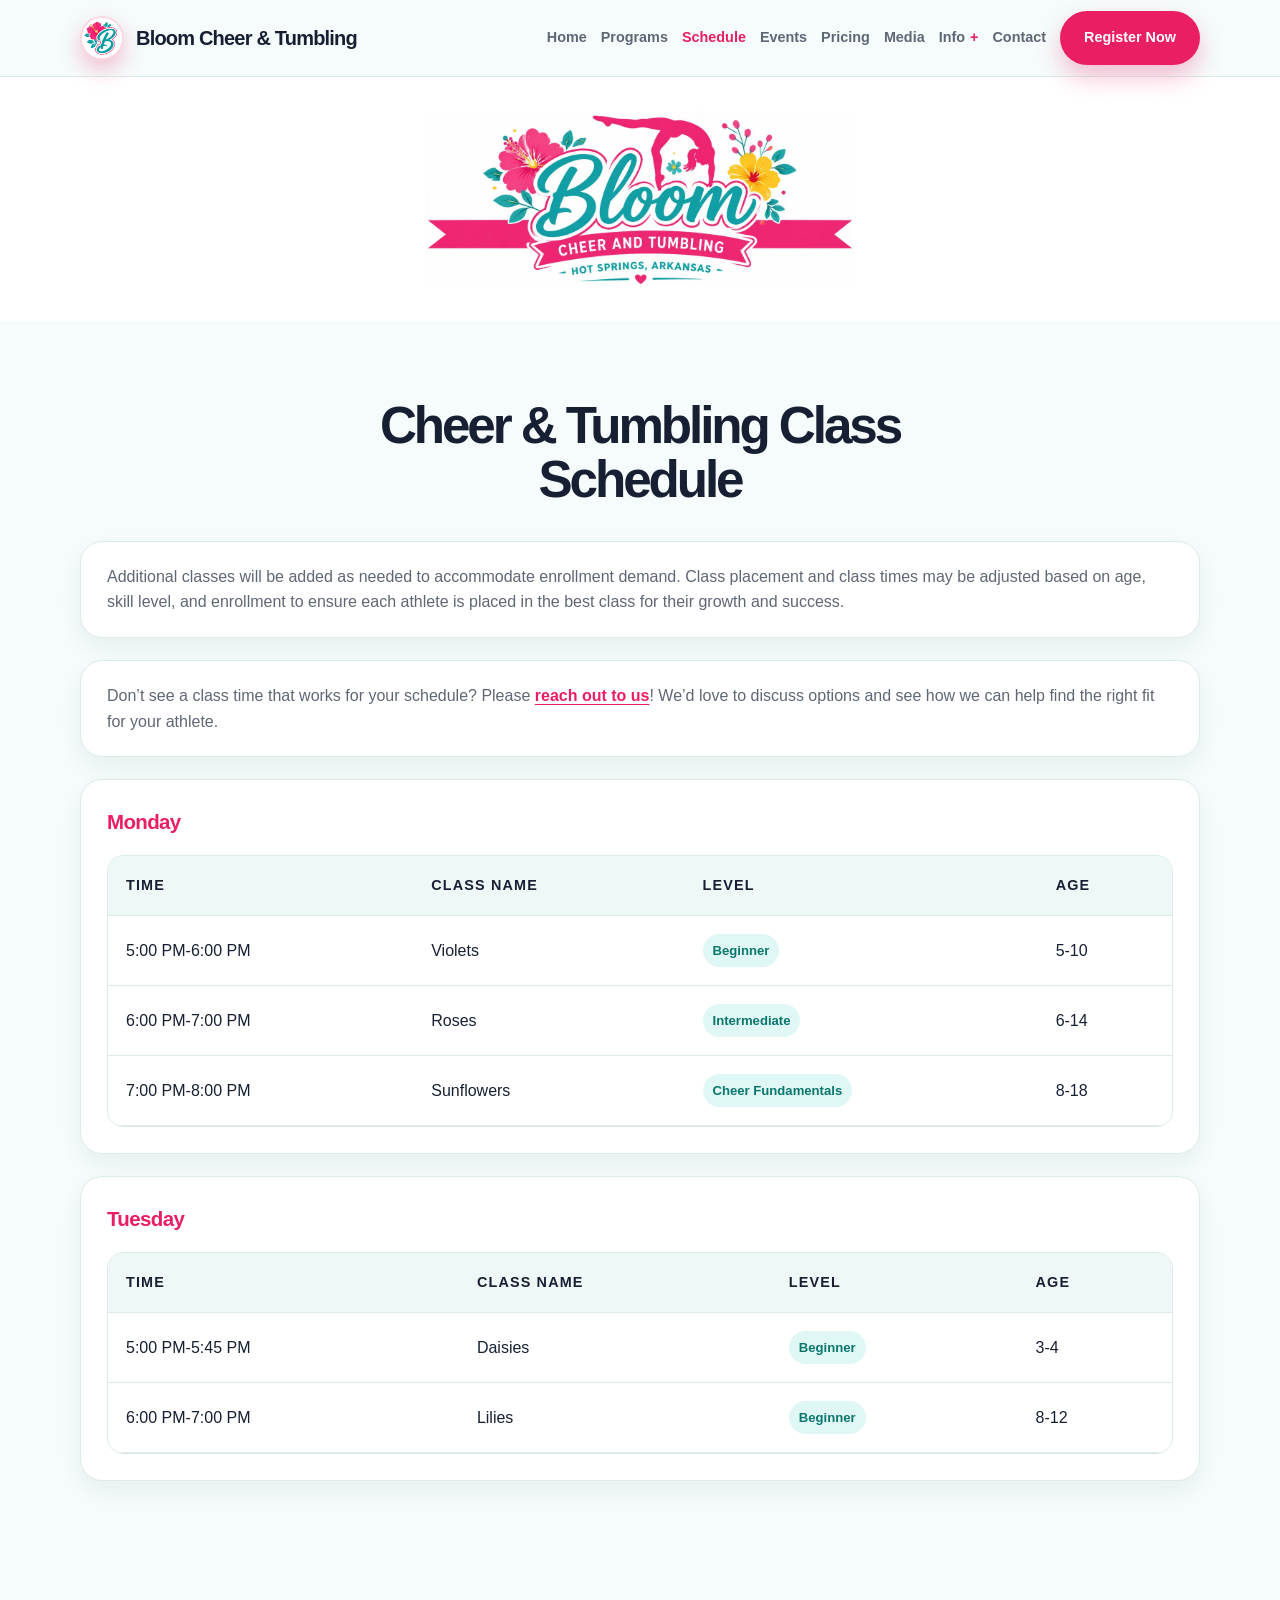
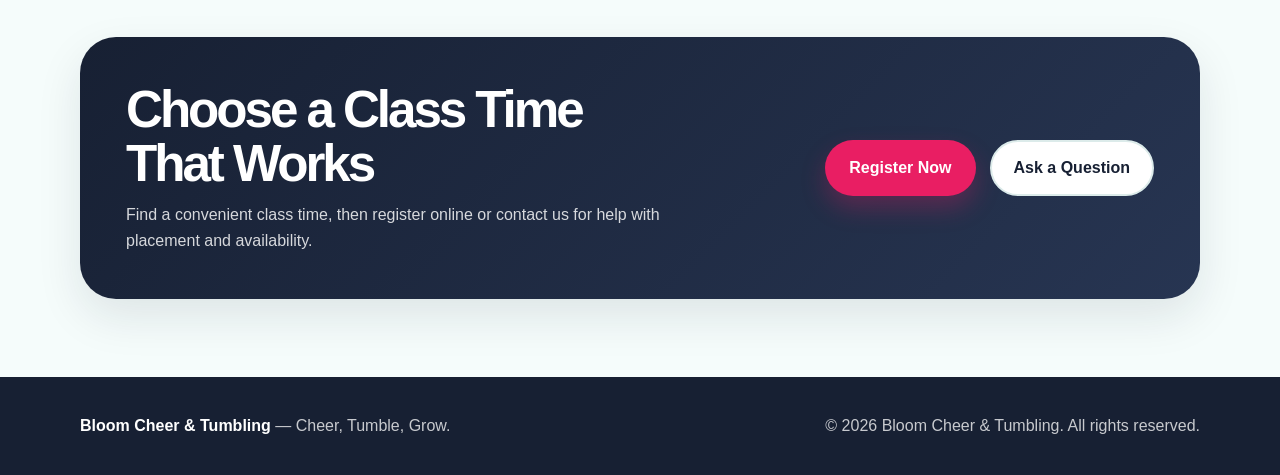
<file: schedule.html>
﻿<!DOCTYPE html>
<html lang="en">
<head>
  <meta charset="UTF-8" />
  <meta name="viewport" content="width=device-width, initial-scale=1.0" />
  <title>Class Schedule for Cheer & Tumbling in Hot Springs, AR | Bloom</title>
  <meta name="description" content="View the weekly cheer and tumbling class schedule for Bloom Cheer & Tumbling in Hot Springs, AR, including beginner tumbling, all-star cheer, and more." />
  <link rel="canonical" href="https://bloomcheerandtumbling.com/schedule.html" />
  <meta property="og:type" content="website" />
  <meta property="og:site_name" content="Bloom Cheer & Tumbling" />
  <meta property="og:title" content="Class Schedule | Bloom Cheer & Tumbling" />
  <meta property="og:description" content="View the weekly class schedule for Bloom Cheer & Tumbling in Hot Springs, Arkansas." />
  <meta property="og:url" content="https://bloomcheerandtumbling.com/schedule.html" />
  <meta property="og:image" content="https://bloomcheerandtumbling.com/assets/logo/logo_full.webp" />
  <meta property="og:image:alt" content="Bloom Cheer & Tumbling logo" />
  <meta name="twitter:card" content="summary_large_image" />
  <meta name="twitter:title" content="Class Schedule | Bloom Cheer & Tumbling" />
  <meta name="twitter:description" content="View the weekly class schedule for Bloom Cheer & Tumbling in Hot Springs, Arkansas." />
  <meta name="twitter:image" content="https://bloomcheerandtumbling.com/assets/logo/logo_full.webp" />
  <script type="application/ld+json">
    {
      "@context": "https://schema.org",
      "@type": "SportsActivityLocation",
      "@id": "https://bloomcheerandtumbling.com/#business",
      "name": "Bloom Cheer & Tumbling",
      "url": "https://bloomcheerandtumbling.com/",
      "image": "https://bloomcheerandtumbling.com/assets/logo/logo_full.webp",
      "logo": "https://bloomcheerandtumbling.com/assets/logo/logo.webp",
      "email": "coach@bloomcheerandtumbling.com",
      "telephone": "+15012299368",
      "description": "Bloom Cheer & Tumbling offers cheer, tumbling, private lessons, and all-star cheer training in Hot Springs, Arkansas.",
      "address": {
        "@type": "PostalAddress",
        "streetAddress": "260 Wagonwheel Terrace",
        "addressLocality": "Hot Springs",
        "addressRegion": "AR",
        "postalCode": "71913",
        "addressCountry": "US"
      },
      "sameAs": [
        "https://www.facebook.com/people/Bloom-Cheer-and-Tumbling/61589331817205/"
      ],
      "areaServed": {
        "@type": "City",
        "name": "Hot Springs"
      },
      "makesOffer": [
        {
          "@type": "Offer",
          "itemOffered": {
            "@type": "Service",
            "name": "Cheer classes"
          }
        },
        {
          "@type": "Offer",
          "itemOffered": {
            "@type": "Service",
            "name": "Tumbling classes"
          }
        },
        {
          "@type": "Offer",
          "itemOffered": {
            "@type": "Service",
            "name": "Private lessons"
          }
        },
        {
          "@type": "Offer",
          "itemOffered": {
            "@type": "Service",
            "name": "All-star cheer"
          }
        }
      ]
    }
  </script>
  <!-- Google tag (gtag.js) -->
  <script async src="https://www.googletagmanager.com/gtag/js?id=G-JEN015XNBV"></script>
  <script>
    window.dataLayer = window.dataLayer || [];
    function gtag(){dataLayer.push(arguments);}
    gtag('js', new Date());

    gtag('config', 'G-JEN015XNBV');
  </script>
  <link rel="stylesheet" href="css/styles.css" />
</head><body>
  <header>
    <div class="container nav">
      <a href="./" class="logo" aria-label="Bloom Cheer & Tumbling home">
        <img class="logo-mark" src="assets/logo/logo.webp" alt="" />
        <span>Bloom Cheer & Tumbling</span>
      </a>

      <button class="mobile-menu-button" id="menuButton" aria-label="Open navigation menu">
        Menu
      </button>

      <nav class="nav-links" id="navLinks" aria-label="Main navigation">
        <a href="./">Home</a>
        <a href="programs.html">Programs</a>
        <a href="schedule.html" class="active">Schedule</a>
        <a href="https://app.jackrabbitclass.com/eventcalendar.asp?orgID=558359">Events</a>
        <a href="pricing.html">Pricing</a>
        <a href="media.html">Media</a>
        <details class="nav-dropdown">
          <summary>Info</summary>
          <div class="nav-dropdown-menu">
            <a href="all-star-info.html" hidden>All Star Info</a>
            <a href="about.html">About</a>
            <a href="faq.html">FAQ</a>
          </div>
        </details>
        <a href="contact.html">Contact</a>
        <a href="register.html" class="button button-primary">Register Now</a>
      </nav>
    </div>
  </header>
  <main>
<section class="brand-strip" aria-label="Bloom Cheer & Tumbling logo">
      <div class="container">
        <img src="assets/logo/logo_full.webp" alt="Bloom Cheer & Tumbling" />
      </div>
    </section>

<section id="schedule">
      <div class="container">
        <div class="section-heading center">
          <h1>Cheer &amp; Tumbling Class Schedule</h1>
        </div>

        <p class="schedule-note">
          Additional classes will be added as needed to accommodate enrollment demand. Class placement and class times may be adjusted based on age, skill level, and enrollment to ensure each athlete is placed in the best class for their growth and success.
        </p>

        <p class="schedule-note">
          Don&rsquo;t see a class time that works for your schedule? Please <a href="mailto:coach@bloomcheerandtumbling.com">reach out to us</a>! We&rsquo;d love to discuss options and see how we can help find the right fit for your athlete.
        </p>

        <div class="hero-actions" hidden>
          <a class="button button-primary" href="https://app.jackrabbitclass.com/eventcalendar.asp?orgid=558359" target="_blank" rel="noopener noreferrer">View Event Calendar</a>
        </div>

        <div class="schedule-grid">
          <article class="schedule-day">
            <h3>Monday</h3>
            <div class="schedule-wrapper">
              <table>
                <thead>
                  <tr>
                    <th>Time</th>
                    <th>Class Name</th>
                    <th>Level</th>
                    <th>Age</th>
                  </tr>
                </thead>
                <tbody>
                  <tr>
                    <td>5:00 PM-6:00 PM</td>
                    <td>Violets</td>
                    <td><span class="level-tag">Beginner</span></td>
                    <td>5-10</td>
                  </tr>
                  <tr>
                    <td>6:00 PM-7:00 PM</td>
                    <td>Roses</td>
                    <td><span class="level-tag">Intermediate</span></td>
                    <td>6-14</td>
                  </tr>
                  <tr>
                    <td>7:00 PM-8:00 PM</td>
                    <td>Sunflowers</td>
                    <td><span class="level-tag">Cheer Fundamentals</span></td>
                    <td>8-18</td>
                  </tr>
                  <tr hidden>
                    <td>7:00 PM-8:00 PM</td>
                    <td>All Star</td>
                    <td></td>
                    <td></td>
                  </tr>
                  <tr hidden>
                    <td>8:00 PM-9:00 PM</td>
                    <td>All Star</td>
                    <td></td>
                    <td></td>
                  </tr>
                </tbody>
              </table>
            </div>
          </article>

          <article class="schedule-day">
            <h3>Tuesday</h3>
            <div class="schedule-wrapper">
              <table>
                <thead>
                  <tr>
                    <th>Time</th>
                    <th>Class Name</th>
                    <th>Level</th>
                    <th>Age</th>
                  </tr>
                </thead>
                <tbody>
                  <tr>
                    <td>5:00 PM-5:45 PM</td>
                    <td>Daisies</td>
                    <td><span class="level-tag">Beginner</span></td>
                    <td>3-4</td>
                  </tr>
                  <tr>
                    <td>6:00 PM-7:00 PM</td>
                    <td>Lilies</td>
                    <td><span class="level-tag">Beginner</span></td>
                    <td>8-12</td>
                  </tr>
                  <tr hidden>
                    <td>7:00 PM-8:00 PM</td>
                    <td>All Star</td>
                    <td></td>
                    <td></td>
                  </tr>
                  <tr hidden>
                    <td>8:00 PM-9:00 PM</td>
                    <td>All Star</td>
                    <td></td>
                    <td></td>
                  </tr>
                </tbody>
              </table>
            </div>
          </article>

<!-- Cheer Prep temporarily hidden
          <article class="schedule-day">
            <h3>Friday</h3>
            <div class="schedule-wrapper">
              <table>
                <thead>
                  <tr>
                    <th>Time</th>
                    <th>Class Name</th>
                    <th>Level</th>
                    <th>Age</th>
                  </tr>
                </thead>
                <tbody>
                  <tr>
                    <td>5:00 PM-6:30 PM</td>
                    <td>Orchids</td>
                    <td><span class="level-tag">Cheer Prep</span></td>
                    <td>5-18</td>
                  </tr>
                </tbody>
              </table>
            </div>
          </article>
          -->
        </div>
      </div>
    </section>

    <section class="cta-section">
      <div class="container">
        <div class="cta">
          <div>
            <h2>Choose a Class Time That Works</h2>
            <p>Find a convenient class time, then register online or contact us for help with placement and availability.</p>
          </div>
          <div class="cta-actions">
            <a href="register.html" class="button button-primary">Register Now</a>
            <a href="contact.html" class="button button-secondary">Ask a Question</a>
          </div>
        </div>
      </div>
    </section>
  </main>

<footer>
    <div class="container footer-grid">
      <p><strong>Bloom Cheer & Tumbling</strong> &mdash; Cheer, Tumble, Grow.</p>
      <p>&copy; <span id="year"></span> Bloom Cheer & Tumbling. All rights reserved.</p>
    </div>
  </footer>

  <script src="js/media.js"></script>
  <script src="js/main.js"></script></body>
</html>
</file>
<file: css/styles.css>
﻿    :root {
      --pink: #e91e63;
      --pink-dark: #c2185b;
      --navy: #172033;
      --teal: #20c7b5;

      --background: #f5fcfb;
      --section-bg: #edf8f7;
      --soft: #edf8f7;
      --white: #ffffff;
      --gray: #5f6675;
      --light-gray: #dcebea;

      --shadow: 0 18px 45px rgba(23, 32, 51, 0.10);
      --radius: 22px;
    }

    * {
      box-sizing: border-box;
      margin: 0;
      padding: 0;
    }

    [hidden] {
      display: none !important;
    }

    html {
      scroll-behavior: smooth;
    }

    body {
      font-family: Arial, Helvetica, sans-serif;
      color: var(--navy);
      background: var(--background);
      line-height: 1.6;
    }

    a {
      color: inherit;
      text-decoration: none;
    }

    img {
      max-width: 100%;
      display: block;
    }

    .container {
      width: min(1120px, calc(100% - 32px));
      margin: 0 auto;
    }

    .efa-section {
      padding: 12px 0 40px;
    }

    .efa-callout {
      display: flex;
      align-items: center;
      flex-wrap: wrap;
      gap: 24px;
      padding: clamp(24px, 4vw, 40px);
      background: var(--white);
      border: 1px solid var(--light-gray);
      border-left: 6px solid var(--teal);
      border-radius: var(--radius);
      box-shadow: var(--shadow);
    }

    .efa-callout > div {
      flex: 1 1 440px;
    }

    .efa-label {
      color: var(--pink-dark);
      font-size: 0.8rem;
      font-weight: 800;
      letter-spacing: 0.1em;
      text-transform: uppercase;
      margin-bottom: 8px;
    }

    .efa-callout h2 {
      font-size: clamp(1.5rem, 3vw, 2rem);
      line-height: 1.2;
      margin-bottom: 12px;
    }

    .efa-callout .button {
      flex-shrink: 0;
    }

    .efa-pricing-notice {
      background: var(--white);
      border-left: 4px solid var(--teal);
      border-radius: 12px;
      padding: 20px 24px;
      margin-bottom: 28px;
    }

    .efa-pricing-notice a,
    .efa-faq-content a {
      color: var(--pink-dark);
      text-decoration: underline;
      text-underline-offset: 3px;
      font-weight: 700;
    }

    .efa-faq {
      scroll-margin-top: 120px;
    }

    .efa-faq-content {
      padding: 24px;
      background: var(--white);
      border: 1px solid var(--light-gray);
      border-left: 4px solid var(--teal);
      border-radius: 16px;
    }

    .efa-faq-content h4:not(:first-child) {
      margin-top: 20px;
    }

    .efa-faq-content p {
      margin-top: 8px;
    }

    .announcement {
      position: relative;
      overflow: hidden;
      background: linear-gradient(135deg, #263b68 0%, #49356f 55%, #6a3f72 100%);
      color: var(--white);
      text-align: center;
      padding: 36px 0;
    }

    .announcement::before,
    .announcement::after {
      content: "";
      position: absolute;
      width: 220px;
      height: 220px;
      border-radius: 50%;
      background: rgba(255, 255, 255, 0.08);
    }

    .announcement::before {
      top: -150px;
      left: 8%;
    }

    .announcement::after {
      right: 7%;
      bottom: -165px;
    }

    .announcement-content {
      position: relative;
      z-index: 1;
      display: flex;
      align-items: center;
      justify-content: center;
      flex-wrap: wrap;
      gap: 24px 38px;
    }

    .announcement-label {
      border: 2px solid rgba(255, 255, 255, 0.72);
      border-radius: 999px;
      padding: 10px 18px;
      font-size: 0.82rem;
      font-weight: 900;
      letter-spacing: 0.14em;
      text-transform: uppercase;
    }

    .announcement-details h2 {
      color: var(--white);
      font-size: clamp(2.2rem, 5vw, 3.8rem);
      line-height: 0.95;
      letter-spacing: -0.06em;
      margin-bottom: 10px;
    }

    .announcement-time {
      font-size: clamp(1.1rem, 2.2vw, 1.45rem);
      font-weight: 900;
      margin-bottom: 5px;
    }

    .announcement-facts {
      display: flex;
      justify-content: center;
      flex-wrap: wrap;
      gap: 6px 22px;
      margin: 10px 0 12px;
      color: rgba(255, 255, 255, 0.9);
    }

    .announcement-facts span {
      display: inline-flex;
      gap: 5px;
    }

    .announcement-reassurance {
      max-width: 720px;
      margin: 0 auto 12px;
      color: var(--white);
      font-weight: 800;
    }

    .announcement a {
      color: var(--white);
      font-weight: 800;
      text-decoration: underline;
      text-decoration-color: var(--teal);
      text-decoration-thickness: 2px;
      text-underline-offset: 4px;
    }

    .announcement a:hover {
      color: var(--teal);
    }

    .announcement .button {
      color: var(--white);
      text-decoration: none;
    }

    .announcement .button:hover {
      color: var(--white);
    }

    header {
      position: sticky;
      top: 0;
      z-index: 100;
      background: rgba(245, 252, 251, 0.92);
      backdrop-filter: blur(14px);
      border-bottom: 1px solid var(--light-gray);
    }

    .nav {
      min-height: 76px;
      display: flex;
      align-items: center;
      justify-content: space-between;
      gap: 24px;
    }

    .logo {
      display: flex;
      align-items: center;
      gap: 12px;
      font-weight: 900;
      letter-spacing: -0.04em;
      font-size: 1.25rem;
    }

    .logo-mark {
      width: 44px;
      height: 44px;
      border-radius: 50%;
      object-fit: cover;
      object-position: center;
      background: var(--white);
      border: 2px solid rgba(233, 30, 99, 0.18);
      box-shadow: 0 10px 22px rgba(233, 30, 99, 0.28);
    }

    .nav-links {
      display: flex;
      align-items: center;
      justify-content: flex-end;
      flex-wrap: wrap;
      gap: 14px;
      font-weight: 700;
      color: var(--gray);
      font-size: 0.9rem;
    }

    .nav-links a:hover {
      color: var(--pink);
    }

    .nav-links a.active {
      color: var(--pink);
    }

    .nav-dropdown {
      position: relative;
    }

    .nav-dropdown summary {
      list-style: none;
      cursor: pointer;
      color: var(--gray);
      font-weight: 700;
    }

    .nav-dropdown summary::-webkit-details-marker {
      display: none;
    }

    .nav-dropdown summary::after {
      content: "+";
      color: var(--pink);
      font-weight: 900;
      margin-left: 5px;
    }

    .nav-dropdown[open] summary,
    .nav-dropdown summary:hover {
      color: var(--pink);
    }

    .nav-dropdown[open] summary::after {
      content: "-";
    }

    .nav-dropdown-menu {
      position: absolute;
      top: calc(100% + 12px);
      right: 0;
      min-width: 150px;
      background: var(--white);
      border: 1px solid var(--light-gray);
      border-radius: 16px;
      box-shadow: var(--shadow);
      padding: 10px;
      display: grid;
      gap: 4px;
      z-index: 20;
    }

    .nav-dropdown-menu a {
      display: block;
      padding: 9px 10px;
      border-radius: 10px;
      white-space: nowrap;
    }

    .nav-dropdown-menu a:hover,
    .nav-dropdown-menu a.active {
      background: var(--section-bg);
    }

    .mobile-menu-button {
      display: none;
      border: 0;
      background: var(--section-bg);
      border-radius: 14px;
      padding: 10px 12px;
      font-size: 1rem;
      font-weight: 800;
      cursor: pointer;
    }

    .button {
      display: inline-flex;
      align-items: center;
      justify-content: center;
      border-radius: 999px;
      padding: 13px 22px;
      font-weight: 800;
      border: 2px solid transparent;
      transition: 0.2s ease;
      cursor: pointer;
    }

    .button-primary {
      background: var(--pink);
      color: var(--white);
      box-shadow: 0 12px 24px rgba(233, 30, 99, 0.28);
    }

    .button-primary:hover {
      background: var(--pink-dark);
      transform: translateY(-2px);
    }

    .button-secondary {
      background: var(--white);
      color: var(--navy);
      border-color: var(--light-gray);
    }

    .button-secondary:hover {
      border-color: var(--pink);
      color: var(--pink);
      transform: translateY(-2px);
    }

    .button-map {
      background: var(--teal);
      color: var(--navy);
      border-color: var(--teal);
    }

    .button-map:hover {
      background: #18ad9e;
      border-color: #18ad9e;
      color: var(--navy);
      transform: translateY(-2px);
    }

    .hero {
      position: relative;
      overflow: hidden;
      background:
        radial-gradient(circle at top left, rgba(32, 199, 181, 0.18), transparent 34%),
        radial-gradient(circle at bottom right, rgba(0, 139, 139, 0.16), transparent 28%),
        linear-gradient(180deg, #f6fcfb 0%, #edf8f7 100%);
      padding: 86px 0 72px;
    }

    .hero-grid {
      display: grid;
      grid-template-columns: 1.08fr 0.92fr;
      align-items: center;
      gap: 48px;
    }

    .eyebrow {
      display: inline-flex;
      align-items: center;
      gap: 8px;
      color: var(--pink);
      background: rgba(233, 30, 99, 0.1);
      border: 1px solid rgba(233, 30, 99, 0.18);
      border-radius: 999px;
      padding: 8px 14px;
      font-weight: 900;
      font-size: 0.92rem;
      margin-bottom: 18px;
    }

    .hero h1 {
      font-size: clamp(2.6rem, 6vw, 5.2rem);
      line-height: 0.98;
      letter-spacing: -0.08em;
      margin-bottom: 22px;
    }

    .hero p {
      font-size: 1.16rem;
      color: var(--gray);
      max-width: 620px;
      margin-bottom: 28px;
    }

    .hero-actions {
      display: flex;
      gap: 14px;
      flex-wrap: wrap;
      margin-bottom: 30px;
    }

    .hero-points {
      display: grid;
      grid-template-columns: repeat(3, 1fr);
      gap: 12px;
      max-width: 680px;
    }

    .hero-point {
      background: rgba(255, 255, 255, 0.72);
      border: 1px solid var(--light-gray);
      border-radius: 18px;
      padding: 14px;
      font-weight: 800;
      color: var(--pink);
      box-shadow: 0 8px 18px rgba(23, 32, 51, 0.04);
    }

    .hero-card {
      background: rgba(255, 255, 255, 0.82);
      border-radius: 34px;
      padding: 22px;
      box-shadow: var(--shadow);
      border: 1px solid var(--light-gray);
      transform: rotate(1.4deg);
    }

    .photo-placeholder {
      min-height: 430px;
      border-radius: 26px;
      background:
        linear-gradient(135deg, rgba(23, 32, 51, 0.7), rgba(233, 30, 99, 0.48)),
        url("../assets/photos/hero/beginner-tumbling-practice-hot-springs.webp");
      background-size: cover;
      background-position: center;
      display: flex;
      align-items: end;
      padding: 24px;
      color: var(--white);
    }

    .photo-caption {
      background: rgba(23, 32, 51, 0.82);
      border-radius: 20px;
      padding: 18px;
      max-width: 340px;
    }

    .photo-caption strong {
      display: block;
      font-size: 1.3rem;
      line-height: 1.15;
      margin-bottom: 6px;
    }

    .facility-section {
      background: var(--white);
    }

    .facility-gallery {
      display: grid;
      grid-template-columns: 1.55fr 1fr;
      gap: 20px;
      height: clamp(460px, 42vw, 560px);
      margin-top: 38px;
    }

    .facility-photo-stack {
      display: grid;
      grid-template-rows: repeat(2, minmax(0, 1fr));
      gap: 10px;
    }

    .facility-photo {
      position: relative;
      overflow: hidden;
      min-height: 0;
      margin: 0;
      border: 1px solid var(--light-gray);
      border-radius: 24px;
      background: var(--section-bg);
      box-shadow: 0 14px 34px rgba(23, 32, 51, 0.1);
    }

    .facility-photo img {
      display: block;
      width: 100%;
      height: 100%;
      object-fit: cover;
      transition: transform 300ms ease;
    }

    .facility-photo-main {
      height: 100%;
      aspect-ratio: auto;
    }

    .facility-photo-stack .facility-photo {
      aspect-ratio: auto;
    }

    .facility-photo figcaption {
      position: absolute;
      right: 14px;
      bottom: 14px;
      left: 14px;
      width: fit-content;
      max-width: calc(100% - 28px);
      padding: 9px 13px;
      border-radius: 999px;
      background: rgba(23, 32, 51, 0.84);
      color: var(--white);
      font-size: 0.9rem;
      font-weight: 800;
      line-height: 1.2;
      backdrop-filter: blur(6px);
    }

    @media (hover: hover) {
      .facility-photo:hover img {
        transform: scale(1.025);
      }
    }

    .coaching-section {
      background: linear-gradient(135deg, rgba(32, 199, 181, 0.1), rgba(233, 30, 99, 0.06));
      border-top: 1px solid var(--light-gray);
      border-bottom: 1px solid var(--light-gray);
    }

    .coaching-feature {
      display: grid;
      grid-template-columns: 1.1fr 0.9fr;
      gap: 48px;
      align-items: center;
    }

    .coaching-photo {
      overflow: hidden;
      aspect-ratio: 3 / 2;
      border: 1px solid var(--light-gray);
      border-radius: 30px;
      background: var(--section-bg);
      box-shadow: var(--shadow);
    }

    .coaching-photo img {
      width: 100%;
      height: 100%;
      object-fit: cover;
    }

    .coaching-content h2 {
      margin: 12px 0 18px;
      font-size: clamp(2rem, 4vw, 3.2rem);
      line-height: 1.05;
      letter-spacing: -0.06em;
    }

    .coaching-content p {
      color: var(--gray);
      font-size: 1.08rem;
    }

    .brand-strip {
      padding: 34px 0;
      background: var(--white);
    }

    .brand-strip .container {
      display: flex;
      justify-content: center;
    }

    .brand-strip img {
      width: min(100%, 430px);
      height: auto;
      display: block;
    }

    section {
      padding: 78px 0;
    }

    .section-heading {
      max-width: 730px;
      margin-bottom: 34px;
    }

    .section-heading.center {
      text-align: center;
      margin-left: auto;
      margin-right: auto;
    }

    #programs .section-heading {
      max-width: 1120px;
    }

    #programs .section-heading p {
      max-width: 730px;
      margin-left: auto;
      margin-right: auto;
    }

    @media (min-width: 901px) {
      #programs .section-heading h1 {
        white-space: nowrap;
      }
    }

    .section-label {
      color: var(--pink);
      font-weight: 900;
      text-transform: uppercase;
      letter-spacing: 0.12em;
      font-size: 0.78rem;
      margin-bottom: 8px;
    }

    h2,
    .section-heading h1,
    .about-content h1,
    .cta h1 {
      font-size: clamp(2rem, 4vw, 3.2rem);
      line-height: 1.05;
      letter-spacing: -0.06em;
      margin-bottom: 12px;
    }

    .section-heading p {
      color: var(--gray);
      font-size: 1.08rem;
    }

    .program-grid,
    .why-grid,
    .pricing-grid {
      display: grid;
      grid-template-columns: repeat(3, 1fr);
      gap: 22px;
    }

    .program-grid {
      grid-template-columns: repeat(2, 1fr);
      align-items: stretch;
    }

    .program-feature-photo {
      position: relative;
      overflow: hidden;
      aspect-ratio: 2 / 1;
      margin: 0 0 34px;
      border: 1px solid var(--light-gray);
      border-radius: 30px;
      background: var(--section-bg);
      box-shadow: var(--shadow);
    }

    .program-feature-photo img {
      display: block;
      width: 100%;
      height: 100%;
      object-fit: cover;
      object-position: center 46%;
    }

    .program-feature-photo figcaption {
      position: absolute;
      right: 18px;
      bottom: 18px;
      padding: 10px 15px;
      border-radius: 999px;
      background: rgba(23, 32, 51, 0.84);
      color: var(--white);
      font-weight: 800;
      line-height: 1.2;
      backdrop-filter: blur(6px);
    }

    .program-skill-feature {
      display: grid;
      grid-template-columns: 1.1fr 0.9fr;
      gap: 38px;
      align-items: center;
      margin: 38px 0;
      padding: 24px;
      border: 1px solid var(--light-gray);
      border-radius: 30px;
      background: linear-gradient(135deg, rgba(32, 199, 181, 0.1), rgba(233, 30, 99, 0.06));
      box-shadow: 0 14px 34px rgba(23, 32, 51, 0.08);
    }

    .program-skill-feature img {
      display: block;
      width: 100%;
      aspect-ratio: 3 / 2;
      border-radius: 22px;
      object-fit: cover;
    }

    .program-skill-content h2 {
      margin: 12px 0 16px;
      font-size: clamp(1.8rem, 3.5vw, 2.7rem);
      line-height: 1.05;
      letter-spacing: -0.05em;
    }

    .program-skill-content p {
      color: var(--gray);
      font-size: 1.05rem;
    }

    .packet-intro {
      display: grid;
      grid-template-columns: 1.1fr 0.9fr;
      gap: 22px;
      align-items: stretch;
      margin-bottom: 54px;
    }

    .packet-list {
      margin-top: 30px;
      gap: 18px;
    }

    .packet-list .faq-category {
      margin: 34px 0 14px;
      color: var(--pink);
      font-size: 1.22rem;
      letter-spacing: -0.03em;
    }

    .packet-list .faq-answer p + p {
      margin-top: 10px;
    }

    .packet-list .faq-item {
      border: 1px solid var(--light-gray);
      border-radius: var(--radius);
      box-shadow: 0 10px 24px rgba(23, 32, 51, 0.06);
    }

    .packet-list .faq-question {
      padding: 24px 26px;
      background: var(--white);
      align-items: center;
      font-size: 1.18rem;
      letter-spacing: -0.03em;
    }

    .packet-list .faq-question span {
      flex: 0 0 auto;
      display: grid;
      place-items: center;
      width: 28px;
      height: 28px;
      border-radius: 999px;
      background: var(--white);
      color: var(--pink);
      border: 1px solid var(--light-gray);
      box-shadow: 0 4px 12px rgba(23, 32, 51, 0.06);
    }

    .packet-list .faq-answer {
      padding: 0 26px 26px;
      line-height: 1.55;
    }

    .packet-list .faq-answer > p {
      max-width: 920px;
    }

    .packet-list .faq-answer ul {
      display: grid;
      grid-template-columns: repeat(auto-fit, minmax(210px, 1fr));
      gap: 6px 22px;
      padding-left: 20px;
      margin-top: 10px;
    }

    .packet-list .faq-answer .practice-attire-list {
      grid-template-columns: 1fr;
    }

    .packet-list .faq-answer p + ul,
    .packet-list .faq-answer ul + p,
    .packet-list .faq-answer .schedule-wrapper + p,
    .packet-list .faq-answer .schedule-grid + p {
      margin-top: 12px;
    }

    .packet-list .schedule-grid {
      grid-template-columns: repeat(2, minmax(0, 1fr));
      gap: 16px;
    }

    .packet-list .fees-tuition-grid {
      grid-template-columns: 1fr;
    }

    .packet-list .schedule-day {
      background: var(--white);
      border: 1px solid var(--light-gray);
      border-radius: var(--radius);
      box-shadow: 0 10px 24px rgba(23, 32, 51, 0.06);
    }

    .packet-list .schedule-day h3 {
      background: transparent;
      color: var(--navy);
      padding: 20px 20px 8px;
      font-size: 1.28rem;
      letter-spacing: -0.03em;
    }

    .packet-list .schedule-wrapper {
      overflow-x: visible;
    }

    .packet-list table {
      min-width: 0;
      table-layout: fixed;
    }

    .packet-list table:not(:has(thead)) {
      border-collapse: separate;
      border-spacing: 0;
    }

    .packet-list table:not(:has(thead)) tr {
      display: grid;
      grid-template-columns: minmax(130px, 0.42fr) 1fr;
    }

    .packet-list table:not(:has(thead)) th {
      background: rgba(32, 199, 181, 0.1);
      color: #0a766c;
      text-transform: none;
      letter-spacing: 0;
      font-size: 0.88rem;
    }

    .packet-list th,
    .packet-list td {
      padding: 12px 14px;
      vertical-align: top;
    }

    .packet-list th {
      font-size: 0.78rem;
    }

    .packet-list .schedule-day > p {
      padding: 14px 16px;
      line-height: 1.5;
    }

    .packet-list .schedule-day > ul {
      padding: 0 16px 16px 34px;
    }

    .card {
      background: var(--white);
      border: 1px solid var(--light-gray);
      border-radius: var(--radius);
      padding: 26px;
      box-shadow: 0 10px 24px rgba(23, 32, 51, 0.06);
    }

    .program-grid .card {
      height: 100%;
    }

    .card-icon {
      width: 52px;
      height: 52px;
      border-radius: 18px;
      display: grid;
      place-items: center;
      background: var(--section-bg);
      color: var(--pink);
      font-size: 1.6rem;
      margin-bottom: 16px;
    }

    .card h3 {
      font-size: 1.28rem;
      margin-bottom: 8px;
      letter-spacing: -0.03em;
    }

    #pricing .card h3 {
      color: var(--pink);
    }

    #programs .card h3 {
      color: var(--pink);
    }

    .why-grid .card h3 {
      color: var(--pink);
    }

    .card p,
    .card li {
      color: var(--gray);
    }

    .card p + p {
      margin-top: 12px;
    }

    .card ul {
      padding-left: 20px;
      margin-top: 14px;
    }

    .soft-section {
      background: var(--section-bg);
    }

    .schedule-note {
      margin-bottom: 22px;
      color: var(--gray);
      background: var(--white);
      border: 1px solid var(--light-gray);
      border-radius: var(--radius);
      padding: 22px 26px;
      box-shadow: 0 10px 24px rgba(23, 32, 51, 0.06);
    }

    .schedule-note a {
      color: var(--pink);
      font-weight: 900;
      text-decoration: underline;
      text-underline-offset: 3px;
    }

    .schedule-note a:hover {
      color: var(--pink-dark);
    }

    .schedule-grid {
      display: grid;
      gap: 22px;
    }

    .schedule-day {
      background: var(--white);
      border: 1px solid var(--light-gray);
      border-radius: var(--radius);
      box-shadow: 0 10px 24px rgba(23, 32, 51, 0.06);
      overflow: hidden;
    }

    .schedule-day h3 {
      background: linear-gradient(135deg, var(--navy), #273552);
      color: var(--white);
      font-size: 1.15rem;
      letter-spacing: -0.02em;
      padding: 16px 20px;
    }

    #schedule .schedule-day {
      padding: 26px;
      box-shadow: 0 10px 24px rgba(23, 32, 51, 0.06);
    }

    #schedule .schedule-day h3 {
      background: transparent;
      color: var(--pink);
      font-size: 1.28rem;
      letter-spacing: -0.03em;
      padding: 0;
      margin-bottom: 16px;
    }

    #schedule .schedule-wrapper {
      border: 1px solid var(--light-gray);
      border-radius: 16px;
    }

    #schedule th {
      background: var(--section-bg);
      color: var(--navy);
    }

    .schedule-wrapper {
      overflow-x: auto;
      background: var(--white);
    }

    .schedule-day > p {
      padding: 18px 20px;
      color: var(--gray);
    }

    .schedule-day > ul {
      padding: 0 20px 20px 40px;
      color: var(--gray);
    }

    .schedule-coming-soon {
      max-width: 720px;
      background: var(--white);
      border: 1px dashed rgba(233, 30, 99, 0.32);
      border-radius: var(--radius);
      padding: 34px;
      box-shadow: 0 10px 24px rgba(23, 32, 51, 0.06);
    }

    .coming-soon-label {
      display: inline-flex;
      align-items: center;
      justify-content: center;
      min-width: 72px;
      border-radius: 999px;
      background: rgba(32, 199, 181, 0.14);
      color: #0a766c;
      font-weight: 900;
      letter-spacing: 0.08em;
      margin-bottom: 16px;
      padding: 8px 14px;
    }

    .schedule-coming-soon h3 {
      font-size: 1.5rem;
      letter-spacing: -0.03em;
      margin-bottom: 8px;
    }

    .schedule-coming-soon p {
      color: var(--gray);
      max-width: 560px;
    }

    table {
      width: 100%;
      border-collapse: collapse;
      min-width: 620px;
    }

    th,
    td {
      padding: 18px;
      text-align: left;
      border-bottom: 1px solid var(--light-gray);
    }

    th {
      background: var(--navy);
      color: var(--white);
      font-size: 0.9rem;
      text-transform: uppercase;
      letter-spacing: 0.08em;
    }

    tr:last-child td {
      border-bottom: 0;
    }

    .level-tag {
      display: inline-flex;
      border-radius: 999px;
      padding: 6px 10px;
      background: rgba(32, 199, 181, 0.14);
      color: #0a766c;
      font-weight: 900;
      font-size: 0.82rem;
    }

    .price {
      font-size: 2.4rem;
      font-weight: 900;
      letter-spacing: -0.06em;
      margin: 12px 0 4px;
    }

    .price span {
      font-size: 1rem;
      color: var(--gray);
      letter-spacing: normal;
    }

    .registration-grid {
      display: grid;
      grid-template-columns: 1fr 1fr;
      gap: 22px;
      align-items: stretch;
    }

    .registration-card {
      background: var(--white);
      border: 1px solid var(--light-gray);
      border-radius: var(--radius);
      padding: 26px;
      box-shadow: 0 10px 24px rgba(23, 32, 51, 0.06);
      display: flex;
      flex-direction: column;
      gap: 14px;
    }

    .registration-card.feature-card {
      background: linear-gradient(135deg, var(--navy), #273552);
      color: var(--white);
      box-shadow: var(--shadow);
    }

    .registration-card.feature-card p,
    .registration-card.feature-card li {
      color: rgba(255, 255, 255, 0.82);
    }

    .registration-card h3 {
      font-size: 1.34rem;
      letter-spacing: -0.03em;
    }

    .registration-card p,
    .registration-card li {
      color: var(--gray);
    }

    .registration-card ul {
      padding-left: 20px;
    }

    .registration-instructions {
      max-width: 860px;
    }

    .registration-instructions ol {
      padding-left: 22px;
    }

    .registration-instructions li + li {
      margin-top: 10px;
    }

    .registration-instructions a:not(.button) {
      color: var(--pink);
      font-weight: 800;
      text-decoration: underline;
      text-underline-offset: 3px;
    }

    .registration-actions {
      display: flex;
      gap: 12px;
      flex-wrap: wrap;
      margin-top: auto;
    }

    .jackrabbit-note {
      margin-top: 22px;
      color: var(--gray);
      background: rgba(32, 199, 181, 0.12);
      border: 1px solid rgba(32, 199, 181, 0.22);
      border-radius: 18px;
      padding: 16px 18px;
      font-weight: 700;
    }

    .about-grid {
      display: grid;
      grid-template-columns: 0.9fr 1.1fr;
      gap: 42px;
      align-items: start;
    }

    .about-image {
      min-height: 390px;
      border-radius: 34px;
      background:
        linear-gradient(135deg, rgba(32, 199, 181, 0.42), rgba(233, 30, 99, 0.34)),
        url("../assets/photos/about/youth-tumbling-class-hot-springs.webp");
      background-size: cover;
      background-position: center;
      box-shadow: var(--shadow);
    }

    .about-content {
      max-width: 720px;
    }

    .about-intro {
      margin-top: 16px;
      color: var(--gray);
      font-size: 1.05rem;
    }

    .about-intro p + p {
      margin-top: 12px;
    }

    .coach-bio {
      margin-top: 36px;
      background: var(--white);
      border: 1px solid var(--light-gray);
      border-radius: var(--radius);
      padding: 30px;
      box-shadow: 0 10px 24px rgba(23, 32, 51, 0.06);
      color: var(--gray);
      display: grid;
      grid-template-columns: 180px 1fr;
      gap: 28px;
      align-items: start;
    }

    .coach-bio-photo {
      width: 180px;
      aspect-ratio: 1;
      border-radius: 50%;
      background:
        url("../assets/photos/about/shelley-crosthwait-headshot.webp") center / cover no-repeat,
        var(--section-bg);
      border: 3px solid rgba(233, 30, 99, 0.18);
      box-shadow: 0 10px 22px rgba(23, 32, 51, 0.08);
    }

    .coach-bio h3 {
      color: var(--pink);
      font-size: 1.65rem;
      letter-spacing: -0.03em;
      margin-bottom: 14px;
      line-height: 1.12;
    }

    .coach-bio p + p {
      margin-top: 14px;
    }

    .media-toolbar {
      display: flex;
      align-items: center;
      justify-content: space-between;
      gap: 18px;
      margin-bottom: 24px;
      flex-wrap: wrap;
    }

    .media-note {
      color: var(--gray);
      font-weight: 700;
      max-width: 520px;
    }

    .filter-group {
      display: flex;
      gap: 8px;
      flex-wrap: wrap;
    }

    .filter-button {
      border: 1px solid var(--light-gray);
      background: var(--white);
      color: var(--gray);
      border-radius: 999px;
      padding: 9px 14px;
      font-weight: 900;
      cursor: pointer;
      transition: 0.2s ease;
    }

    .filter-button:hover,
    .filter-button.active {
      border-color: var(--pink);
      background: rgba(233, 30, 99, 0.1);
      color: var(--pink);
    }

    .media-grid {
      columns: 3 260px;
      column-gap: 18px;
    }

    .media-card {
      display: inline-block;
      width: 100%;
      margin: 0 0 18px;
      overflow: hidden;
      background: var(--white);
      border: 1px solid var(--light-gray);
      border-radius: var(--radius);
      box-shadow: 0 10px 24px rgba(23, 32, 51, 0.06);
      break-inside: avoid;
    }

    .media-card img,
    .media-card video {
      width: 100%;
      aspect-ratio: 4 / 3;
      object-fit: cover;
      background: var(--section-bg);
    }

    .media-card.tall img,
    .media-card.tall video {
      aspect-ratio: 3 / 4;
    }

    .media-content {
      padding: 16px;
    }

    .media-date {
      display: block;
      color: var(--gray);
      font-size: 0.9rem;
      font-weight: 800;
      text-align: center;
    }

    .media-meta {
      display: flex;
      align-items: center;
      justify-content: space-between;
      gap: 12px;
      color: var(--gray);
      font-size: 0.86rem;
      font-weight: 800;
      margin-bottom: 6px;
    }

    .media-tag {
      display: inline-flex;
      border-radius: 999px;
      padding: 5px 9px;
      background: rgba(32, 199, 181, 0.14);
      color: #0a766c;
      font-size: 0.76rem;
      text-transform: uppercase;
      letter-spacing: 0.08em;
    }

    .media-content h3 {
      font-size: 1.08rem;
      line-height: 1.22;
      margin-bottom: 6px;
      letter-spacing: -0.03em;
    }

    .media-content p {
      color: var(--gray);
      font-size: 0.95rem;
    }

    .media-empty {
      display: none;
      background: var(--white);
      border: 1px dashed var(--light-gray);
      border-radius: var(--radius);
      padding: 28px;
      color: var(--gray);
      text-align: center;
      font-weight: 800;
    }

    .faq-list {
      display: grid;
      gap: 14px;
    }

    .faq-category {
      margin-top: 18px;
      color: var(--pink);
      font-size: 1.22rem;
      letter-spacing: -0.03em;
    }

    .faq-category:first-child {
      margin-top: 0;
    }

    .faq-item {
      background: var(--white);
      border: 1px solid var(--light-gray);
      border-radius: 18px;
      overflow: hidden;
    }

    .faq-question {
      width: 100%;
      text-align: left;
      background: transparent;
      border: 0;
      padding: 20px;
      display: flex;
      justify-content: space-between;
      gap: 18px;
      font-weight: 900;
      color: var(--navy);
      font-size: 1rem;
      cursor: pointer;
    }

    .faq-answer {
      display: none;
      padding: 0 20px 20px;
      color: var(--gray);
    }

    .faq-item.active .faq-answer {
      display: block;
    }

    .cta {
      background: linear-gradient(135deg, var(--navy), #273552);
      color: var(--white);
      border-radius: 36px;
      padding: 46px;
      display: grid;
      grid-template-columns: 1.1fr 0.9fr;
      gap: 24px;
      align-items: center;
      box-shadow: var(--shadow);
    }

    .cta h1,
    .cta h2,
    .cta p {
      color: var(--white);
    }

    .cta p {
      opacity: 0.82;
      margin-top: 8px;
    }

    .cta-actions {
      display: flex;
      justify-content: flex-end;
      gap: 14px;
      flex-wrap: wrap;
    }

    .contact-card {
      background: rgba(255, 255, 255, 0.08);
      border: 1px solid rgba(255, 255, 255, 0.18);
      border-radius: 22px;
      padding: 22px;
    }

    .contact-card p {
      margin-bottom: 8px;
    }

    .contact-card a {
      color: var(--white);
      overflow-wrap: anywhere;
      text-decoration: underline;
      text-underline-offset: 3px;
    }

    #contact .cta {
      background: transparent;
      color: var(--navy);
      border-radius: 0;
      padding: 0;
      box-shadow: none;
      align-items: stretch;
    }

    #contact .cta > div:first-child,
    #contact .contact-card {
      background: var(--white);
      border: 1px solid var(--light-gray);
      border-radius: var(--radius);
      padding: 26px;
      box-shadow: 0 10px 24px rgba(23, 32, 51, 0.06);
    }

    #contact .cta h1,
    #contact .cta h2 {
      color: var(--navy);
    }

    #contact .cta p,
    #contact .contact-card p {
      color: var(--gray);
      opacity: 1;
    }

    #contact .contact-card a {
      color: var(--pink);
    }

    .social-link {
      display: inline-flex;
      align-items: center;
      gap: 8px;
      font-weight: 800;
    }

    .social-icon {
      width: 20px;
      height: 20px;
      flex: 0 0 auto;
      fill: currentColor;
    }

    footer {
      background: var(--navy);
      color: rgba(255, 255, 255, 0.76);
      padding: 36px 0;
    }

    .footer-grid {
      display: flex;
      align-items: center;
      justify-content: space-between;
      gap: 18px;
      flex-wrap: wrap;
    }

    footer strong {
      color: var(--white);
    }

    @media (max-width: 900px) {
      .facility-gallery {
        grid-template-columns: 1fr;
        height: auto;
      }

      .facility-photo-main {
        height: auto;
        aspect-ratio: 4 / 3;
      }

      .facility-photo-stack {
        grid-template-columns: repeat(2, minmax(0, 1fr));
        grid-template-rows: none;
      }

      .facility-photo-stack .facility-photo {
        aspect-ratio: 4 / 3;
      }

      .hero-grid,
      .coaching-feature,
      .program-skill-feature,
      .about-grid,
      .cta {
        grid-template-columns: 1fr;
      }

      .cta-actions {
        justify-content: flex-start;
      }

      .program-grid,
      .why-grid,
      .pricing-grid,
      .registration-grid {
        grid-template-columns: 1fr;
      }

      .packet-intro {
        grid-template-columns: 1fr;
      }

      .packet-list .schedule-grid,
      .packet-list .faq-answer ul {
        grid-template-columns: 1fr;
      }

      .packet-list .schedule-wrapper {
        overflow-x: auto;
      }

      .packet-list table {
        min-width: 560px;
      }

      .packet-list table:not(:has(thead)) {
        min-width: 0;
      }

      .coach-bio {
        grid-template-columns: 1fr;
      }

      .media-grid {
        columns: 2 230px;
      }

      .hero-points {
        grid-template-columns: 1fr;
      }

      .nav-links {
        position: absolute;
        top: 76px;
        left: 16px;
        right: 16px;
        display: none;
        flex-direction: column;
        align-items: stretch;
        background: var(--white);
        border: 1px solid var(--light-gray);
        border-radius: 20px;
        padding: 18px;
        box-shadow: var(--shadow);
      }

      .nav-dropdown-menu {
        position: static;
        min-width: 0;
        margin-top: 10px;
        box-shadow: none;
      }

      .nav-links.open {
        display: flex;
      }

      .mobile-menu-button {
        display: inline-flex;
      }
    }

    @media (max-width: 560px) {
      .program-feature-photo {
        aspect-ratio: 4 / 3;
        border-radius: 18px;
      }

      .program-skill-feature {
        gap: 24px;
        padding: 16px;
        border-radius: 20px;
      }

      .program-skill-feature img {
        border-radius: 15px;
      }

      .facility-gallery,
      .facility-photo-stack {
        grid-template-columns: 1fr;
      }

      .facility-gallery {
        gap: 14px;
      }

      .facility-photo-stack {
        gap: 10px;
      }

      .facility-photo,
      .facility-photo-main,
      .facility-photo-stack .facility-photo {
        aspect-ratio: 4 / 3;
        border-radius: 18px;
      }

      .announcement-content {
        flex-direction: column;
        gap: 16px;
      }

      .hero {
        padding-top: 56px;
      }

      .photo-placeholder {
        min-height: 330px;
      }

      .packet-list .faq-answer {
        padding: 16px;
      }

      .packet-list table:not(:has(thead)) tr {
        grid-template-columns: 1fr;
      }

      #schedule table {
        display: block;
        width: 100%;
        min-width: 0;
      }

      #schedule .schedule-wrapper {
        overflow-x: visible;
      }

      #schedule thead {
        display: none;
      }

      #schedule tbody {
        display: grid;
        gap: 12px;
        padding: 14px;
      }

      #schedule tr {
        display: grid;
        gap: 8px;
        border: 1px solid var(--light-gray);
        border-radius: 16px;
        padding: 14px;
        background: var(--white);
      }

      #schedule td {
        display: flex;
        align-items: center;
        justify-content: space-between;
        gap: 14px;
        padding: 0;
        border-bottom: 0;
        color: var(--navy);
        text-align: right;
      }

      #schedule td:empty {
        display: none;
      }

      #schedule td::before {
        flex: 0 0 auto;
        color: var(--gray);
        font-size: 0.78rem;
        font-weight: 900;
        letter-spacing: 0.06em;
        text-transform: uppercase;
      }

      #schedule td:nth-child(1)::before {
        content: "Time";
      }

      #schedule td:nth-child(2)::before {
        content: "Class";
      }

      #schedule td:nth-child(3)::before {
        content: "Level";
      }

      #schedule td:nth-child(4)::before {
        content: "Age";
      }

      .cta {
        padding: 28px;
      }

      .button {
        width: 100%;
      }

      .filter-button {
        flex: 1 1 auto;
      }

      .media-grid {
        columns: 1;
      }
    }
</file>
